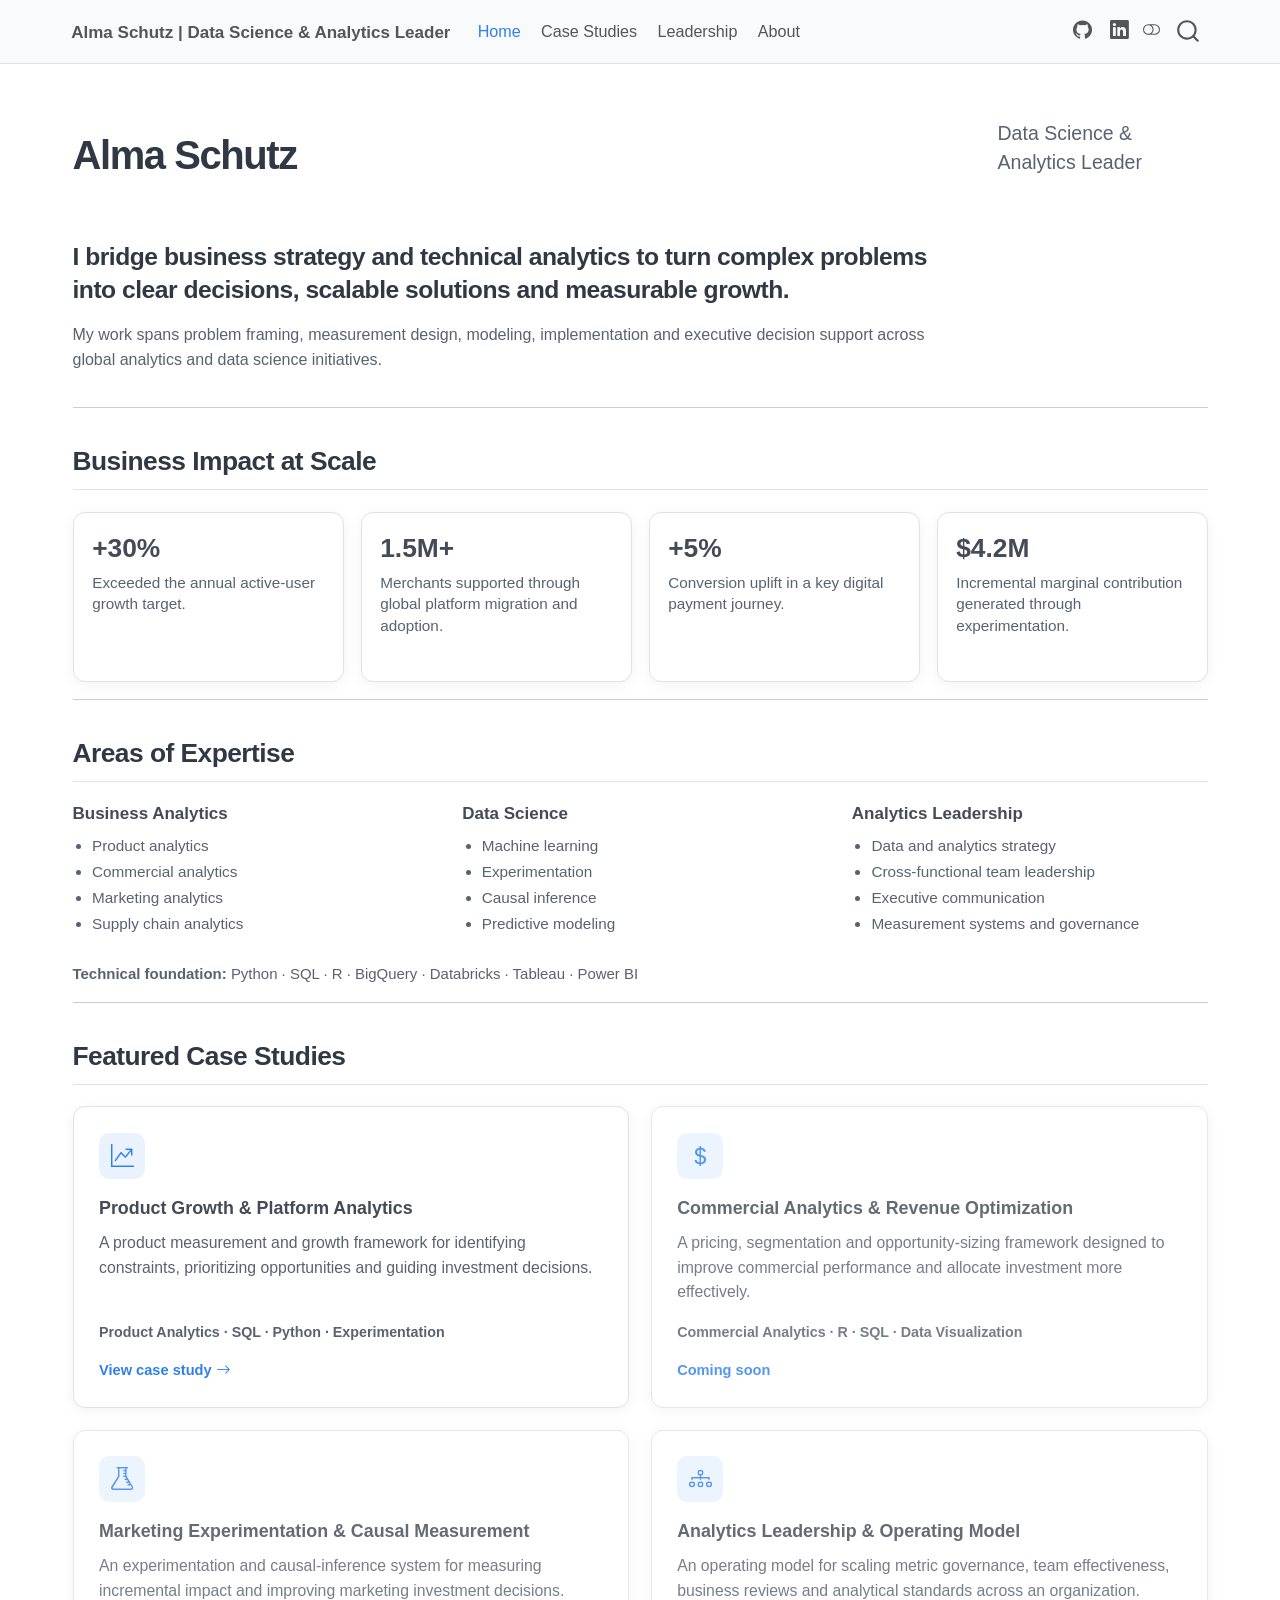
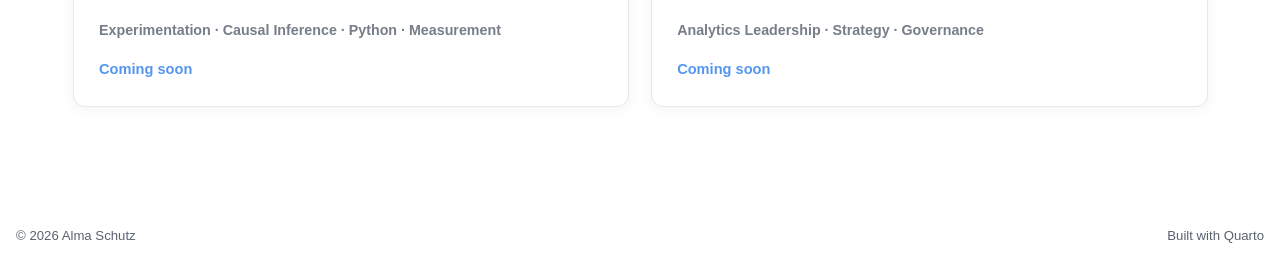
<file: index.html>
<!DOCTYPE html>
<html xmlns="http://www.w3.org/1999/xhtml" lang="en" xml:lang="en"><head>

<meta charset="utf-8">
<meta name="generator" content="quarto-1.10.18">

<meta name="viewport" content="width=device-width, initial-scale=1.0, user-scalable=yes">


<title>Alma Schutz | Data Science &amp; Analytics Leader</title>
<style>
/* Default styles provided by pandoc.
** See https://pandoc.org/MANUAL.html#variables-for-html for config info.
*/
span.smallcaps{font-variant: small-caps;}
div.columns{display: flex; gap: 1.5em;}
div.column{flex: auto;}
@media screen {
div.columns{gap: min(4vw, 1.5em);}
div.column{overflow-x: auto;}
}
div.hanging-indent{margin-left: 1.5em; text-indent: -1.5em;}
ul.task-list{list-style: none;}
ul.task-list li input[type="checkbox"] {
  width: 0.8em;
  margin: 0 0.8em 0.2em -1em; /* quarto-specific, see https://github.com/quarto-dev/quarto-cli/issues/4556 */ 
  vertical-align: middle;
}
</style>


<script src="site_libs/quarto-nav/quarto-nav.js"></script>
<script src="site_libs/quarto-nav/headroom.min.js"></script>
<script src="site_libs/clipboard/clipboard.min.js"></script>
<script src="site_libs/quarto-search/autocomplete.umd.js"></script>
<script src="site_libs/quarto-search/fuse.min.js"></script>
<script src="site_libs/quarto-search/quarto-search.js"></script>
<meta name="quarto:offset" content="./">
<script src="site_libs/quarto-html/quarto.js" type="module"></script>
<script src="site_libs/quarto-html/tabsets/tabsets.js" type="module"></script>
<script src="site_libs/quarto-html/popper.min.js"></script>
<script src="site_libs/quarto-html/tippy.umd.min.js"></script>
<link href="site_libs/quarto-html/tippy.css" rel="stylesheet">
<link href="site_libs/quarto-html/quarto-syntax-highlighting-64a204ab8560d761af7679ceaba22944.css" rel="stylesheet" class="quarto-color-scheme" id="quarto-text-highlighting-styles">
<link href="site_libs/quarto-html/quarto-syntax-highlighting-dark-b85bc7c33db8c58e0ec93c3465666fed.css" rel="stylesheet" class="quarto-color-scheme quarto-color-alternate" id="quarto-text-highlighting-styles">
<link href="site_libs/quarto-html/quarto-syntax-highlighting-64a204ab8560d761af7679ceaba22944.css" rel="stylesheet" class="quarto-color-scheme-extra" id="quarto-text-highlighting-styles">
<script src="site_libs/bootstrap/bootstrap.min.js"></script>
<link href="site_libs/bootstrap/bootstrap-icons.css" rel="stylesheet">
<link href="site_libs/bootstrap/bootstrap-445b8638c3d06994fee0907d791121c4.min.css" rel="stylesheet" append-hash="true" class="quarto-color-scheme" id="quarto-bootstrap" data-mode="light">
<link href="site_libs/bootstrap/bootstrap-dark-df07115ad9f15e2ef3479c789e6873c8.min.css" rel="stylesheet" append-hash="true" class="quarto-color-scheme quarto-color-alternate" id="quarto-bootstrap" data-mode="dark">
<link href="site_libs/bootstrap/bootstrap-445b8638c3d06994fee0907d791121c4.min.css" rel="stylesheet" append-hash="true" class="quarto-color-scheme-extra" id="quarto-bootstrap" data-mode="light">
<script id="quarto-search-options" type="application/json">{
  "location": "navbar",
  "copy-button": false,
  "collapse-after": 3,
  "panel-placement": "end",
  "type": "overlay",
  "limit": 50,
  "keyboard-shortcut": [
    "f",
    "/",
    "s"
  ],
  "show-item-context": false,
  "language": {
    "search-no-results-text": "No results",
    "search-matching-documents-text": "matching documents",
    "search-copy-link-title": "Copy link to search",
    "search-hide-matches-text": "Hide additional matches",
    "search-more-match-text": "more match in this document",
    "search-more-matches-text": "more matches in this document",
    "search-clear-button-title": "Clear",
    "search-text-placeholder": "",
    "search-detached-cancel-button-title": "Cancel",
    "search-submit-button-title": "Submit",
    "search-label": "Search"
  }
}</script>
<style>html{ scroll-behavior: smooth; }</style>
<link rel="stylesheet" href="https://cdn.jsdelivr.net/npm/bootstrap-icons@1.11.3/font/bootstrap-icons.min.css">


<link rel="stylesheet" href="styles/styles.css">
</head>

<body class="nav-fixed quarto-light"><script id="quarto-html-before-body" type="application/javascript">
    const toggleBodyColorMode = (bsSheetEl) => {
      const mode = bsSheetEl.getAttribute("data-mode");
      const bodyEl = window.document.querySelector("body");
      if (mode === "dark") {
        bodyEl.classList.add("quarto-dark");
        bodyEl.classList.remove("quarto-light");
      } else {
        bodyEl.classList.add("quarto-light");
        bodyEl.classList.remove("quarto-dark");
      }
    }
    const toggleBodyColorPrimary = () => {
      const bsSheetEl = window.document.querySelector("link#quarto-bootstrap:not([rel=disabled-stylesheet])");
      if (bsSheetEl) {
        toggleBodyColorMode(bsSheetEl);
      }
    }
    const setColorSchemeToggle = (alternate) => {
      const toggles = window.document.querySelectorAll('.quarto-color-scheme-toggle');
      for (let i=0; i < toggles.length; i++) {
        const toggle = toggles[i];
        if (toggle) {
          if (alternate) {
            toggle.classList.add("alternate");
          } else {
            toggle.classList.remove("alternate");
          }
        }
      }
    };
    const toggleColorMode = (alternate) => {
      // Switch the stylesheets
      const primaryStylesheets = window.document.querySelectorAll('link.quarto-color-scheme:not(.quarto-color-alternate)');
      const alternateStylesheets = window.document.querySelectorAll('link.quarto-color-scheme.quarto-color-alternate');
      manageTransitions('#quarto-margin-sidebar .nav-link', false);
      if (alternate) {
        // note: dark is layered on light, we don't disable primary!
        enableStylesheet(alternateStylesheets);
        for (const sheetNode of alternateStylesheets) {
          if (sheetNode.id === "quarto-bootstrap") {
            toggleBodyColorMode(sheetNode);
          }
        }
      } else {
        disableStylesheet(alternateStylesheets);
        enableStylesheet(primaryStylesheets)
        toggleBodyColorPrimary();
      }
      manageTransitions('#quarto-margin-sidebar .nav-link', true);
      // Switch the toggles
      setColorSchemeToggle(alternate)
      // Hack to workaround the fact that safari doesn't
      // properly recolor the scrollbar when toggling (#1455)
      if (navigator.userAgent.indexOf('Safari') > 0 && navigator.userAgent.indexOf('Chrome') == -1) {
        manageTransitions("body", false);
        window.scrollTo(0, 1);
        setTimeout(() => {
          window.scrollTo(0, 0);
          manageTransitions("body", true);
        }, 40);
      }
    }
    const disableStylesheet = (stylesheets) => {
      for (let i=0; i < stylesheets.length; i++) {
        const stylesheet = stylesheets[i];
        stylesheet.rel = 'disabled-stylesheet';
      }
    }
    const enableStylesheet = (stylesheets) => {
      for (let i=0; i < stylesheets.length; i++) {
        const stylesheet = stylesheets[i];
        if(stylesheet.rel !== 'stylesheet') { // for Chrome, which will still FOUC without this check
          stylesheet.rel = 'stylesheet';
        }
      }
    }
    const manageTransitions = (selector, allowTransitions) => {
      const els = window.document.querySelectorAll(selector);
      for (let i=0; i < els.length; i++) {
        const el = els[i];
        if (allowTransitions) {
          el.classList.remove('notransition');
        } else {
          el.classList.add('notransition');
        }
      }
    }
    const isFileUrl = () => {
      return window.location.protocol === 'file:';
    }
    const hasAlternateSentinel = () => {
      let styleSentinel = getColorSchemeSentinel();
      if (styleSentinel !== null) {
        return styleSentinel === "alternate";
      } else {
        return false;
      }
    }
    const setStyleSentinel = (alternate) => {
      const value = alternate ? "alternate" : "default";
      if (!isFileUrl()) {
        window.localStorage.setItem("quarto-color-scheme", value);
      } else {
        localAlternateSentinel = value;
      }
    }
    const getColorSchemeSentinel = () => {
      if (!isFileUrl()) {
        const storageValue = window.localStorage.getItem("quarto-color-scheme");
        return storageValue != null ? storageValue : localAlternateSentinel;
      } else {
        return localAlternateSentinel;
      }
    }
    const toggleGiscusIfUsed = (isAlternate, darkModeDefault) => {
      const baseTheme = document.querySelector('#giscus-base-theme')?.value ?? 'light';
      const alternateTheme = document.querySelector('#giscus-alt-theme')?.value ?? 'dark';
      let newTheme = '';
      if(authorPrefersDark) {
        newTheme = isAlternate ? baseTheme : alternateTheme;
      } else {
        newTheme = isAlternate ? alternateTheme : baseTheme;
      }
      const changeGiscusTheme = () => {
        // From: https://github.com/giscus/giscus/issues/336
        const sendMessage = (message) => {
          const iframe = document.querySelector('iframe.giscus-frame');
          if (!iframe) return;
          iframe.contentWindow.postMessage({ giscus: message }, 'https://giscus.app');
        }
        sendMessage({
          setConfig: {
            theme: newTheme
          }
        });
      }
      const isGiscussLoaded = window.document.querySelector('iframe.giscus-frame') !== null;
      if (isGiscussLoaded) {
        changeGiscusTheme();
      }
    };
    const authorPrefersDark = false;
    const darkModeDefault = authorPrefersDark;
      document.querySelector('link#quarto-text-highlighting-styles.quarto-color-scheme-extra').rel = 'disabled-stylesheet';
      document.querySelector('link#quarto-bootstrap.quarto-color-scheme-extra').rel = 'disabled-stylesheet';
    let localAlternateSentinel = darkModeDefault ? 'alternate' : 'default';
    // Dark / light mode switch
    window.quartoToggleColorScheme = () => {
      // Read the current dark / light value
      let toAlternate = !hasAlternateSentinel();
      toggleColorMode(toAlternate);
      setStyleSentinel(toAlternate);
      toggleGiscusIfUsed(toAlternate, darkModeDefault);
      window.dispatchEvent(new Event('resize'));
    };
    // Switch to dark mode if need be
    if (hasAlternateSentinel()) {
      toggleColorMode(true);
    } else {
      toggleColorMode(false);
    }
  </script>

<div id="quarto-search-results"></div>
  <header id="quarto-header" class="headroom fixed-top">
    <nav class="navbar navbar-expand-lg " data-bs-theme="dark">
      <div class="navbar-container container-fluid">
      <div class="navbar-brand-container mx-auto">
    <a class="navbar-brand" href="./index.html">
    <span class="navbar-title">Alma Schutz | Data Science &amp; Analytics Leader</span>
    </a>
  </div>
            <div id="quarto-search" class="" title="Search"></div>
          <button class="navbar-toggler" type="button" data-bs-toggle="collapse" data-bs-target="#navbarCollapse" aria-controls="navbarCollapse" role="menu" aria-expanded="false" aria-label="Toggle navigation" onclick="if (window.quartoToggleHeadroom) { window.quartoToggleHeadroom(); }">
  <span class="navbar-toggler-icon"></span>
</button>
          <div class="collapse navbar-collapse" id="navbarCollapse">
            <ul class="navbar-nav navbar-nav-scroll me-auto">
  <li class="nav-item">
    <a class="nav-link active" href="./index.html" aria-current="page"> 
<span class="menu-text">Home</span></a>
  </li>  
  <li class="nav-item">
    <a class="nav-link" href="./projects.html"> 
<span class="menu-text">Case Studies</span></a>
  </li>  
  <li class="nav-item">
    <a class="nav-link" href="./leadership.html"> 
<span class="menu-text">Leadership</span></a>
  </li>  
  <li class="nav-item">
    <a class="nav-link" href="./about.html"> 
<span class="menu-text">About</span></a>
  </li>  
</ul>
            <ul class="navbar-nav navbar-nav-scroll ms-auto">
  <li class="nav-item compact">
    <a class="nav-link" href="https://github.com/Almaschutz"> <i class="bi bi-github" role="img" aria-label="GitHub">
</i> 
<span class="menu-text"></span></a>
  </li>  
  <li class="nav-item compact">
    <a class="nav-link" href="https://www.linkedin.com/in/almaschutz"> <i class="bi bi-linkedin" role="img" aria-label="LinkedIn">
</i> 
<span class="menu-text"></span></a>
  </li>  
</ul>
          </div> <!-- /navcollapse -->
            <div class="quarto-navbar-tools">
  <a href="" class="quarto-color-scheme-toggle quarto-navigation-tool  px-1" onclick="window.quartoToggleColorScheme(); return false;" title="Toggle dark mode"><i class="bi"></i></a>
</div>
      </div> <!-- /container-fluid -->
    </nav>
</header>
<!-- content -->
<div id="quarto-content" class="quarto-container page-columns page-rows-contents page-layout-full page-navbar">
<!-- sidebar -->
<!-- margin-sidebar -->
    
<!-- main -->
<main class="content column-page" id="quarto-document-content"><header id="title-block-header" class="quarto-title-block"></header>





<section id="alma-schutz" class="level1 home-hero">
<h1>Alma Schutz</h1>
<p class="home-role">
Data Science &amp; Analytics Leader
</p>
<section id="i-bridge-business-strategy-and-technical-analytics-to-turn-complex-problems-into-clear-decisions-scalable-solutions-and-measurable-growth." class="level2">
<h2 data-anchor-id="i-bridge-business-strategy-and-technical-analytics-to-turn-complex-problems-into-clear-decisions-scalable-solutions-and-measurable-growth.">I bridge business strategy and technical analytics to turn complex problems into clear decisions, scalable solutions and measurable growth.</h2>
<p>My work spans problem framing, measurement design, modeling, implementation and executive decision support across global analytics and data science initiatives.</p>
</section>
</section>
<hr>
<section id="business-impact-at-scale" class="level2">
<h2 data-anchor-id="business-impact-at-scale">Business Impact at Scale</h2>
<div class="impact-grid">
<section id="section" class="level3 impact-card">
<h3 data-anchor-id="section">+30%</h3>
<p>Exceeded the annual active-user growth target.</p>
</section>
<section id="m" class="level3 impact-card">
<h3 data-anchor-id="m">1.5M+</h3>
<p>Merchants supported through global platform migration and adoption.</p>
</section>
<section id="section-1" class="level3 impact-card">
<h3 data-anchor-id="section-1">+5%</h3>
<p>Conversion uplift in a key digital payment journey.</p>
</section>
<section id="m-1" class="level3 impact-card">
<h3 data-anchor-id="m-1">$4.2M</h3>
<p>Incremental marginal contribution generated through experimentation.</p>
</section>
</div>
<hr>
</section>
<section id="areas-of-expertise" class="level2">
<h2 data-anchor-id="areas-of-expertise">Areas of Expertise</h2>
<div class="expertise-grid">
<section id="business-analytics" class="level3 expertise-column">
<h3 data-anchor-id="business-analytics">Business Analytics</h3>
<ul>
<li>Product analytics</li>
<li>Commercial analytics</li>
<li>Marketing analytics</li>
<li>Supply chain analytics</li>
</ul>
</section>
<section id="data-science" class="level3 expertise-column">
<h3 data-anchor-id="data-science">Data Science</h3>
<ul>
<li>Machine learning</li>
<li>Experimentation</li>
<li>Causal inference</li>
<li>Predictive modeling</li>
</ul>
</section>
<section id="analytics-leadership" class="level3 expertise-column">
<h3 data-anchor-id="analytics-leadership">Analytics Leadership</h3>
<ul>
<li>Data and analytics strategy</li>
<li>Cross-functional team leadership</li>
<li>Executive communication</li>
<li>Measurement systems and governance</li>
</ul>
</section>
</div>
<p class="technical-line">
<strong>Technical foundation:</strong> Python · SQL · R · BigQuery · Databricks · Tableau · Power BI
</p>
<hr>
</section>
<section id="featured-case-studies" class="level2">
<h2 data-anchor-id="featured-case-studies">Featured Case Studies</h2>
<div class="case-grid">

  <a href="projects/01-product-growth/" class="home-case-card">
    <div class="case-icon">
      <i class="bi bi-graph-up-arrow"></i>
    </div>

    <h3>Product Growth &amp; Platform Analytics</h3>

    <p>
      A product measurement and growth framework for identifying constraints,
      prioritizing opportunities and guiding investment decisions.
    </p>

    <div class="case-tags">
      Product Analytics · SQL · Python · Experimentation
    </div>

    <div class="case-link">
      View case study <i class="bi bi-arrow-right"></i>
    </div>
  </a>

  <div class="home-case-card home-case-card-disabled">
    <div class="case-icon">
      <i class="bi bi-currency-dollar"></i>
    </div>

    <h3>Commercial Analytics &amp; Revenue Optimization</h3>

    <p>
      A pricing, segmentation and opportunity-sizing framework designed to
      improve commercial performance and allocate investment more effectively.
    </p>

    <div class="case-tags">
      Commercial Analytics · R · SQL · Data Visualization
    </div>

    <div class="case-link case-link-muted">
      Coming soon
    </div>
  </div>

  <div class="home-case-card home-case-card-disabled">
    <div class="case-icon">
      <i class="bi bi-flask"></i>
    </div>

    <h3>Marketing Experimentation &amp; Causal Measurement</h3>

    <p>
      An experimentation and causal-inference system for measuring incremental
      impact and improving marketing investment decisions.
    </p>

    <div class="case-tags">
      Experimentation · Causal Inference · Python · Measurement
    </div>

    <div class="case-link case-link-muted">
      Coming soon
    </div>
  </div>

  <div class="home-case-card home-case-card-disabled">
    <div class="case-icon">
      <i class="bi bi-diagram-3"></i>
    </div>

    <h3>Analytics Leadership &amp; Operating Model</h3>

    <p>
      An operating model for scaling metric governance, team effectiveness,
      business reviews and analytical standards across an organization.
    </p>

    <div class="case-tags">
      Analytics Leadership · Strategy · Governance
    </div>

    <div class="case-link case-link-muted">
      Coming soon
    </div>
  </div>

</div>


</section>

</main> <!-- /main -->
<script id="quarto-html-after-body" type="application/javascript">
  window.document.addEventListener("DOMContentLoaded", function (event) {
    // Ensure there is a toggle, if there isn't float one in the top right
    if (window.document.querySelector('.quarto-color-scheme-toggle') === null) {
      const a = window.document.createElement('a');
      a.classList.add('top-right');
      a.classList.add('quarto-color-scheme-toggle');
      a.href = "";
      a.onclick = function() { try { window.quartoToggleColorScheme(); } catch {} return false; };
      const i = window.document.createElement("i");
      i.classList.add('bi');
      a.appendChild(i);
      window.document.body.appendChild(a);
    }
    setColorSchemeToggle(hasAlternateSentinel())
    const isCodeAnnotation = (el) => {
      for (const clz of el.classList) {
        if (clz.startsWith('code-annotation-')) {                     
          return true;
        }
      }
      return false;
    }
    const onCopySuccess = function(e) {
      // button target
      const button = e.trigger;
      // don't keep focus
      button.blur();
      // flash "checked"
      button.classList.add('code-copy-button-checked');
      var currentTitle = button.getAttribute("title");
      button.setAttribute("title", "Copied!");
      let tooltip;
      if (window.bootstrap) {
        button.setAttribute("data-bs-toggle", "tooltip");
        button.setAttribute("data-bs-placement", "left");
        button.setAttribute("data-bs-title", "Copied!");
        tooltip = new bootstrap.Tooltip(button, 
          { trigger: "manual", 
            customClass: "code-copy-button-tooltip",
            offset: [0, -8]});
        tooltip.show();    
      }
      setTimeout(function() {
        if (tooltip) {
          tooltip.hide();
          button.removeAttribute("data-bs-title");
          button.removeAttribute("data-bs-toggle");
          button.removeAttribute("data-bs-placement");
        }
        button.setAttribute("title", currentTitle);
        button.classList.remove('code-copy-button-checked');
      }, 1000);
      // clear code selection
      e.clearSelection();
    }
    const getTextToCopy = function(trigger) {
      const outerScaffold = trigger.parentElement.cloneNode(true);
      const codeEl = outerScaffold.querySelector('code');
      for (const childEl of codeEl.children) {
        if (isCodeAnnotation(childEl)) {
          childEl.remove();
        }
      }
      return codeEl.innerText;
    }
    const clipboard = new window.ClipboardJS('.code-copy-button:not([data-in-quarto-modal])', {
      text: getTextToCopy
    });
    clipboard.on('success', onCopySuccess);
    if (window.document.getElementById('quarto-embedded-source-code-modal')) {
      const clipboardModal = new window.ClipboardJS('.code-copy-button[data-in-quarto-modal]', {
        text: getTextToCopy,
        container: window.document.getElementById('quarto-embedded-source-code-modal')
      });
      clipboardModal.on('success', onCopySuccess);
    }
      var localhostRegex = new RegExp(/^(?:http|https):\/\/localhost\:?[0-9]*\//);
      var mailtoRegex = new RegExp(/^mailto:/);
        var filterRegex = new RegExp('/' + window.location.host + '/');
      var isInternal = (href) => {
          return filterRegex.test(href) || localhostRegex.test(href) || mailtoRegex.test(href);
      }
      // Inspect non-navigation links and adorn them if external
     var links = window.document.querySelectorAll('a[href]:not(.nav-link):not(.navbar-brand):not(.toc-action):not(.sidebar-link):not(.sidebar-item-toggle):not(.pagination-link):not(.no-external):not([aria-hidden]):not(.dropdown-item):not(.quarto-navigation-tool):not(.about-link)');
      for (var i=0; i<links.length; i++) {
        const link = links[i];
        if (!isInternal(link.href)) {
          // undo the damage that might have been done by quarto-nav.js in the case of
          // links that we want to consider external
          if (link.dataset.originalHref !== undefined) {
            link.href = link.dataset.originalHref;
          }
        }
      }
    function tippyHover(el, contentFn, onTriggerFn, onUntriggerFn) {
      const config = {
        allowHTML: true,
        maxWidth: 500,
        delay: 100,
        arrow: false,
        appendTo: function(el) {
            return el.parentElement;
        },
        interactive: true,
        interactiveBorder: 10,
        theme: 'quarto',
        placement: 'bottom-start',
      };
      if (contentFn) {
        config.content = contentFn;
      }
      if (onTriggerFn) {
        config.onTrigger = onTriggerFn;
      }
      if (onUntriggerFn) {
        config.onUntrigger = onUntriggerFn;
      }
      window.tippy(el, config); 
    }
    const noterefs = window.document.querySelectorAll('a[role="doc-noteref"]');
    for (var i=0; i<noterefs.length; i++) {
      const ref = noterefs[i];
      tippyHover(ref, function() {
        // use id or data attribute instead here
        let href = ref.getAttribute('data-footnote-href') || ref.getAttribute('href');
        try { href = new URL(href).hash; } catch {}
        const id = href.replace(/^#\/?/, "");
        const note = window.document.getElementById(id);
        if (note) {
          return note.innerHTML;
        } else {
          return "";
        }
      });
    }
    const xrefs = window.document.querySelectorAll('a.quarto-xref');
    const processXRef = (id, note) => {
      // Strip column container classes
      const stripColumnClz = (el) => {
        el.classList.remove("page-full", "page-columns");
        if (el.children) {
          for (const child of el.children) {
            stripColumnClz(child);
          }
        }
      }
      stripColumnClz(note)
      if (id === null || id.startsWith('sec-')) {
        // Special case sections, only their first couple elements
        const container = document.createElement("div");
        if (note.children && note.children.length > 2) {
          container.appendChild(note.children[0].cloneNode(true));
          for (let i = 1; i < note.children.length; i++) {
            const child = note.children[i];
            if (child.tagName === "P" && child.innerText === "") {
              continue;
            } else {
              container.appendChild(child.cloneNode(true));
              break;
            }
          }
          if (window.Quarto?.typesetMath) {
            window.Quarto.typesetMath(container);
          }
          return container.innerHTML
        } else {
          if (window.Quarto?.typesetMath) {
            window.Quarto.typesetMath(note);
          }
          return note.innerHTML;
        }
      } else {
        // Remove any anchor links if they are present
        const anchorLink = note.querySelector('a.anchorjs-link');
        if (anchorLink) {
          anchorLink.remove();
        }
        if (window.Quarto?.typesetMath) {
          window.Quarto.typesetMath(note);
        }
        if (note.classList.contains("callout")) {
          return note.outerHTML;
        } else {
          return note.innerHTML;
        }
      }
    }
    for (var i=0; i<xrefs.length; i++) {
      const xref = xrefs[i];
      tippyHover(xref, undefined, function(instance) {
        instance.disable();
        let url = xref.getAttribute('href');
        let hash = undefined; 
        if (url.startsWith('#')) {
          hash = url;
        } else {
          try { hash = new URL(url).hash; } catch {}
        }
        if (hash) {
          const id = hash.replace(/^#\/?/, "");
          const note = window.document.getElementById(id);
          if (note !== null) {
            try {
              const html = processXRef(id, note.cloneNode(true));
              instance.setContent(html);
            } finally {
              instance.enable();
              instance.show();
            }
          } else {
            // See if we can fetch this
            fetch(url.split('#')[0])
            .then(res => res.text())
            .then(html => {
              const parser = new DOMParser();
              const htmlDoc = parser.parseFromString(html, "text/html");
              const note = htmlDoc.getElementById(id);
              if (note !== null) {
                const html = processXRef(id, note);
                instance.setContent(html);
              } 
            }).finally(() => {
              instance.enable();
              instance.show();
            });
          }
        } else {
          // See if we can fetch a full url (with no hash to target)
          // This is a special case and we should probably do some content thinning / targeting
          fetch(url)
          .then(res => res.text())
          .then(html => {
            const parser = new DOMParser();
            const htmlDoc = parser.parseFromString(html, "text/html");
            const note = htmlDoc.querySelector('main.content');
            if (note !== null) {
              // This should only happen for chapter cross references
              // (since there is no id in the URL)
              // remove the first header
              if (note.children.length > 0 && note.children[0].tagName === "HEADER") {
                note.children[0].remove();
              }
              const html = processXRef(null, note);
              instance.setContent(html);
            } 
          }).finally(() => {
            instance.enable();
            instance.show();
          });
        }
      }, function(instance) {
      });
    }
        let selectedAnnoteEl;
        const selectorForAnnotation = ( cell, annotation) => {
          let cellAttr = 'data-code-cell="' + cell + '"';
          let lineAttr = 'data-code-annotation="' +  annotation + '"';
          const selector = 'span[' + cellAttr + '][' + lineAttr + ']';
          return selector;
        }
        const selectCodeLines = (annoteEl) => {
          const doc = window.document;
          const targetCell = annoteEl.getAttribute("data-target-cell");
          const targetAnnotation = annoteEl.getAttribute("data-target-annotation");
          const annoteSpan = window.document.querySelector(selectorForAnnotation(targetCell, targetAnnotation));
          const lines = annoteSpan.getAttribute("data-code-lines").split(",");
          const lineIds = lines.map((line) => {
            return targetCell + "-" + line;
          })
          let top = null;
          let height = null;
          let parent = null;
          if (lineIds.length > 0) {
              //compute the position of the single el (top and bottom and make a div)
              const el = window.document.getElementById(lineIds[0]);
              top = el.offsetTop;
              height = el.offsetHeight;
              parent = el.parentElement.parentElement;
            if (lineIds.length > 1) {
              const lastEl = window.document.getElementById(lineIds[lineIds.length - 1]);
              const bottom = lastEl.offsetTop + lastEl.offsetHeight;
              height = bottom - top;
            }
            if (top !== null && height !== null && parent !== null) {
              // cook up a div (if necessary) and position it 
              let div = window.document.getElementById("code-annotation-line-highlight");
              if (div === null) {
                div = window.document.createElement("div");
                div.setAttribute("id", "code-annotation-line-highlight");
                div.style.position = 'absolute';
                parent.appendChild(div);
              }
              div.style.top = top - 2 + "px";
              div.style.height = height + 4 + "px";
              div.style.left = 0;
              let gutterDiv = window.document.getElementById("code-annotation-line-highlight-gutter");
              if (gutterDiv === null) {
                gutterDiv = window.document.createElement("div");
                gutterDiv.setAttribute("id", "code-annotation-line-highlight-gutter");
                gutterDiv.style.position = 'absolute';
                const codeCell = window.document.getElementById(targetCell);
                const gutter = codeCell.querySelector('.code-annotation-gutter');
                gutter.appendChild(gutterDiv);
              }
              gutterDiv.style.top = top - 2 + "px";
              gutterDiv.style.height = height + 4 + "px";
            }
            selectedAnnoteEl = annoteEl;
          }
        };
        const unselectCodeLines = () => {
          const elementsIds = ["code-annotation-line-highlight", "code-annotation-line-highlight-gutter"];
          elementsIds.forEach((elId) => {
            const div = window.document.getElementById(elId);
            if (div) {
              div.remove();
            }
          });
          selectedAnnoteEl = undefined;
        };
          // Handle positioning of the toggle
      window.addEventListener(
        "resize",
        throttle(() => {
          elRect = undefined;
          if (selectedAnnoteEl) {
            selectCodeLines(selectedAnnoteEl);
          }
        }, 10)
      );
      function throttle(fn, ms) {
      let throttle = false;
      let timer;
        return (...args) => {
          if(!throttle) { // first call gets through
              fn.apply(this, args);
              throttle = true;
          } else { // all the others get throttled
              if(timer) clearTimeout(timer); // cancel #2
              timer = setTimeout(() => {
                fn.apply(this, args);
                timer = throttle = false;
              }, ms);
          }
        };
      }
        // Attach click handler to the DT
        const annoteDls = window.document.querySelectorAll('dt[data-target-cell]');
        for (const annoteDlNode of annoteDls) {
          annoteDlNode.addEventListener('click', (event) => {
            const clickedEl = event.target;
            if (clickedEl !== selectedAnnoteEl) {
              unselectCodeLines();
              const activeEl = window.document.querySelector('dt[data-target-cell].code-annotation-active');
              if (activeEl) {
                activeEl.classList.remove('code-annotation-active');
              }
              selectCodeLines(clickedEl);
              clickedEl.classList.add('code-annotation-active');
            } else {
              // Unselect the line
              unselectCodeLines();
              clickedEl.classList.remove('code-annotation-active');
            }
          });
        }
    const findCites = (el) => {
      const parentEl = el.parentElement;
      if (parentEl) {
        const cites = parentEl.dataset.cites;
        if (cites) {
          return {
            el,
            cites: cites.split(' ')
          };
        } else {
          return findCites(el.parentElement)
        }
      } else {
        return undefined;
      }
    };
    var bibliorefs = window.document.querySelectorAll('a[role="doc-biblioref"]');
    for (var i=0; i<bibliorefs.length; i++) {
      const ref = bibliorefs[i];
      const citeInfo = findCites(ref);
      if (citeInfo) {
        tippyHover(citeInfo.el, function() {
          var popup = window.document.createElement('div');
          citeInfo.cites.forEach(function(cite) {
            var citeDiv = window.document.createElement('div');
            citeDiv.classList.add('hanging-indent');
            citeDiv.classList.add('csl-entry');
            var biblioDiv = window.document.getElementById('ref-' + cite);
            if (biblioDiv) {
              citeDiv.innerHTML = biblioDiv.innerHTML;
            }
            popup.appendChild(citeDiv);
          });
          return popup.innerHTML;
        });
      }
    }
  });
  </script>
</div> <!-- /content -->
<footer class="footer">
  <div class="nav-footer">
    <div class="nav-footer-left">
<p>© 2026 Alma Schutz</p>
</div>   
    <div class="nav-footer-center">
      &nbsp;
    </div>
    <div class="nav-footer-right">
<p>Built with Quarto</p>
</div>
  </div>
</footer>




<script src="site_libs/quarto-html/zenscroll-min.js"></script>
</body></html>
</file>
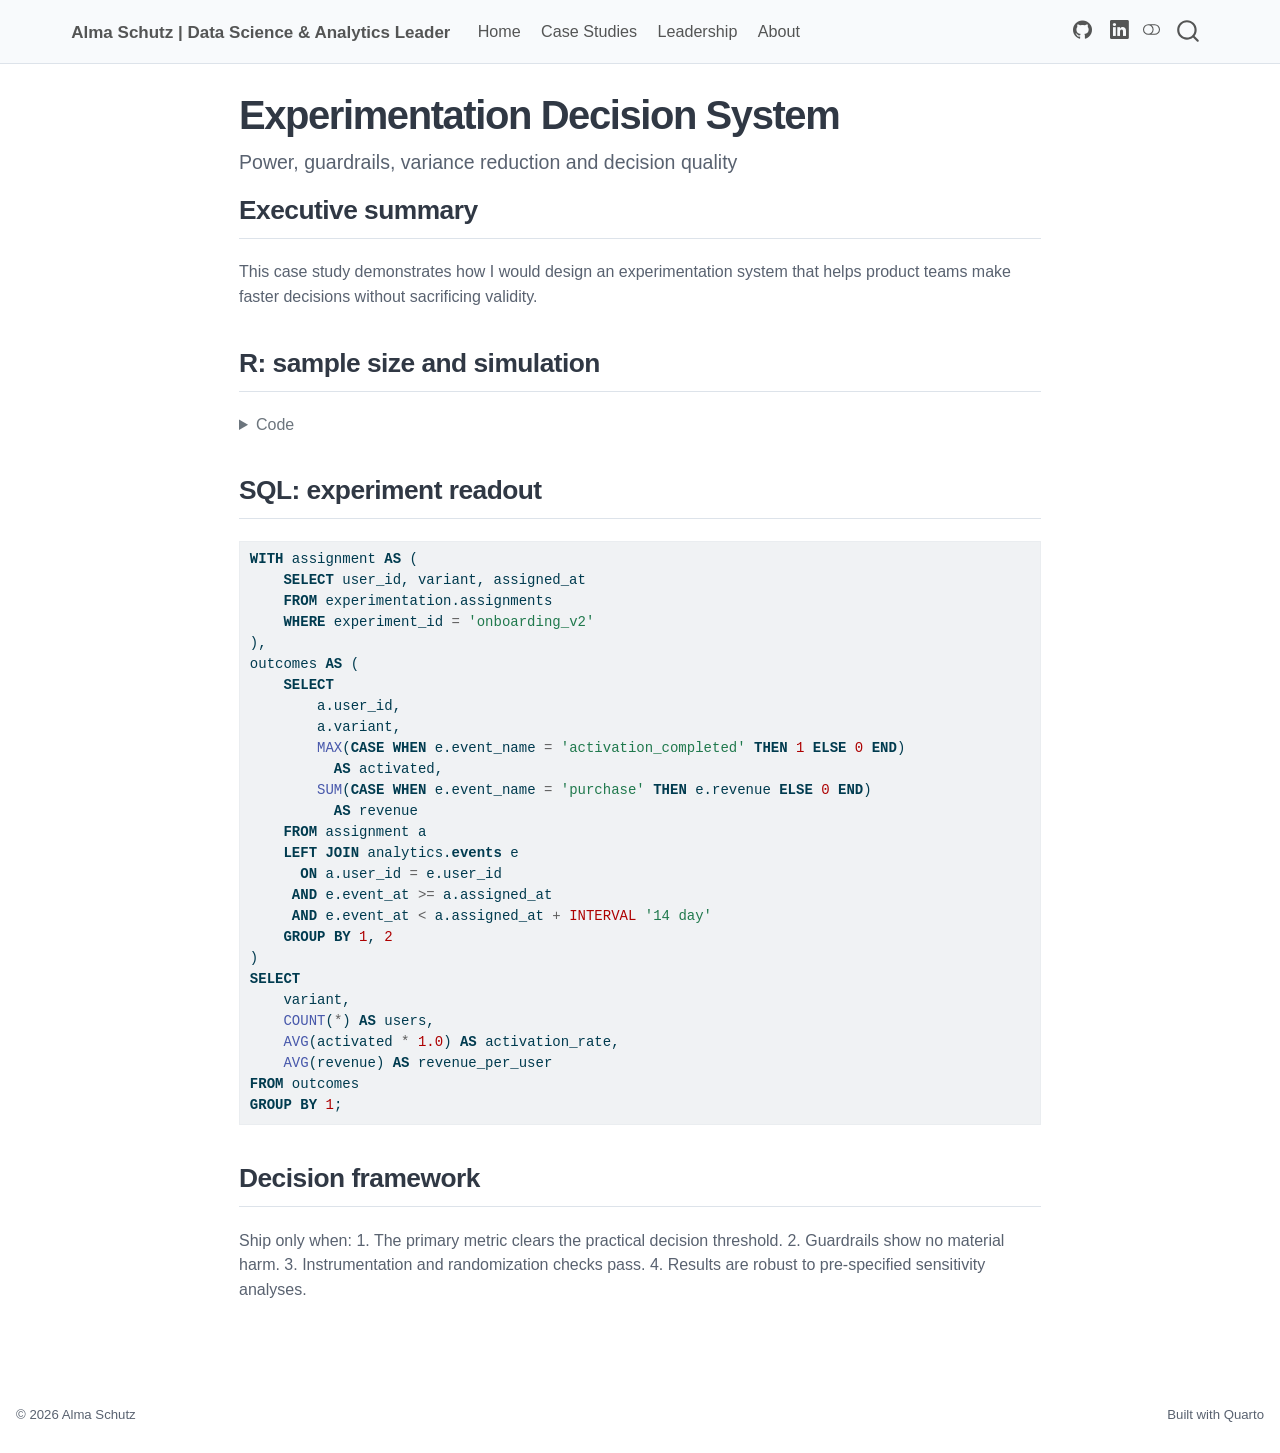
<file: projects/02-experimentation/index.html>
<!DOCTYPE html>
<html xmlns="http://www.w3.org/1999/xhtml" lang="en" xml:lang="en"><head>

<meta charset="utf-8">
<meta name="generator" content="quarto-1.10.18">

<meta name="viewport" content="width=device-width, initial-scale=1.0, user-scalable=yes">


<title>Experimentation Decision System – Alma Schutz | Data Science &amp; Analytics Leader</title>
<style>
/* Default styles provided by pandoc.
** See https://pandoc.org/MANUAL.html#variables-for-html for config info.
*/
span.smallcaps{font-variant: small-caps;}
div.columns{display: flex; gap: 1.5em;}
div.column{flex: auto;}
@media screen {
div.columns{gap: min(4vw, 1.5em);}
div.column{overflow-x: auto;}
}
div.hanging-indent{margin-left: 1.5em; text-indent: -1.5em;}
ul.task-list{list-style: none;}
ul.task-list li input[type="checkbox"] {
  width: 0.8em;
  margin: 0 0.8em 0.2em -1em; /* quarto-specific, see https://github.com/quarto-dev/quarto-cli/issues/4556 */ 
  vertical-align: middle;
}
/* CSS for syntax highlighting */
html { -webkit-text-size-adjust: 100%; }
pre > code.sourceCode { white-space: pre; position: relative; }
pre > code.sourceCode > span { display: inline-block; line-height: 1.25; }
pre > code.sourceCode > span:empty { height: 1.2em; }
.sourceCode { overflow: visible; }
code.sourceCode > span { color: inherit; text-decoration: inherit; }
div.sourceCode { margin: 1em 0; }
pre.sourceCode { margin: 0; }
@media screen {
div.sourceCode { overflow: auto; }
}
@media print {
pre > code.sourceCode { white-space: pre-wrap; }
pre > code.sourceCode > span { text-indent: -5em; padding-left: 5em; }
}
pre.numberSource code
  { counter-reset: source-line 0; }
pre.numberSource code > span
  { position: relative; left: -4em; counter-increment: source-line; }
pre.numberSource code > span > a:first-child::before
  { content: counter(source-line);
    position: relative; left: -1em; text-align: right; vertical-align: baseline;
    border: none; display: inline-block;
    -webkit-touch-callout: none; -webkit-user-select: none;
    -khtml-user-select: none; -moz-user-select: none;
    -ms-user-select: none; user-select: none;
    padding: 0 4px; width: 4em;
  }
pre.numberSource { margin-left: 3em;  padding-left: 4px; }
div.sourceCode
  {   }
@media screen {
pre > code.sourceCode > span > a:first-child::before { text-decoration: underline; }
}
</style>


<script src="../../site_libs/quarto-nav/quarto-nav.js"></script>
<script src="../../site_libs/quarto-nav/headroom.min.js"></script>
<script src="../../site_libs/clipboard/clipboard.min.js"></script>
<script src="../../site_libs/quarto-search/autocomplete.umd.js"></script>
<script src="../../site_libs/quarto-search/fuse.min.js"></script>
<script src="../../site_libs/quarto-search/quarto-search.js"></script>
<meta name="quarto:offset" content="../../">
<script src="../../site_libs/quarto-html/quarto.js" type="module"></script>
<script src="../../site_libs/quarto-html/tabsets/tabsets.js" type="module"></script>
<script src="../../site_libs/quarto-html/popper.min.js"></script>
<script src="../../site_libs/quarto-html/tippy.umd.min.js"></script>
<link href="../../site_libs/quarto-html/tippy.css" rel="stylesheet">
<link href="../../site_libs/quarto-html/quarto-syntax-highlighting-64a204ab8560d761af7679ceaba22944.css" rel="stylesheet" class="quarto-color-scheme" id="quarto-text-highlighting-styles">
<link href="../../site_libs/quarto-html/quarto-syntax-highlighting-dark-b85bc7c33db8c58e0ec93c3465666fed.css" rel="stylesheet" class="quarto-color-scheme quarto-color-alternate" id="quarto-text-highlighting-styles">
<link href="../../site_libs/quarto-html/quarto-syntax-highlighting-64a204ab8560d761af7679ceaba22944.css" rel="stylesheet" class="quarto-color-scheme-extra" id="quarto-text-highlighting-styles">
<script src="../../site_libs/bootstrap/bootstrap.min.js"></script>
<link href="../../site_libs/bootstrap/bootstrap-icons.css" rel="stylesheet">
<link href="../../site_libs/bootstrap/bootstrap-445b8638c3d06994fee0907d791121c4.min.css" rel="stylesheet" append-hash="true" class="quarto-color-scheme" id="quarto-bootstrap" data-mode="light">
<link href="../../site_libs/bootstrap/bootstrap-dark-df07115ad9f15e2ef3479c789e6873c8.min.css" rel="stylesheet" append-hash="true" class="quarto-color-scheme quarto-color-alternate" id="quarto-bootstrap" data-mode="dark">
<link href="../../site_libs/bootstrap/bootstrap-445b8638c3d06994fee0907d791121c4.min.css" rel="stylesheet" append-hash="true" class="quarto-color-scheme-extra" id="quarto-bootstrap" data-mode="light">
<script id="quarto-search-options" type="application/json">{
  "location": "navbar",
  "copy-button": false,
  "collapse-after": 3,
  "panel-placement": "end",
  "type": "overlay",
  "limit": 50,
  "keyboard-shortcut": [
    "f",
    "/",
    "s"
  ],
  "show-item-context": false,
  "language": {
    "search-no-results-text": "No results",
    "search-matching-documents-text": "matching documents",
    "search-copy-link-title": "Copy link to search",
    "search-hide-matches-text": "Hide additional matches",
    "search-more-match-text": "more match in this document",
    "search-more-matches-text": "more matches in this document",
    "search-clear-button-title": "Clear",
    "search-text-placeholder": "",
    "search-detached-cancel-button-title": "Cancel",
    "search-submit-button-title": "Submit",
    "search-label": "Search"
  }
}</script>
<style>html{ scroll-behavior: smooth; }</style>
<link rel="stylesheet" href="https://cdn.jsdelivr.net/npm/bootstrap-icons@1.11.3/font/bootstrap-icons.min.css">


<link rel="stylesheet" href="../../styles/styles.css">
</head>

<body class="nav-fixed fullcontent quarto-light"><script id="quarto-html-before-body" type="application/javascript">
    const toggleBodyColorMode = (bsSheetEl) => {
      const mode = bsSheetEl.getAttribute("data-mode");
      const bodyEl = window.document.querySelector("body");
      if (mode === "dark") {
        bodyEl.classList.add("quarto-dark");
        bodyEl.classList.remove("quarto-light");
      } else {
        bodyEl.classList.add("quarto-light");
        bodyEl.classList.remove("quarto-dark");
      }
    }
    const toggleBodyColorPrimary = () => {
      const bsSheetEl = window.document.querySelector("link#quarto-bootstrap:not([rel=disabled-stylesheet])");
      if (bsSheetEl) {
        toggleBodyColorMode(bsSheetEl);
      }
    }
    const setColorSchemeToggle = (alternate) => {
      const toggles = window.document.querySelectorAll('.quarto-color-scheme-toggle');
      for (let i=0; i < toggles.length; i++) {
        const toggle = toggles[i];
        if (toggle) {
          if (alternate) {
            toggle.classList.add("alternate");
          } else {
            toggle.classList.remove("alternate");
          }
        }
      }
    };
    const toggleColorMode = (alternate) => {
      // Switch the stylesheets
      const primaryStylesheets = window.document.querySelectorAll('link.quarto-color-scheme:not(.quarto-color-alternate)');
      const alternateStylesheets = window.document.querySelectorAll('link.quarto-color-scheme.quarto-color-alternate');
      manageTransitions('#quarto-margin-sidebar .nav-link', false);
      if (alternate) {
        // note: dark is layered on light, we don't disable primary!
        enableStylesheet(alternateStylesheets);
        for (const sheetNode of alternateStylesheets) {
          if (sheetNode.id === "quarto-bootstrap") {
            toggleBodyColorMode(sheetNode);
          }
        }
      } else {
        disableStylesheet(alternateStylesheets);
        enableStylesheet(primaryStylesheets)
        toggleBodyColorPrimary();
      }
      manageTransitions('#quarto-margin-sidebar .nav-link', true);
      // Switch the toggles
      setColorSchemeToggle(alternate)
      // Hack to workaround the fact that safari doesn't
      // properly recolor the scrollbar when toggling (#1455)
      if (navigator.userAgent.indexOf('Safari') > 0 && navigator.userAgent.indexOf('Chrome') == -1) {
        manageTransitions("body", false);
        window.scrollTo(0, 1);
        setTimeout(() => {
          window.scrollTo(0, 0);
          manageTransitions("body", true);
        }, 40);
      }
    }
    const disableStylesheet = (stylesheets) => {
      for (let i=0; i < stylesheets.length; i++) {
        const stylesheet = stylesheets[i];
        stylesheet.rel = 'disabled-stylesheet';
      }
    }
    const enableStylesheet = (stylesheets) => {
      for (let i=0; i < stylesheets.length; i++) {
        const stylesheet = stylesheets[i];
        if(stylesheet.rel !== 'stylesheet') { // for Chrome, which will still FOUC without this check
          stylesheet.rel = 'stylesheet';
        }
      }
    }
    const manageTransitions = (selector, allowTransitions) => {
      const els = window.document.querySelectorAll(selector);
      for (let i=0; i < els.length; i++) {
        const el = els[i];
        if (allowTransitions) {
          el.classList.remove('notransition');
        } else {
          el.classList.add('notransition');
        }
      }
    }
    const isFileUrl = () => {
      return window.location.protocol === 'file:';
    }
    const hasAlternateSentinel = () => {
      let styleSentinel = getColorSchemeSentinel();
      if (styleSentinel !== null) {
        return styleSentinel === "alternate";
      } else {
        return false;
      }
    }
    const setStyleSentinel = (alternate) => {
      const value = alternate ? "alternate" : "default";
      if (!isFileUrl()) {
        window.localStorage.setItem("quarto-color-scheme", value);
      } else {
        localAlternateSentinel = value;
      }
    }
    const getColorSchemeSentinel = () => {
      if (!isFileUrl()) {
        const storageValue = window.localStorage.getItem("quarto-color-scheme");
        return storageValue != null ? storageValue : localAlternateSentinel;
      } else {
        return localAlternateSentinel;
      }
    }
    const toggleGiscusIfUsed = (isAlternate, darkModeDefault) => {
      const baseTheme = document.querySelector('#giscus-base-theme')?.value ?? 'light';
      const alternateTheme = document.querySelector('#giscus-alt-theme')?.value ?? 'dark';
      let newTheme = '';
      if(authorPrefersDark) {
        newTheme = isAlternate ? baseTheme : alternateTheme;
      } else {
        newTheme = isAlternate ? alternateTheme : baseTheme;
      }
      const changeGiscusTheme = () => {
        // From: https://github.com/giscus/giscus/issues/336
        const sendMessage = (message) => {
          const iframe = document.querySelector('iframe.giscus-frame');
          if (!iframe) return;
          iframe.contentWindow.postMessage({ giscus: message }, 'https://giscus.app');
        }
        sendMessage({
          setConfig: {
            theme: newTheme
          }
        });
      }
      const isGiscussLoaded = window.document.querySelector('iframe.giscus-frame') !== null;
      if (isGiscussLoaded) {
        changeGiscusTheme();
      }
    };
    const authorPrefersDark = false;
    const darkModeDefault = authorPrefersDark;
      document.querySelector('link#quarto-text-highlighting-styles.quarto-color-scheme-extra').rel = 'disabled-stylesheet';
      document.querySelector('link#quarto-bootstrap.quarto-color-scheme-extra').rel = 'disabled-stylesheet';
    let localAlternateSentinel = darkModeDefault ? 'alternate' : 'default';
    // Dark / light mode switch
    window.quartoToggleColorScheme = () => {
      // Read the current dark / light value
      let toAlternate = !hasAlternateSentinel();
      toggleColorMode(toAlternate);
      setStyleSentinel(toAlternate);
      toggleGiscusIfUsed(toAlternate, darkModeDefault);
      window.dispatchEvent(new Event('resize'));
    };
    // Switch to dark mode if need be
    if (hasAlternateSentinel()) {
      toggleColorMode(true);
    } else {
      toggleColorMode(false);
    }
  </script>

<div id="quarto-search-results"></div>
  <header id="quarto-header" class="headroom fixed-top">
    <nav class="navbar navbar-expand-lg " data-bs-theme="dark">
      <div class="navbar-container container-fluid">
      <div class="navbar-brand-container mx-auto">
    <a class="navbar-brand" href="../../index.html">
    <span class="navbar-title">Alma Schutz | Data Science &amp; Analytics Leader</span>
    </a>
  </div>
            <div id="quarto-search" class="" title="Search"></div>
          <button class="navbar-toggler" type="button" data-bs-toggle="collapse" data-bs-target="#navbarCollapse" aria-controls="navbarCollapse" role="menu" aria-expanded="false" aria-label="Toggle navigation" onclick="if (window.quartoToggleHeadroom) { window.quartoToggleHeadroom(); }">
  <span class="navbar-toggler-icon"></span>
</button>
          <div class="collapse navbar-collapse" id="navbarCollapse">
            <ul class="navbar-nav navbar-nav-scroll me-auto">
  <li class="nav-item">
    <a class="nav-link" href="../../index.html"> 
<span class="menu-text">Home</span></a>
  </li>  
  <li class="nav-item">
    <a class="nav-link" href="../../projects.html"> 
<span class="menu-text">Case Studies</span></a>
  </li>  
  <li class="nav-item">
    <a class="nav-link" href="../../leadership.html"> 
<span class="menu-text">Leadership</span></a>
  </li>  
  <li class="nav-item">
    <a class="nav-link" href="../../about.html"> 
<span class="menu-text">About</span></a>
  </li>  
</ul>
            <ul class="navbar-nav navbar-nav-scroll ms-auto">
  <li class="nav-item compact">
    <a class="nav-link" href="https://github.com/Almaschutz"> <i class="bi bi-github" role="img" aria-label="GitHub">
</i> 
<span class="menu-text"></span></a>
  </li>  
  <li class="nav-item compact">
    <a class="nav-link" href="https://www.linkedin.com/in/almaschutz"> <i class="bi bi-linkedin" role="img" aria-label="LinkedIn">
</i> 
<span class="menu-text"></span></a>
  </li>  
</ul>
          </div> <!-- /navcollapse -->
            <div class="quarto-navbar-tools">
  <a href="" class="quarto-color-scheme-toggle quarto-navigation-tool  px-1" onclick="window.quartoToggleColorScheme(); return false;" title="Toggle dark mode"><i class="bi"></i></a>
</div>
      </div> <!-- /container-fluid -->
    </nav>
</header>
<!-- content -->
<div id="quarto-content" class="quarto-container page-columns page-rows-contents page-layout-article page-navbar">
<!-- sidebar -->
<!-- margin-sidebar -->
    
<!-- main -->
<main class="content" id="quarto-document-content">


<header id="title-block-header" class="quarto-title-block default">
<div class="quarto-title">
<h1 class="title">Experimentation Decision System</h1>
<p class="subtitle lead">Power, guardrails, variance reduction and decision quality</p>
</div>



<div class="quarto-title-meta">

    
  
    
  </div>
  


</header>


<section id="executive-summary" class="level2">
<h2 data-anchor-id="executive-summary">Executive summary</h2>
<p>This case study demonstrates how I would design an experimentation system that helps product teams make faster decisions without sacrificing validity.</p>
</section>
<section id="r-sample-size-and-simulation" class="level2">
<h2 data-anchor-id="r-sample-size-and-simulation">R: sample size and simulation</h2>
<div class="cell">
<details class="code-fold">
<summary>Code</summary>
<div class="code-copy-outer-scaffold"><div class="sourceCode cell-code" id="cb1"><pre class="sourceCode r code-with-copy"><code class="sourceCode r"><span id="cb1-1"><a href="#cb1-1" aria-hidden="true" tabindex="-1"></a><span class="fu">library</span>(tidyverse)</span>
<span id="cb1-2"><a href="#cb1-2" aria-hidden="true" tabindex="-1"></a><span class="fu">library</span>(pwr)</span>
<span id="cb1-3"><a href="#cb1-3" aria-hidden="true" tabindex="-1"></a></span>
<span id="cb1-4"><a href="#cb1-4" aria-hidden="true" tabindex="-1"></a>baseline <span class="ot">&lt;-</span> <span class="fl">0.20</span></span>
<span id="cb1-5"><a href="#cb1-5" aria-hidden="true" tabindex="-1"></a>relative_mde <span class="ot">&lt;-</span> <span class="fl">0.05</span></span>
<span id="cb1-6"><a href="#cb1-6" aria-hidden="true" tabindex="-1"></a>treatment <span class="ot">&lt;-</span> baseline <span class="sc">*</span> (<span class="dv">1</span> <span class="sc">+</span> relative_mde)</span>
<span id="cb1-7"><a href="#cb1-7" aria-hidden="true" tabindex="-1"></a></span>
<span id="cb1-8"><a href="#cb1-8" aria-hidden="true" tabindex="-1"></a>h <span class="ot">&lt;-</span> <span class="fu">ES.h</span>(treatment, baseline)</span>
<span id="cb1-9"><a href="#cb1-9" aria-hidden="true" tabindex="-1"></a></span>
<span id="cb1-10"><a href="#cb1-10" aria-hidden="true" tabindex="-1"></a>result <span class="ot">&lt;-</span> <span class="fu">tibble</span>(</span>
<span id="cb1-11"><a href="#cb1-11" aria-hidden="true" tabindex="-1"></a>  <span class="at">n_per_group =</span> <span class="fu">seq</span>(<span class="dv">1000</span>, <span class="dv">30000</span>, <span class="at">by =</span> <span class="dv">1000</span>),</span>
<span id="cb1-12"><a href="#cb1-12" aria-hidden="true" tabindex="-1"></a>  <span class="at">power =</span> <span class="fu">map_dbl</span>(</span>
<span id="cb1-13"><a href="#cb1-13" aria-hidden="true" tabindex="-1"></a>    n_per_group,</span>
<span id="cb1-14"><a href="#cb1-14" aria-hidden="true" tabindex="-1"></a>    <span class="sc">~</span> <span class="fu">pwr.2p.test</span>(</span>
<span id="cb1-15"><a href="#cb1-15" aria-hidden="true" tabindex="-1"></a>        <span class="at">h =</span> h,</span>
<span id="cb1-16"><a href="#cb1-16" aria-hidden="true" tabindex="-1"></a>        <span class="at">n =</span> .x,</span>
<span id="cb1-17"><a href="#cb1-17" aria-hidden="true" tabindex="-1"></a>        <span class="at">sig.level =</span> <span class="fl">0.05</span>,</span>
<span id="cb1-18"><a href="#cb1-18" aria-hidden="true" tabindex="-1"></a>        <span class="at">alternative =</span> <span class="st">"two.sided"</span></span>
<span id="cb1-19"><a href="#cb1-19" aria-hidden="true" tabindex="-1"></a>      )<span class="sc">$</span>power</span>
<span id="cb1-20"><a href="#cb1-20" aria-hidden="true" tabindex="-1"></a>  )</span>
<span id="cb1-21"><a href="#cb1-21" aria-hidden="true" tabindex="-1"></a>)</span>
<span id="cb1-22"><a href="#cb1-22" aria-hidden="true" tabindex="-1"></a></span>
<span id="cb1-23"><a href="#cb1-23" aria-hidden="true" tabindex="-1"></a><span class="fu">ggplot</span>(result, <span class="fu">aes</span>(n_per_group, power)) <span class="sc">+</span></span>
<span id="cb1-24"><a href="#cb1-24" aria-hidden="true" tabindex="-1"></a>  <span class="fu">geom_line</span>(<span class="at">linewidth =</span> <span class="dv">1</span>) <span class="sc">+</span></span>
<span id="cb1-25"><a href="#cb1-25" aria-hidden="true" tabindex="-1"></a>  <span class="fu">geom_hline</span>(<span class="at">yintercept =</span> <span class="fl">0.80</span>, <span class="at">linetype =</span> <span class="st">"dashed"</span>) <span class="sc">+</span></span>
<span id="cb1-26"><a href="#cb1-26" aria-hidden="true" tabindex="-1"></a>  <span class="fu">scale_y_continuous</span>(<span class="at">labels =</span> scales<span class="sc">::</span>percent) <span class="sc">+</span></span>
<span id="cb1-27"><a href="#cb1-27" aria-hidden="true" tabindex="-1"></a>  <span class="fu">labs</span>(</span>
<span id="cb1-28"><a href="#cb1-28" aria-hidden="true" tabindex="-1"></a>    <span class="at">title =</span> <span class="st">"Sample size required for reliable detection"</span>,</span>
<span id="cb1-29"><a href="#cb1-29" aria-hidden="true" tabindex="-1"></a>    <span class="at">x =</span> <span class="st">"Users per group"</span>,</span>
<span id="cb1-30"><a href="#cb1-30" aria-hidden="true" tabindex="-1"></a>    <span class="at">y =</span> <span class="st">"Statistical power"</span></span>
<span id="cb1-31"><a href="#cb1-31" aria-hidden="true" tabindex="-1"></a>  ) <span class="sc">+</span></span>
<span id="cb1-32"><a href="#cb1-32" aria-hidden="true" tabindex="-1"></a>  <span class="fu">theme_minimal</span>(<span class="at">base_size =</span> <span class="dv">12</span>)</span></code></pre></div><button title="Copy to Clipboard" class="code-copy-button"><i class="bi"></i></button></div>
</details>
</div>
</section>
<section id="sql-experiment-readout" class="level2">
<h2 data-anchor-id="sql-experiment-readout">SQL: experiment readout</h2>
<div class="code-copy-outer-scaffold"><div class="sourceCode" id="cb2"><pre class="sourceCode sql code-with-copy"><code class="sourceCode sql"><span id="cb2-1"><a href="#cb2-1" aria-hidden="true" tabindex="-1"></a><span class="kw">WITH</span> assignment <span class="kw">AS</span> (</span>
<span id="cb2-2"><a href="#cb2-2" aria-hidden="true" tabindex="-1"></a>    <span class="kw">SELECT</span> user_id, variant, assigned_at</span>
<span id="cb2-3"><a href="#cb2-3" aria-hidden="true" tabindex="-1"></a>    <span class="kw">FROM</span> experimentation.assignments</span>
<span id="cb2-4"><a href="#cb2-4" aria-hidden="true" tabindex="-1"></a>    <span class="kw">WHERE</span> experiment_id <span class="op">=</span> <span class="st">'onboarding_v2'</span></span>
<span id="cb2-5"><a href="#cb2-5" aria-hidden="true" tabindex="-1"></a>),</span>
<span id="cb2-6"><a href="#cb2-6" aria-hidden="true" tabindex="-1"></a>outcomes <span class="kw">AS</span> (</span>
<span id="cb2-7"><a href="#cb2-7" aria-hidden="true" tabindex="-1"></a>    <span class="kw">SELECT</span></span>
<span id="cb2-8"><a href="#cb2-8" aria-hidden="true" tabindex="-1"></a>        a.user_id,</span>
<span id="cb2-9"><a href="#cb2-9" aria-hidden="true" tabindex="-1"></a>        a.variant,</span>
<span id="cb2-10"><a href="#cb2-10" aria-hidden="true" tabindex="-1"></a>        <span class="fu">MAX</span>(<span class="cf">CASE</span> <span class="cf">WHEN</span> e.event_name <span class="op">=</span> <span class="st">'activation_completed'</span> <span class="cf">THEN</span> <span class="dv">1</span> <span class="cf">ELSE</span> <span class="dv">0</span> <span class="cf">END</span>)</span>
<span id="cb2-11"><a href="#cb2-11" aria-hidden="true" tabindex="-1"></a>          <span class="kw">AS</span> activated,</span>
<span id="cb2-12"><a href="#cb2-12" aria-hidden="true" tabindex="-1"></a>        <span class="fu">SUM</span>(<span class="cf">CASE</span> <span class="cf">WHEN</span> e.event_name <span class="op">=</span> <span class="st">'purchase'</span> <span class="cf">THEN</span> e.revenue <span class="cf">ELSE</span> <span class="dv">0</span> <span class="cf">END</span>)</span>
<span id="cb2-13"><a href="#cb2-13" aria-hidden="true" tabindex="-1"></a>          <span class="kw">AS</span> revenue</span>
<span id="cb2-14"><a href="#cb2-14" aria-hidden="true" tabindex="-1"></a>    <span class="kw">FROM</span> assignment a</span>
<span id="cb2-15"><a href="#cb2-15" aria-hidden="true" tabindex="-1"></a>    <span class="kw">LEFT</span> <span class="kw">JOIN</span> analytics.<span class="kw">events</span> e</span>
<span id="cb2-16"><a href="#cb2-16" aria-hidden="true" tabindex="-1"></a>      <span class="kw">ON</span> a.user_id <span class="op">=</span> e.user_id</span>
<span id="cb2-17"><a href="#cb2-17" aria-hidden="true" tabindex="-1"></a>     <span class="kw">AND</span> e.event_at <span class="op">&gt;=</span> a.assigned_at</span>
<span id="cb2-18"><a href="#cb2-18" aria-hidden="true" tabindex="-1"></a>     <span class="kw">AND</span> e.event_at <span class="op">&lt;</span> a.assigned_at <span class="op">+</span> <span class="dt">INTERVAL</span> <span class="st">'14 day'</span></span>
<span id="cb2-19"><a href="#cb2-19" aria-hidden="true" tabindex="-1"></a>    <span class="kw">GROUP</span> <span class="kw">BY</span> <span class="dv">1</span>, <span class="dv">2</span></span>
<span id="cb2-20"><a href="#cb2-20" aria-hidden="true" tabindex="-1"></a>)</span>
<span id="cb2-21"><a href="#cb2-21" aria-hidden="true" tabindex="-1"></a><span class="kw">SELECT</span></span>
<span id="cb2-22"><a href="#cb2-22" aria-hidden="true" tabindex="-1"></a>    variant,</span>
<span id="cb2-23"><a href="#cb2-23" aria-hidden="true" tabindex="-1"></a>    <span class="fu">COUNT</span>(<span class="op">*</span>) <span class="kw">AS</span> users,</span>
<span id="cb2-24"><a href="#cb2-24" aria-hidden="true" tabindex="-1"></a>    <span class="fu">AVG</span>(activated <span class="op">*</span> <span class="fl">1.0</span>) <span class="kw">AS</span> activation_rate,</span>
<span id="cb2-25"><a href="#cb2-25" aria-hidden="true" tabindex="-1"></a>    <span class="fu">AVG</span>(revenue) <span class="kw">AS</span> revenue_per_user</span>
<span id="cb2-26"><a href="#cb2-26" aria-hidden="true" tabindex="-1"></a><span class="kw">FROM</span> outcomes</span>
<span id="cb2-27"><a href="#cb2-27" aria-hidden="true" tabindex="-1"></a><span class="kw">GROUP</span> <span class="kw">BY</span> <span class="dv">1</span>;</span></code></pre></div><button title="Copy to Clipboard" class="code-copy-button"><i class="bi"></i></button></div>
</section>
<section id="decision-framework" class="level2">
<h2 data-anchor-id="decision-framework">Decision framework</h2>
<p>Ship only when: 1. The primary metric clears the practical decision threshold. 2. Guardrails show no material harm. 3. Instrumentation and randomization checks pass. 4. Results are robust to pre-specified sensitivity analyses.</p>


</section>

</main> <!-- /main -->
<script id="quarto-html-after-body" type="application/javascript">
  window.document.addEventListener("DOMContentLoaded", function (event) {
    // Ensure there is a toggle, if there isn't float one in the top right
    if (window.document.querySelector('.quarto-color-scheme-toggle') === null) {
      const a = window.document.createElement('a');
      a.classList.add('top-right');
      a.classList.add('quarto-color-scheme-toggle');
      a.href = "";
      a.onclick = function() { try { window.quartoToggleColorScheme(); } catch {} return false; };
      const i = window.document.createElement("i");
      i.classList.add('bi');
      a.appendChild(i);
      window.document.body.appendChild(a);
    }
    setColorSchemeToggle(hasAlternateSentinel())
    const isCodeAnnotation = (el) => {
      for (const clz of el.classList) {
        if (clz.startsWith('code-annotation-')) {                     
          return true;
        }
      }
      return false;
    }
    const onCopySuccess = function(e) {
      // button target
      const button = e.trigger;
      // don't keep focus
      button.blur();
      // flash "checked"
      button.classList.add('code-copy-button-checked');
      var currentTitle = button.getAttribute("title");
      button.setAttribute("title", "Copied!");
      let tooltip;
      if (window.bootstrap) {
        button.setAttribute("data-bs-toggle", "tooltip");
        button.setAttribute("data-bs-placement", "left");
        button.setAttribute("data-bs-title", "Copied!");
        tooltip = new bootstrap.Tooltip(button, 
          { trigger: "manual", 
            customClass: "code-copy-button-tooltip",
            offset: [0, -8]});
        tooltip.show();    
      }
      setTimeout(function() {
        if (tooltip) {
          tooltip.hide();
          button.removeAttribute("data-bs-title");
          button.removeAttribute("data-bs-toggle");
          button.removeAttribute("data-bs-placement");
        }
        button.setAttribute("title", currentTitle);
        button.classList.remove('code-copy-button-checked');
      }, 1000);
      // clear code selection
      e.clearSelection();
    }
    const getTextToCopy = function(trigger) {
      const outerScaffold = trigger.parentElement.cloneNode(true);
      const codeEl = outerScaffold.querySelector('code');
      for (const childEl of codeEl.children) {
        if (isCodeAnnotation(childEl)) {
          childEl.remove();
        }
      }
      return codeEl.innerText;
    }
    const clipboard = new window.ClipboardJS('.code-copy-button:not([data-in-quarto-modal])', {
      text: getTextToCopy
    });
    clipboard.on('success', onCopySuccess);
    if (window.document.getElementById('quarto-embedded-source-code-modal')) {
      const clipboardModal = new window.ClipboardJS('.code-copy-button[data-in-quarto-modal]', {
        text: getTextToCopy,
        container: window.document.getElementById('quarto-embedded-source-code-modal')
      });
      clipboardModal.on('success', onCopySuccess);
    }
      var localhostRegex = new RegExp(/^(?:http|https):\/\/localhost\:?[0-9]*\//);
      var mailtoRegex = new RegExp(/^mailto:/);
        var filterRegex = new RegExp('/' + window.location.host + '/');
      var isInternal = (href) => {
          return filterRegex.test(href) || localhostRegex.test(href) || mailtoRegex.test(href);
      }
      // Inspect non-navigation links and adorn them if external
     var links = window.document.querySelectorAll('a[href]:not(.nav-link):not(.navbar-brand):not(.toc-action):not(.sidebar-link):not(.sidebar-item-toggle):not(.pagination-link):not(.no-external):not([aria-hidden]):not(.dropdown-item):not(.quarto-navigation-tool):not(.about-link)');
      for (var i=0; i<links.length; i++) {
        const link = links[i];
        if (!isInternal(link.href)) {
          // undo the damage that might have been done by quarto-nav.js in the case of
          // links that we want to consider external
          if (link.dataset.originalHref !== undefined) {
            link.href = link.dataset.originalHref;
          }
        }
      }
    function tippyHover(el, contentFn, onTriggerFn, onUntriggerFn) {
      const config = {
        allowHTML: true,
        maxWidth: 500,
        delay: 100,
        arrow: false,
        appendTo: function(el) {
            return el.parentElement;
        },
        interactive: true,
        interactiveBorder: 10,
        theme: 'quarto',
        placement: 'bottom-start',
      };
      if (contentFn) {
        config.content = contentFn;
      }
      if (onTriggerFn) {
        config.onTrigger = onTriggerFn;
      }
      if (onUntriggerFn) {
        config.onUntrigger = onUntriggerFn;
      }
      window.tippy(el, config); 
    }
    const noterefs = window.document.querySelectorAll('a[role="doc-noteref"]');
    for (var i=0; i<noterefs.length; i++) {
      const ref = noterefs[i];
      tippyHover(ref, function() {
        // use id or data attribute instead here
        let href = ref.getAttribute('data-footnote-href') || ref.getAttribute('href');
        try { href = new URL(href).hash; } catch {}
        const id = href.replace(/^#\/?/, "");
        const note = window.document.getElementById(id);
        if (note) {
          return note.innerHTML;
        } else {
          return "";
        }
      });
    }
    const xrefs = window.document.querySelectorAll('a.quarto-xref');
    const processXRef = (id, note) => {
      // Strip column container classes
      const stripColumnClz = (el) => {
        el.classList.remove("page-full", "page-columns");
        if (el.children) {
          for (const child of el.children) {
            stripColumnClz(child);
          }
        }
      }
      stripColumnClz(note)
      if (id === null || id.startsWith('sec-')) {
        // Special case sections, only their first couple elements
        const container = document.createElement("div");
        if (note.children && note.children.length > 2) {
          container.appendChild(note.children[0].cloneNode(true));
          for (let i = 1; i < note.children.length; i++) {
            const child = note.children[i];
            if (child.tagName === "P" && child.innerText === "") {
              continue;
            } else {
              container.appendChild(child.cloneNode(true));
              break;
            }
          }
          if (window.Quarto?.typesetMath) {
            window.Quarto.typesetMath(container);
          }
          return container.innerHTML
        } else {
          if (window.Quarto?.typesetMath) {
            window.Quarto.typesetMath(note);
          }
          return note.innerHTML;
        }
      } else {
        // Remove any anchor links if they are present
        const anchorLink = note.querySelector('a.anchorjs-link');
        if (anchorLink) {
          anchorLink.remove();
        }
        if (window.Quarto?.typesetMath) {
          window.Quarto.typesetMath(note);
        }
        if (note.classList.contains("callout")) {
          return note.outerHTML;
        } else {
          return note.innerHTML;
        }
      }
    }
    for (var i=0; i<xrefs.length; i++) {
      const xref = xrefs[i];
      tippyHover(xref, undefined, function(instance) {
        instance.disable();
        let url = xref.getAttribute('href');
        let hash = undefined; 
        if (url.startsWith('#')) {
          hash = url;
        } else {
          try { hash = new URL(url).hash; } catch {}
        }
        if (hash) {
          const id = hash.replace(/^#\/?/, "");
          const note = window.document.getElementById(id);
          if (note !== null) {
            try {
              const html = processXRef(id, note.cloneNode(true));
              instance.setContent(html);
            } finally {
              instance.enable();
              instance.show();
            }
          } else {
            // See if we can fetch this
            fetch(url.split('#')[0])
            .then(res => res.text())
            .then(html => {
              const parser = new DOMParser();
              const htmlDoc = parser.parseFromString(html, "text/html");
              const note = htmlDoc.getElementById(id);
              if (note !== null) {
                const html = processXRef(id, note);
                instance.setContent(html);
              } 
            }).finally(() => {
              instance.enable();
              instance.show();
            });
          }
        } else {
          // See if we can fetch a full url (with no hash to target)
          // This is a special case and we should probably do some content thinning / targeting
          fetch(url)
          .then(res => res.text())
          .then(html => {
            const parser = new DOMParser();
            const htmlDoc = parser.parseFromString(html, "text/html");
            const note = htmlDoc.querySelector('main.content');
            if (note !== null) {
              // This should only happen for chapter cross references
              // (since there is no id in the URL)
              // remove the first header
              if (note.children.length > 0 && note.children[0].tagName === "HEADER") {
                note.children[0].remove();
              }
              const html = processXRef(null, note);
              instance.setContent(html);
            } 
          }).finally(() => {
            instance.enable();
            instance.show();
          });
        }
      }, function(instance) {
      });
    }
        let selectedAnnoteEl;
        const selectorForAnnotation = ( cell, annotation) => {
          let cellAttr = 'data-code-cell="' + cell + '"';
          let lineAttr = 'data-code-annotation="' +  annotation + '"';
          const selector = 'span[' + cellAttr + '][' + lineAttr + ']';
          return selector;
        }
        const selectCodeLines = (annoteEl) => {
          const doc = window.document;
          const targetCell = annoteEl.getAttribute("data-target-cell");
          const targetAnnotation = annoteEl.getAttribute("data-target-annotation");
          const annoteSpan = window.document.querySelector(selectorForAnnotation(targetCell, targetAnnotation));
          const lines = annoteSpan.getAttribute("data-code-lines").split(",");
          const lineIds = lines.map((line) => {
            return targetCell + "-" + line;
          })
          let top = null;
          let height = null;
          let parent = null;
          if (lineIds.length > 0) {
              //compute the position of the single el (top and bottom and make a div)
              const el = window.document.getElementById(lineIds[0]);
              top = el.offsetTop;
              height = el.offsetHeight;
              parent = el.parentElement.parentElement;
            if (lineIds.length > 1) {
              const lastEl = window.document.getElementById(lineIds[lineIds.length - 1]);
              const bottom = lastEl.offsetTop + lastEl.offsetHeight;
              height = bottom - top;
            }
            if (top !== null && height !== null && parent !== null) {
              // cook up a div (if necessary) and position it 
              let div = window.document.getElementById("code-annotation-line-highlight");
              if (div === null) {
                div = window.document.createElement("div");
                div.setAttribute("id", "code-annotation-line-highlight");
                div.style.position = 'absolute';
                parent.appendChild(div);
              }
              div.style.top = top - 2 + "px";
              div.style.height = height + 4 + "px";
              div.style.left = 0;
              let gutterDiv = window.document.getElementById("code-annotation-line-highlight-gutter");
              if (gutterDiv === null) {
                gutterDiv = window.document.createElement("div");
                gutterDiv.setAttribute("id", "code-annotation-line-highlight-gutter");
                gutterDiv.style.position = 'absolute';
                const codeCell = window.document.getElementById(targetCell);
                const gutter = codeCell.querySelector('.code-annotation-gutter');
                gutter.appendChild(gutterDiv);
              }
              gutterDiv.style.top = top - 2 + "px";
              gutterDiv.style.height = height + 4 + "px";
            }
            selectedAnnoteEl = annoteEl;
          }
        };
        const unselectCodeLines = () => {
          const elementsIds = ["code-annotation-line-highlight", "code-annotation-line-highlight-gutter"];
          elementsIds.forEach((elId) => {
            const div = window.document.getElementById(elId);
            if (div) {
              div.remove();
            }
          });
          selectedAnnoteEl = undefined;
        };
          // Handle positioning of the toggle
      window.addEventListener(
        "resize",
        throttle(() => {
          elRect = undefined;
          if (selectedAnnoteEl) {
            selectCodeLines(selectedAnnoteEl);
          }
        }, 10)
      );
      function throttle(fn, ms) {
      let throttle = false;
      let timer;
        return (...args) => {
          if(!throttle) { // first call gets through
              fn.apply(this, args);
              throttle = true;
          } else { // all the others get throttled
              if(timer) clearTimeout(timer); // cancel #2
              timer = setTimeout(() => {
                fn.apply(this, args);
                timer = throttle = false;
              }, ms);
          }
        };
      }
        // Attach click handler to the DT
        const annoteDls = window.document.querySelectorAll('dt[data-target-cell]');
        for (const annoteDlNode of annoteDls) {
          annoteDlNode.addEventListener('click', (event) => {
            const clickedEl = event.target;
            if (clickedEl !== selectedAnnoteEl) {
              unselectCodeLines();
              const activeEl = window.document.querySelector('dt[data-target-cell].code-annotation-active');
              if (activeEl) {
                activeEl.classList.remove('code-annotation-active');
              }
              selectCodeLines(clickedEl);
              clickedEl.classList.add('code-annotation-active');
            } else {
              // Unselect the line
              unselectCodeLines();
              clickedEl.classList.remove('code-annotation-active');
            }
          });
        }
    const findCites = (el) => {
      const parentEl = el.parentElement;
      if (parentEl) {
        const cites = parentEl.dataset.cites;
        if (cites) {
          return {
            el,
            cites: cites.split(' ')
          };
        } else {
          return findCites(el.parentElement)
        }
      } else {
        return undefined;
      }
    };
    var bibliorefs = window.document.querySelectorAll('a[role="doc-biblioref"]');
    for (var i=0; i<bibliorefs.length; i++) {
      const ref = bibliorefs[i];
      const citeInfo = findCites(ref);
      if (citeInfo) {
        tippyHover(citeInfo.el, function() {
          var popup = window.document.createElement('div');
          citeInfo.cites.forEach(function(cite) {
            var citeDiv = window.document.createElement('div');
            citeDiv.classList.add('hanging-indent');
            citeDiv.classList.add('csl-entry');
            var biblioDiv = window.document.getElementById('ref-' + cite);
            if (biblioDiv) {
              citeDiv.innerHTML = biblioDiv.innerHTML;
            }
            popup.appendChild(citeDiv);
          });
          return popup.innerHTML;
        });
      }
    }
  });
  </script>
</div> <!-- /content -->
<footer class="footer">
  <div class="nav-footer">
    <div class="nav-footer-left">
<p>© 2026 Alma Schutz</p>
</div>   
    <div class="nav-footer-center">
      &nbsp;
    </div>
    <div class="nav-footer-right">
<p>Built with Quarto</p>
</div>
  </div>
</footer>




<script src="../../site_libs/quarto-html/zenscroll-min.js"></script>
</body></html>
</file>
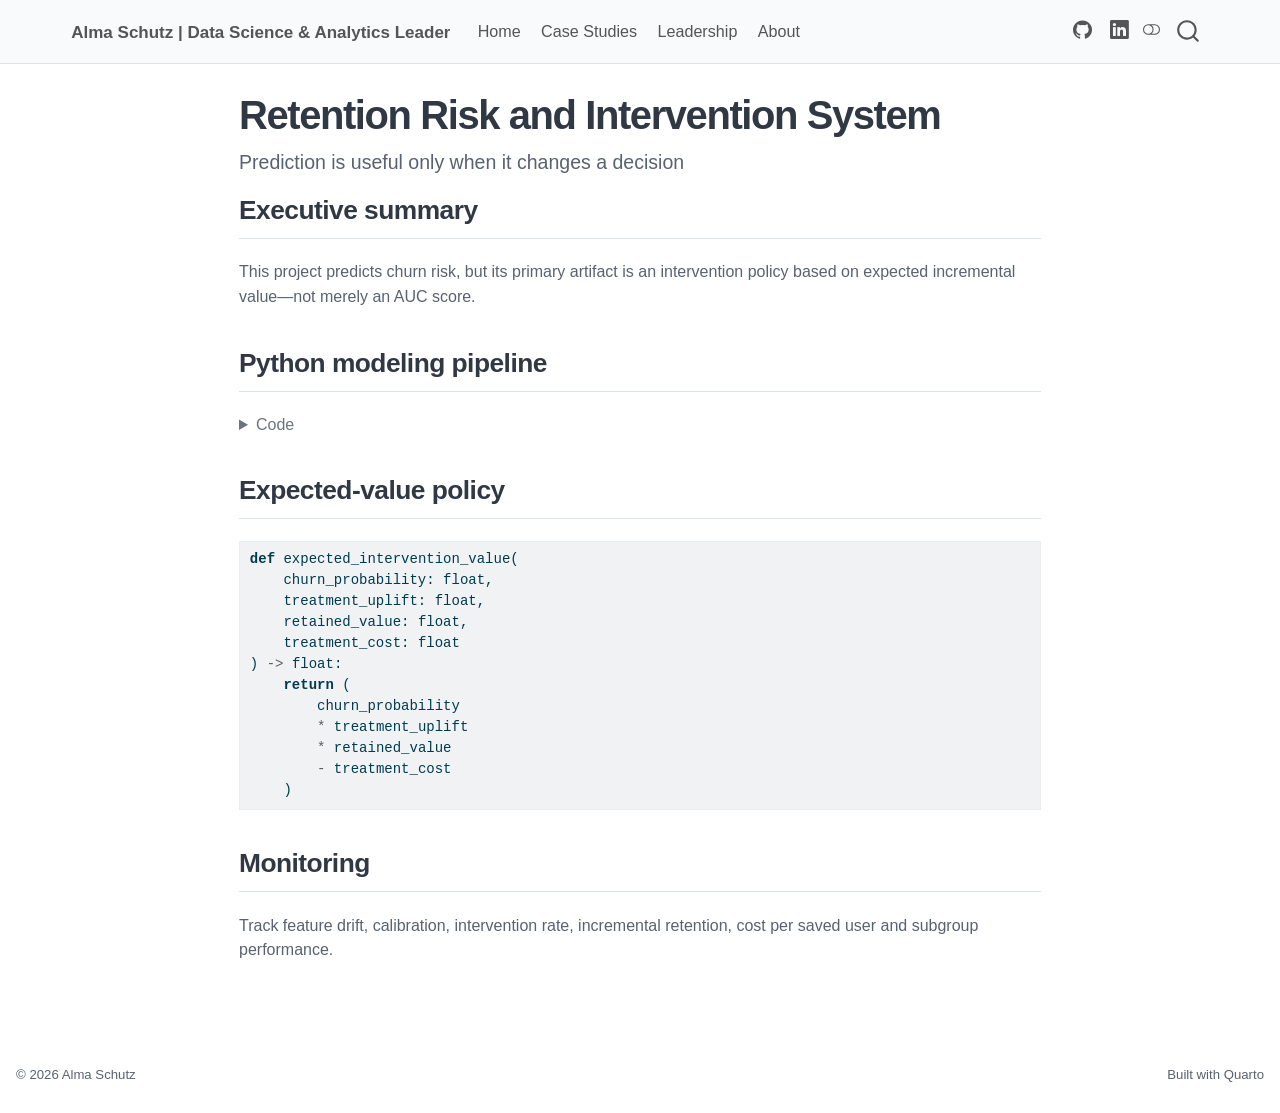
<file: projects/03-retention-ml/index.html>
<!DOCTYPE html>
<html xmlns="http://www.w3.org/1999/xhtml" lang="en" xml:lang="en"><head>

<meta charset="utf-8">
<meta name="generator" content="quarto-1.10.18">

<meta name="viewport" content="width=device-width, initial-scale=1.0, user-scalable=yes">


<title>Retention Risk and Intervention System – Alma Schutz | Data Science &amp; Analytics Leader</title>
<style>
/* Default styles provided by pandoc.
** See https://pandoc.org/MANUAL.html#variables-for-html for config info.
*/
span.smallcaps{font-variant: small-caps;}
div.columns{display: flex; gap: 1.5em;}
div.column{flex: auto;}
@media screen {
div.columns{gap: min(4vw, 1.5em);}
div.column{overflow-x: auto;}
}
div.hanging-indent{margin-left: 1.5em; text-indent: -1.5em;}
ul.task-list{list-style: none;}
ul.task-list li input[type="checkbox"] {
  width: 0.8em;
  margin: 0 0.8em 0.2em -1em; /* quarto-specific, see https://github.com/quarto-dev/quarto-cli/issues/4556 */ 
  vertical-align: middle;
}
/* CSS for syntax highlighting */
html { -webkit-text-size-adjust: 100%; }
pre > code.sourceCode { white-space: pre; position: relative; }
pre > code.sourceCode > span { display: inline-block; line-height: 1.25; }
pre > code.sourceCode > span:empty { height: 1.2em; }
.sourceCode { overflow: visible; }
code.sourceCode > span { color: inherit; text-decoration: inherit; }
div.sourceCode { margin: 1em 0; }
pre.sourceCode { margin: 0; }
@media screen {
div.sourceCode { overflow: auto; }
}
@media print {
pre > code.sourceCode { white-space: pre-wrap; }
pre > code.sourceCode > span { text-indent: -5em; padding-left: 5em; }
}
pre.numberSource code
  { counter-reset: source-line 0; }
pre.numberSource code > span
  { position: relative; left: -4em; counter-increment: source-line; }
pre.numberSource code > span > a:first-child::before
  { content: counter(source-line);
    position: relative; left: -1em; text-align: right; vertical-align: baseline;
    border: none; display: inline-block;
    -webkit-touch-callout: none; -webkit-user-select: none;
    -khtml-user-select: none; -moz-user-select: none;
    -ms-user-select: none; user-select: none;
    padding: 0 4px; width: 4em;
  }
pre.numberSource { margin-left: 3em;  padding-left: 4px; }
div.sourceCode
  {   }
@media screen {
pre > code.sourceCode > span > a:first-child::before { text-decoration: underline; }
}
</style>


<script src="../../site_libs/quarto-nav/quarto-nav.js"></script>
<script src="../../site_libs/quarto-nav/headroom.min.js"></script>
<script src="../../site_libs/clipboard/clipboard.min.js"></script>
<script src="../../site_libs/quarto-search/autocomplete.umd.js"></script>
<script src="../../site_libs/quarto-search/fuse.min.js"></script>
<script src="../../site_libs/quarto-search/quarto-search.js"></script>
<meta name="quarto:offset" content="../../">
<script src="../../site_libs/quarto-html/quarto.js" type="module"></script>
<script src="../../site_libs/quarto-html/tabsets/tabsets.js" type="module"></script>
<script src="../../site_libs/quarto-html/popper.min.js"></script>
<script src="../../site_libs/quarto-html/tippy.umd.min.js"></script>
<link href="../../site_libs/quarto-html/tippy.css" rel="stylesheet">
<link href="../../site_libs/quarto-html/quarto-syntax-highlighting-64a204ab8560d761af7679ceaba22944.css" rel="stylesheet" class="quarto-color-scheme" id="quarto-text-highlighting-styles">
<link href="../../site_libs/quarto-html/quarto-syntax-highlighting-dark-b85bc7c33db8c58e0ec93c3465666fed.css" rel="stylesheet" class="quarto-color-scheme quarto-color-alternate" id="quarto-text-highlighting-styles">
<link href="../../site_libs/quarto-html/quarto-syntax-highlighting-64a204ab8560d761af7679ceaba22944.css" rel="stylesheet" class="quarto-color-scheme-extra" id="quarto-text-highlighting-styles">
<script src="../../site_libs/bootstrap/bootstrap.min.js"></script>
<link href="../../site_libs/bootstrap/bootstrap-icons.css" rel="stylesheet">
<link href="../../site_libs/bootstrap/bootstrap-445b8638c3d06994fee0907d791121c4.min.css" rel="stylesheet" append-hash="true" class="quarto-color-scheme" id="quarto-bootstrap" data-mode="light">
<link href="../../site_libs/bootstrap/bootstrap-dark-df07115ad9f15e2ef3479c789e6873c8.min.css" rel="stylesheet" append-hash="true" class="quarto-color-scheme quarto-color-alternate" id="quarto-bootstrap" data-mode="dark">
<link href="../../site_libs/bootstrap/bootstrap-445b8638c3d06994fee0907d791121c4.min.css" rel="stylesheet" append-hash="true" class="quarto-color-scheme-extra" id="quarto-bootstrap" data-mode="light">
<script id="quarto-search-options" type="application/json">{
  "location": "navbar",
  "copy-button": false,
  "collapse-after": 3,
  "panel-placement": "end",
  "type": "overlay",
  "limit": 50,
  "keyboard-shortcut": [
    "f",
    "/",
    "s"
  ],
  "show-item-context": false,
  "language": {
    "search-no-results-text": "No results",
    "search-matching-documents-text": "matching documents",
    "search-copy-link-title": "Copy link to search",
    "search-hide-matches-text": "Hide additional matches",
    "search-more-match-text": "more match in this document",
    "search-more-matches-text": "more matches in this document",
    "search-clear-button-title": "Clear",
    "search-text-placeholder": "",
    "search-detached-cancel-button-title": "Cancel",
    "search-submit-button-title": "Submit",
    "search-label": "Search"
  }
}</script>
<style>html{ scroll-behavior: smooth; }</style>
<link rel="stylesheet" href="https://cdn.jsdelivr.net/npm/bootstrap-icons@1.11.3/font/bootstrap-icons.min.css">


<link rel="stylesheet" href="../../styles/styles.css">
</head>

<body class="nav-fixed fullcontent quarto-light"><script id="quarto-html-before-body" type="application/javascript">
    const toggleBodyColorMode = (bsSheetEl) => {
      const mode = bsSheetEl.getAttribute("data-mode");
      const bodyEl = window.document.querySelector("body");
      if (mode === "dark") {
        bodyEl.classList.add("quarto-dark");
        bodyEl.classList.remove("quarto-light");
      } else {
        bodyEl.classList.add("quarto-light");
        bodyEl.classList.remove("quarto-dark");
      }
    }
    const toggleBodyColorPrimary = () => {
      const bsSheetEl = window.document.querySelector("link#quarto-bootstrap:not([rel=disabled-stylesheet])");
      if (bsSheetEl) {
        toggleBodyColorMode(bsSheetEl);
      }
    }
    const setColorSchemeToggle = (alternate) => {
      const toggles = window.document.querySelectorAll('.quarto-color-scheme-toggle');
      for (let i=0; i < toggles.length; i++) {
        const toggle = toggles[i];
        if (toggle) {
          if (alternate) {
            toggle.classList.add("alternate");
          } else {
            toggle.classList.remove("alternate");
          }
        }
      }
    };
    const toggleColorMode = (alternate) => {
      // Switch the stylesheets
      const primaryStylesheets = window.document.querySelectorAll('link.quarto-color-scheme:not(.quarto-color-alternate)');
      const alternateStylesheets = window.document.querySelectorAll('link.quarto-color-scheme.quarto-color-alternate');
      manageTransitions('#quarto-margin-sidebar .nav-link', false);
      if (alternate) {
        // note: dark is layered on light, we don't disable primary!
        enableStylesheet(alternateStylesheets);
        for (const sheetNode of alternateStylesheets) {
          if (sheetNode.id === "quarto-bootstrap") {
            toggleBodyColorMode(sheetNode);
          }
        }
      } else {
        disableStylesheet(alternateStylesheets);
        enableStylesheet(primaryStylesheets)
        toggleBodyColorPrimary();
      }
      manageTransitions('#quarto-margin-sidebar .nav-link', true);
      // Switch the toggles
      setColorSchemeToggle(alternate)
      // Hack to workaround the fact that safari doesn't
      // properly recolor the scrollbar when toggling (#1455)
      if (navigator.userAgent.indexOf('Safari') > 0 && navigator.userAgent.indexOf('Chrome') == -1) {
        manageTransitions("body", false);
        window.scrollTo(0, 1);
        setTimeout(() => {
          window.scrollTo(0, 0);
          manageTransitions("body", true);
        }, 40);
      }
    }
    const disableStylesheet = (stylesheets) => {
      for (let i=0; i < stylesheets.length; i++) {
        const stylesheet = stylesheets[i];
        stylesheet.rel = 'disabled-stylesheet';
      }
    }
    const enableStylesheet = (stylesheets) => {
      for (let i=0; i < stylesheets.length; i++) {
        const stylesheet = stylesheets[i];
        if(stylesheet.rel !== 'stylesheet') { // for Chrome, which will still FOUC without this check
          stylesheet.rel = 'stylesheet';
        }
      }
    }
    const manageTransitions = (selector, allowTransitions) => {
      const els = window.document.querySelectorAll(selector);
      for (let i=0; i < els.length; i++) {
        const el = els[i];
        if (allowTransitions) {
          el.classList.remove('notransition');
        } else {
          el.classList.add('notransition');
        }
      }
    }
    const isFileUrl = () => {
      return window.location.protocol === 'file:';
    }
    const hasAlternateSentinel = () => {
      let styleSentinel = getColorSchemeSentinel();
      if (styleSentinel !== null) {
        return styleSentinel === "alternate";
      } else {
        return false;
      }
    }
    const setStyleSentinel = (alternate) => {
      const value = alternate ? "alternate" : "default";
      if (!isFileUrl()) {
        window.localStorage.setItem("quarto-color-scheme", value);
      } else {
        localAlternateSentinel = value;
      }
    }
    const getColorSchemeSentinel = () => {
      if (!isFileUrl()) {
        const storageValue = window.localStorage.getItem("quarto-color-scheme");
        return storageValue != null ? storageValue : localAlternateSentinel;
      } else {
        return localAlternateSentinel;
      }
    }
    const toggleGiscusIfUsed = (isAlternate, darkModeDefault) => {
      const baseTheme = document.querySelector('#giscus-base-theme')?.value ?? 'light';
      const alternateTheme = document.querySelector('#giscus-alt-theme')?.value ?? 'dark';
      let newTheme = '';
      if(authorPrefersDark) {
        newTheme = isAlternate ? baseTheme : alternateTheme;
      } else {
        newTheme = isAlternate ? alternateTheme : baseTheme;
      }
      const changeGiscusTheme = () => {
        // From: https://github.com/giscus/giscus/issues/336
        const sendMessage = (message) => {
          const iframe = document.querySelector('iframe.giscus-frame');
          if (!iframe) return;
          iframe.contentWindow.postMessage({ giscus: message }, 'https://giscus.app');
        }
        sendMessage({
          setConfig: {
            theme: newTheme
          }
        });
      }
      const isGiscussLoaded = window.document.querySelector('iframe.giscus-frame') !== null;
      if (isGiscussLoaded) {
        changeGiscusTheme();
      }
    };
    const authorPrefersDark = false;
    const darkModeDefault = authorPrefersDark;
      document.querySelector('link#quarto-text-highlighting-styles.quarto-color-scheme-extra').rel = 'disabled-stylesheet';
      document.querySelector('link#quarto-bootstrap.quarto-color-scheme-extra').rel = 'disabled-stylesheet';
    let localAlternateSentinel = darkModeDefault ? 'alternate' : 'default';
    // Dark / light mode switch
    window.quartoToggleColorScheme = () => {
      // Read the current dark / light value
      let toAlternate = !hasAlternateSentinel();
      toggleColorMode(toAlternate);
      setStyleSentinel(toAlternate);
      toggleGiscusIfUsed(toAlternate, darkModeDefault);
      window.dispatchEvent(new Event('resize'));
    };
    // Switch to dark mode if need be
    if (hasAlternateSentinel()) {
      toggleColorMode(true);
    } else {
      toggleColorMode(false);
    }
  </script>

<div id="quarto-search-results"></div>
  <header id="quarto-header" class="headroom fixed-top">
    <nav class="navbar navbar-expand-lg " data-bs-theme="dark">
      <div class="navbar-container container-fluid">
      <div class="navbar-brand-container mx-auto">
    <a class="navbar-brand" href="../../index.html">
    <span class="navbar-title">Alma Schutz | Data Science &amp; Analytics Leader</span>
    </a>
  </div>
            <div id="quarto-search" class="" title="Search"></div>
          <button class="navbar-toggler" type="button" data-bs-toggle="collapse" data-bs-target="#navbarCollapse" aria-controls="navbarCollapse" role="menu" aria-expanded="false" aria-label="Toggle navigation" onclick="if (window.quartoToggleHeadroom) { window.quartoToggleHeadroom(); }">
  <span class="navbar-toggler-icon"></span>
</button>
          <div class="collapse navbar-collapse" id="navbarCollapse">
            <ul class="navbar-nav navbar-nav-scroll me-auto">
  <li class="nav-item">
    <a class="nav-link" href="../../index.html"> 
<span class="menu-text">Home</span></a>
  </li>  
  <li class="nav-item">
    <a class="nav-link" href="../../projects.html"> 
<span class="menu-text">Case Studies</span></a>
  </li>  
  <li class="nav-item">
    <a class="nav-link" href="../../leadership.html"> 
<span class="menu-text">Leadership</span></a>
  </li>  
  <li class="nav-item">
    <a class="nav-link" href="../../about.html"> 
<span class="menu-text">About</span></a>
  </li>  
</ul>
            <ul class="navbar-nav navbar-nav-scroll ms-auto">
  <li class="nav-item compact">
    <a class="nav-link" href="https://github.com/Almaschutz"> <i class="bi bi-github" role="img" aria-label="GitHub">
</i> 
<span class="menu-text"></span></a>
  </li>  
  <li class="nav-item compact">
    <a class="nav-link" href="https://www.linkedin.com/in/almaschutz"> <i class="bi bi-linkedin" role="img" aria-label="LinkedIn">
</i> 
<span class="menu-text"></span></a>
  </li>  
</ul>
          </div> <!-- /navcollapse -->
            <div class="quarto-navbar-tools">
  <a href="" class="quarto-color-scheme-toggle quarto-navigation-tool  px-1" onclick="window.quartoToggleColorScheme(); return false;" title="Toggle dark mode"><i class="bi"></i></a>
</div>
      </div> <!-- /container-fluid -->
    </nav>
</header>
<!-- content -->
<div id="quarto-content" class="quarto-container page-columns page-rows-contents page-layout-article page-navbar">
<!-- sidebar -->
<!-- margin-sidebar -->
    
<!-- main -->
<main class="content" id="quarto-document-content">


<header id="title-block-header" class="quarto-title-block default">
<div class="quarto-title">
<h1 class="title">Retention Risk and Intervention System</h1>
<p class="subtitle lead">Prediction is useful only when it changes a decision</p>
</div>



<div class="quarto-title-meta">

    
  
    
  </div>
  


</header>


<section id="executive-summary" class="level2">
<h2 data-anchor-id="executive-summary">Executive summary</h2>
<p>This project predicts churn risk, but its primary artifact is an intervention policy based on expected incremental value—not merely an AUC score.</p>
</section>
<section id="python-modeling-pipeline" class="level2">
<h2 data-anchor-id="python-modeling-pipeline">Python modeling pipeline</h2>
<div id="retention-model" class="cell">
<details class="code-fold">
<summary>Code</summary>
<div class="code-copy-outer-scaffold"><div class="sourceCode cell-code" id="cb1"><pre class="sourceCode python code-with-copy"><code class="sourceCode python"><span id="cb1-1"><a href="#cb1-1" aria-hidden="true" tabindex="-1"></a><span class="im">from</span> sklearn.compose <span class="im">import</span> ColumnTransformer</span>
<span id="cb1-2"><a href="#cb1-2" aria-hidden="true" tabindex="-1"></a><span class="im">from</span> sklearn.pipeline <span class="im">import</span> Pipeline</span>
<span id="cb1-3"><a href="#cb1-3" aria-hidden="true" tabindex="-1"></a><span class="im">from</span> sklearn.preprocessing <span class="im">import</span> OneHotEncoder, StandardScaler</span>
<span id="cb1-4"><a href="#cb1-4" aria-hidden="true" tabindex="-1"></a><span class="im">from</span> sklearn.impute <span class="im">import</span> SimpleImputer</span>
<span id="cb1-5"><a href="#cb1-5" aria-hidden="true" tabindex="-1"></a><span class="im">from</span> sklearn.linear_model <span class="im">import</span> LogisticRegression</span>
<span id="cb1-6"><a href="#cb1-6" aria-hidden="true" tabindex="-1"></a><span class="im">from</span> sklearn.metrics <span class="im">import</span> roc_auc_score, average_precision_score</span>
<span id="cb1-7"><a href="#cb1-7" aria-hidden="true" tabindex="-1"></a><span class="im">import</span> pandas <span class="im">as</span> pd</span>
<span id="cb1-8"><a href="#cb1-8" aria-hidden="true" tabindex="-1"></a></span>
<span id="cb1-9"><a href="#cb1-9" aria-hidden="true" tabindex="-1"></a>numeric_features <span class="op">=</span> [</span>
<span id="cb1-10"><a href="#cb1-10" aria-hidden="true" tabindex="-1"></a>    <span class="st">"sessions_28d"</span>, <span class="st">"value_actions_28d"</span>, <span class="st">"days_since_last_active"</span>,</span>
<span id="cb1-11"><a href="#cb1-11" aria-hidden="true" tabindex="-1"></a>    <span class="st">"support_contacts_90d"</span></span>
<span id="cb1-12"><a href="#cb1-12" aria-hidden="true" tabindex="-1"></a>]</span>
<span id="cb1-13"><a href="#cb1-13" aria-hidden="true" tabindex="-1"></a>categorical_features <span class="op">=</span> [<span class="st">"plan"</span>, <span class="st">"country"</span>, <span class="st">"acquisition_channel"</span>]</span>
<span id="cb1-14"><a href="#cb1-14" aria-hidden="true" tabindex="-1"></a></span>
<span id="cb1-15"><a href="#cb1-15" aria-hidden="true" tabindex="-1"></a>numeric_pipeline <span class="op">=</span> Pipeline([</span>
<span id="cb1-16"><a href="#cb1-16" aria-hidden="true" tabindex="-1"></a>    (<span class="st">"impute"</span>, SimpleImputer(strategy<span class="op">=</span><span class="st">"median"</span>)),</span>
<span id="cb1-17"><a href="#cb1-17" aria-hidden="true" tabindex="-1"></a>    (<span class="st">"scale"</span>, StandardScaler())</span>
<span id="cb1-18"><a href="#cb1-18" aria-hidden="true" tabindex="-1"></a>])</span>
<span id="cb1-19"><a href="#cb1-19" aria-hidden="true" tabindex="-1"></a></span>
<span id="cb1-20"><a href="#cb1-20" aria-hidden="true" tabindex="-1"></a>categorical_pipeline <span class="op">=</span> Pipeline([</span>
<span id="cb1-21"><a href="#cb1-21" aria-hidden="true" tabindex="-1"></a>    (<span class="st">"impute"</span>, SimpleImputer(strategy<span class="op">=</span><span class="st">"most_frequent"</span>)),</span>
<span id="cb1-22"><a href="#cb1-22" aria-hidden="true" tabindex="-1"></a>    (<span class="st">"encode"</span>, OneHotEncoder(handle_unknown<span class="op">=</span><span class="st">"ignore"</span>))</span>
<span id="cb1-23"><a href="#cb1-23" aria-hidden="true" tabindex="-1"></a>])</span>
<span id="cb1-24"><a href="#cb1-24" aria-hidden="true" tabindex="-1"></a></span>
<span id="cb1-25"><a href="#cb1-25" aria-hidden="true" tabindex="-1"></a>preprocess <span class="op">=</span> ColumnTransformer([</span>
<span id="cb1-26"><a href="#cb1-26" aria-hidden="true" tabindex="-1"></a>    (<span class="st">"numeric"</span>, numeric_pipeline, numeric_features),</span>
<span id="cb1-27"><a href="#cb1-27" aria-hidden="true" tabindex="-1"></a>    (<span class="st">"categorical"</span>, categorical_pipeline, categorical_features)</span>
<span id="cb1-28"><a href="#cb1-28" aria-hidden="true" tabindex="-1"></a>])</span>
<span id="cb1-29"><a href="#cb1-29" aria-hidden="true" tabindex="-1"></a></span>
<span id="cb1-30"><a href="#cb1-30" aria-hidden="true" tabindex="-1"></a>model <span class="op">=</span> Pipeline([</span>
<span id="cb1-31"><a href="#cb1-31" aria-hidden="true" tabindex="-1"></a>    (<span class="st">"preprocess"</span>, preprocess),</span>
<span id="cb1-32"><a href="#cb1-32" aria-hidden="true" tabindex="-1"></a>    (<span class="st">"model"</span>, LogisticRegression(max_iter<span class="op">=</span><span class="dv">2000</span>, class_weight<span class="op">=</span><span class="st">"balanced"</span>))</span>
<span id="cb1-33"><a href="#cb1-33" aria-hidden="true" tabindex="-1"></a>])</span>
<span id="cb1-34"><a href="#cb1-34" aria-hidden="true" tabindex="-1"></a></span>
<span id="cb1-35"><a href="#cb1-35" aria-hidden="true" tabindex="-1"></a><span class="co"># X_train, X_test, y_train and y_test should use a temporal split.</span></span>
<span id="cb1-36"><a href="#cb1-36" aria-hidden="true" tabindex="-1"></a>model.fit(X_train, y_train)</span>
<span id="cb1-37"><a href="#cb1-37" aria-hidden="true" tabindex="-1"></a>pred <span class="op">=</span> model.predict_proba(X_test)[:, <span class="dv">1</span>]</span>
<span id="cb1-38"><a href="#cb1-38" aria-hidden="true" tabindex="-1"></a></span>
<span id="cb1-39"><a href="#cb1-39" aria-hidden="true" tabindex="-1"></a><span class="bu">print</span>({</span>
<span id="cb1-40"><a href="#cb1-40" aria-hidden="true" tabindex="-1"></a>    <span class="st">"roc_auc"</span>: roc_auc_score(y_test, pred),</span>
<span id="cb1-41"><a href="#cb1-41" aria-hidden="true" tabindex="-1"></a>    <span class="st">"average_precision"</span>: average_precision_score(y_test, pred)</span>
<span id="cb1-42"><a href="#cb1-42" aria-hidden="true" tabindex="-1"></a>})</span></code></pre></div><button title="Copy to Clipboard" class="code-copy-button"><i class="bi"></i></button></div>
</details>
</div>
</section>
<section id="expected-value-policy" class="level2">
<h2 data-anchor-id="expected-value-policy">Expected-value policy</h2>
<div class="code-copy-outer-scaffold"><div class="sourceCode" id="cb2"><pre class="sourceCode python code-with-copy"><code class="sourceCode python"><span id="cb2-1"><a href="#cb2-1" aria-hidden="true" tabindex="-1"></a><span class="kw">def</span> expected_intervention_value(</span>
<span id="cb2-2"><a href="#cb2-2" aria-hidden="true" tabindex="-1"></a>    churn_probability: <span class="bu">float</span>,</span>
<span id="cb2-3"><a href="#cb2-3" aria-hidden="true" tabindex="-1"></a>    treatment_uplift: <span class="bu">float</span>,</span>
<span id="cb2-4"><a href="#cb2-4" aria-hidden="true" tabindex="-1"></a>    retained_value: <span class="bu">float</span>,</span>
<span id="cb2-5"><a href="#cb2-5" aria-hidden="true" tabindex="-1"></a>    treatment_cost: <span class="bu">float</span></span>
<span id="cb2-6"><a href="#cb2-6" aria-hidden="true" tabindex="-1"></a>) <span class="op">-&gt;</span> <span class="bu">float</span>:</span>
<span id="cb2-7"><a href="#cb2-7" aria-hidden="true" tabindex="-1"></a>    <span class="cf">return</span> (</span>
<span id="cb2-8"><a href="#cb2-8" aria-hidden="true" tabindex="-1"></a>        churn_probability</span>
<span id="cb2-9"><a href="#cb2-9" aria-hidden="true" tabindex="-1"></a>        <span class="op">*</span> treatment_uplift</span>
<span id="cb2-10"><a href="#cb2-10" aria-hidden="true" tabindex="-1"></a>        <span class="op">*</span> retained_value</span>
<span id="cb2-11"><a href="#cb2-11" aria-hidden="true" tabindex="-1"></a>        <span class="op">-</span> treatment_cost</span>
<span id="cb2-12"><a href="#cb2-12" aria-hidden="true" tabindex="-1"></a>    )</span></code></pre></div><button title="Copy to Clipboard" class="code-copy-button"><i class="bi"></i></button></div>
</section>
<section id="monitoring" class="level2">
<h2 data-anchor-id="monitoring">Monitoring</h2>
<p>Track feature drift, calibration, intervention rate, incremental retention, cost per saved user and subgroup performance.</p>


</section>

</main> <!-- /main -->
<script id="quarto-html-after-body" type="application/javascript">
  window.document.addEventListener("DOMContentLoaded", function (event) {
    // Ensure there is a toggle, if there isn't float one in the top right
    if (window.document.querySelector('.quarto-color-scheme-toggle') === null) {
      const a = window.document.createElement('a');
      a.classList.add('top-right');
      a.classList.add('quarto-color-scheme-toggle');
      a.href = "";
      a.onclick = function() { try { window.quartoToggleColorScheme(); } catch {} return false; };
      const i = window.document.createElement("i");
      i.classList.add('bi');
      a.appendChild(i);
      window.document.body.appendChild(a);
    }
    setColorSchemeToggle(hasAlternateSentinel())
    const isCodeAnnotation = (el) => {
      for (const clz of el.classList) {
        if (clz.startsWith('code-annotation-')) {                     
          return true;
        }
      }
      return false;
    }
    const onCopySuccess = function(e) {
      // button target
      const button = e.trigger;
      // don't keep focus
      button.blur();
      // flash "checked"
      button.classList.add('code-copy-button-checked');
      var currentTitle = button.getAttribute("title");
      button.setAttribute("title", "Copied!");
      let tooltip;
      if (window.bootstrap) {
        button.setAttribute("data-bs-toggle", "tooltip");
        button.setAttribute("data-bs-placement", "left");
        button.setAttribute("data-bs-title", "Copied!");
        tooltip = new bootstrap.Tooltip(button, 
          { trigger: "manual", 
            customClass: "code-copy-button-tooltip",
            offset: [0, -8]});
        tooltip.show();    
      }
      setTimeout(function() {
        if (tooltip) {
          tooltip.hide();
          button.removeAttribute("data-bs-title");
          button.removeAttribute("data-bs-toggle");
          button.removeAttribute("data-bs-placement");
        }
        button.setAttribute("title", currentTitle);
        button.classList.remove('code-copy-button-checked');
      }, 1000);
      // clear code selection
      e.clearSelection();
    }
    const getTextToCopy = function(trigger) {
      const outerScaffold = trigger.parentElement.cloneNode(true);
      const codeEl = outerScaffold.querySelector('code');
      for (const childEl of codeEl.children) {
        if (isCodeAnnotation(childEl)) {
          childEl.remove();
        }
      }
      return codeEl.innerText;
    }
    const clipboard = new window.ClipboardJS('.code-copy-button:not([data-in-quarto-modal])', {
      text: getTextToCopy
    });
    clipboard.on('success', onCopySuccess);
    if (window.document.getElementById('quarto-embedded-source-code-modal')) {
      const clipboardModal = new window.ClipboardJS('.code-copy-button[data-in-quarto-modal]', {
        text: getTextToCopy,
        container: window.document.getElementById('quarto-embedded-source-code-modal')
      });
      clipboardModal.on('success', onCopySuccess);
    }
      var localhostRegex = new RegExp(/^(?:http|https):\/\/localhost\:?[0-9]*\//);
      var mailtoRegex = new RegExp(/^mailto:/);
        var filterRegex = new RegExp('/' + window.location.host + '/');
      var isInternal = (href) => {
          return filterRegex.test(href) || localhostRegex.test(href) || mailtoRegex.test(href);
      }
      // Inspect non-navigation links and adorn them if external
     var links = window.document.querySelectorAll('a[href]:not(.nav-link):not(.navbar-brand):not(.toc-action):not(.sidebar-link):not(.sidebar-item-toggle):not(.pagination-link):not(.no-external):not([aria-hidden]):not(.dropdown-item):not(.quarto-navigation-tool):not(.about-link)');
      for (var i=0; i<links.length; i++) {
        const link = links[i];
        if (!isInternal(link.href)) {
          // undo the damage that might have been done by quarto-nav.js in the case of
          // links that we want to consider external
          if (link.dataset.originalHref !== undefined) {
            link.href = link.dataset.originalHref;
          }
        }
      }
    function tippyHover(el, contentFn, onTriggerFn, onUntriggerFn) {
      const config = {
        allowHTML: true,
        maxWidth: 500,
        delay: 100,
        arrow: false,
        appendTo: function(el) {
            return el.parentElement;
        },
        interactive: true,
        interactiveBorder: 10,
        theme: 'quarto',
        placement: 'bottom-start',
      };
      if (contentFn) {
        config.content = contentFn;
      }
      if (onTriggerFn) {
        config.onTrigger = onTriggerFn;
      }
      if (onUntriggerFn) {
        config.onUntrigger = onUntriggerFn;
      }
      window.tippy(el, config); 
    }
    const noterefs = window.document.querySelectorAll('a[role="doc-noteref"]');
    for (var i=0; i<noterefs.length; i++) {
      const ref = noterefs[i];
      tippyHover(ref, function() {
        // use id or data attribute instead here
        let href = ref.getAttribute('data-footnote-href') || ref.getAttribute('href');
        try { href = new URL(href).hash; } catch {}
        const id = href.replace(/^#\/?/, "");
        const note = window.document.getElementById(id);
        if (note) {
          return note.innerHTML;
        } else {
          return "";
        }
      });
    }
    const xrefs = window.document.querySelectorAll('a.quarto-xref');
    const processXRef = (id, note) => {
      // Strip column container classes
      const stripColumnClz = (el) => {
        el.classList.remove("page-full", "page-columns");
        if (el.children) {
          for (const child of el.children) {
            stripColumnClz(child);
          }
        }
      }
      stripColumnClz(note)
      if (id === null || id.startsWith('sec-')) {
        // Special case sections, only their first couple elements
        const container = document.createElement("div");
        if (note.children && note.children.length > 2) {
          container.appendChild(note.children[0].cloneNode(true));
          for (let i = 1; i < note.children.length; i++) {
            const child = note.children[i];
            if (child.tagName === "P" && child.innerText === "") {
              continue;
            } else {
              container.appendChild(child.cloneNode(true));
              break;
            }
          }
          if (window.Quarto?.typesetMath) {
            window.Quarto.typesetMath(container);
          }
          return container.innerHTML
        } else {
          if (window.Quarto?.typesetMath) {
            window.Quarto.typesetMath(note);
          }
          return note.innerHTML;
        }
      } else {
        // Remove any anchor links if they are present
        const anchorLink = note.querySelector('a.anchorjs-link');
        if (anchorLink) {
          anchorLink.remove();
        }
        if (window.Quarto?.typesetMath) {
          window.Quarto.typesetMath(note);
        }
        if (note.classList.contains("callout")) {
          return note.outerHTML;
        } else {
          return note.innerHTML;
        }
      }
    }
    for (var i=0; i<xrefs.length; i++) {
      const xref = xrefs[i];
      tippyHover(xref, undefined, function(instance) {
        instance.disable();
        let url = xref.getAttribute('href');
        let hash = undefined; 
        if (url.startsWith('#')) {
          hash = url;
        } else {
          try { hash = new URL(url).hash; } catch {}
        }
        if (hash) {
          const id = hash.replace(/^#\/?/, "");
          const note = window.document.getElementById(id);
          if (note !== null) {
            try {
              const html = processXRef(id, note.cloneNode(true));
              instance.setContent(html);
            } finally {
              instance.enable();
              instance.show();
            }
          } else {
            // See if we can fetch this
            fetch(url.split('#')[0])
            .then(res => res.text())
            .then(html => {
              const parser = new DOMParser();
              const htmlDoc = parser.parseFromString(html, "text/html");
              const note = htmlDoc.getElementById(id);
              if (note !== null) {
                const html = processXRef(id, note);
                instance.setContent(html);
              } 
            }).finally(() => {
              instance.enable();
              instance.show();
            });
          }
        } else {
          // See if we can fetch a full url (with no hash to target)
          // This is a special case and we should probably do some content thinning / targeting
          fetch(url)
          .then(res => res.text())
          .then(html => {
            const parser = new DOMParser();
            const htmlDoc = parser.parseFromString(html, "text/html");
            const note = htmlDoc.querySelector('main.content');
            if (note !== null) {
              // This should only happen for chapter cross references
              // (since there is no id in the URL)
              // remove the first header
              if (note.children.length > 0 && note.children[0].tagName === "HEADER") {
                note.children[0].remove();
              }
              const html = processXRef(null, note);
              instance.setContent(html);
            } 
          }).finally(() => {
            instance.enable();
            instance.show();
          });
        }
      }, function(instance) {
      });
    }
        let selectedAnnoteEl;
        const selectorForAnnotation = ( cell, annotation) => {
          let cellAttr = 'data-code-cell="' + cell + '"';
          let lineAttr = 'data-code-annotation="' +  annotation + '"';
          const selector = 'span[' + cellAttr + '][' + lineAttr + ']';
          return selector;
        }
        const selectCodeLines = (annoteEl) => {
          const doc = window.document;
          const targetCell = annoteEl.getAttribute("data-target-cell");
          const targetAnnotation = annoteEl.getAttribute("data-target-annotation");
          const annoteSpan = window.document.querySelector(selectorForAnnotation(targetCell, targetAnnotation));
          const lines = annoteSpan.getAttribute("data-code-lines").split(",");
          const lineIds = lines.map((line) => {
            return targetCell + "-" + line;
          })
          let top = null;
          let height = null;
          let parent = null;
          if (lineIds.length > 0) {
              //compute the position of the single el (top and bottom and make a div)
              const el = window.document.getElementById(lineIds[0]);
              top = el.offsetTop;
              height = el.offsetHeight;
              parent = el.parentElement.parentElement;
            if (lineIds.length > 1) {
              const lastEl = window.document.getElementById(lineIds[lineIds.length - 1]);
              const bottom = lastEl.offsetTop + lastEl.offsetHeight;
              height = bottom - top;
            }
            if (top !== null && height !== null && parent !== null) {
              // cook up a div (if necessary) and position it 
              let div = window.document.getElementById("code-annotation-line-highlight");
              if (div === null) {
                div = window.document.createElement("div");
                div.setAttribute("id", "code-annotation-line-highlight");
                div.style.position = 'absolute';
                parent.appendChild(div);
              }
              div.style.top = top - 2 + "px";
              div.style.height = height + 4 + "px";
              div.style.left = 0;
              let gutterDiv = window.document.getElementById("code-annotation-line-highlight-gutter");
              if (gutterDiv === null) {
                gutterDiv = window.document.createElement("div");
                gutterDiv.setAttribute("id", "code-annotation-line-highlight-gutter");
                gutterDiv.style.position = 'absolute';
                const codeCell = window.document.getElementById(targetCell);
                const gutter = codeCell.querySelector('.code-annotation-gutter');
                gutter.appendChild(gutterDiv);
              }
              gutterDiv.style.top = top - 2 + "px";
              gutterDiv.style.height = height + 4 + "px";
            }
            selectedAnnoteEl = annoteEl;
          }
        };
        const unselectCodeLines = () => {
          const elementsIds = ["code-annotation-line-highlight", "code-annotation-line-highlight-gutter"];
          elementsIds.forEach((elId) => {
            const div = window.document.getElementById(elId);
            if (div) {
              div.remove();
            }
          });
          selectedAnnoteEl = undefined;
        };
          // Handle positioning of the toggle
      window.addEventListener(
        "resize",
        throttle(() => {
          elRect = undefined;
          if (selectedAnnoteEl) {
            selectCodeLines(selectedAnnoteEl);
          }
        }, 10)
      );
      function throttle(fn, ms) {
      let throttle = false;
      let timer;
        return (...args) => {
          if(!throttle) { // first call gets through
              fn.apply(this, args);
              throttle = true;
          } else { // all the others get throttled
              if(timer) clearTimeout(timer); // cancel #2
              timer = setTimeout(() => {
                fn.apply(this, args);
                timer = throttle = false;
              }, ms);
          }
        };
      }
        // Attach click handler to the DT
        const annoteDls = window.document.querySelectorAll('dt[data-target-cell]');
        for (const annoteDlNode of annoteDls) {
          annoteDlNode.addEventListener('click', (event) => {
            const clickedEl = event.target;
            if (clickedEl !== selectedAnnoteEl) {
              unselectCodeLines();
              const activeEl = window.document.querySelector('dt[data-target-cell].code-annotation-active');
              if (activeEl) {
                activeEl.classList.remove('code-annotation-active');
              }
              selectCodeLines(clickedEl);
              clickedEl.classList.add('code-annotation-active');
            } else {
              // Unselect the line
              unselectCodeLines();
              clickedEl.classList.remove('code-annotation-active');
            }
          });
        }
    const findCites = (el) => {
      const parentEl = el.parentElement;
      if (parentEl) {
        const cites = parentEl.dataset.cites;
        if (cites) {
          return {
            el,
            cites: cites.split(' ')
          };
        } else {
          return findCites(el.parentElement)
        }
      } else {
        return undefined;
      }
    };
    var bibliorefs = window.document.querySelectorAll('a[role="doc-biblioref"]');
    for (var i=0; i<bibliorefs.length; i++) {
      const ref = bibliorefs[i];
      const citeInfo = findCites(ref);
      if (citeInfo) {
        tippyHover(citeInfo.el, function() {
          var popup = window.document.createElement('div');
          citeInfo.cites.forEach(function(cite) {
            var citeDiv = window.document.createElement('div');
            citeDiv.classList.add('hanging-indent');
            citeDiv.classList.add('csl-entry');
            var biblioDiv = window.document.getElementById('ref-' + cite);
            if (biblioDiv) {
              citeDiv.innerHTML = biblioDiv.innerHTML;
            }
            popup.appendChild(citeDiv);
          });
          return popup.innerHTML;
        });
      }
    }
  });
  </script>
</div> <!-- /content -->
<footer class="footer">
  <div class="nav-footer">
    <div class="nav-footer-left">
<p>© 2026 Alma Schutz</p>
</div>   
    <div class="nav-footer-center">
      &nbsp;
    </div>
    <div class="nav-footer-right">
<p>Built with Quarto</p>
</div>
  </div>
</footer>




<script src="../../site_libs/quarto-html/zenscroll-min.js"></script>
</body></html>
</file>
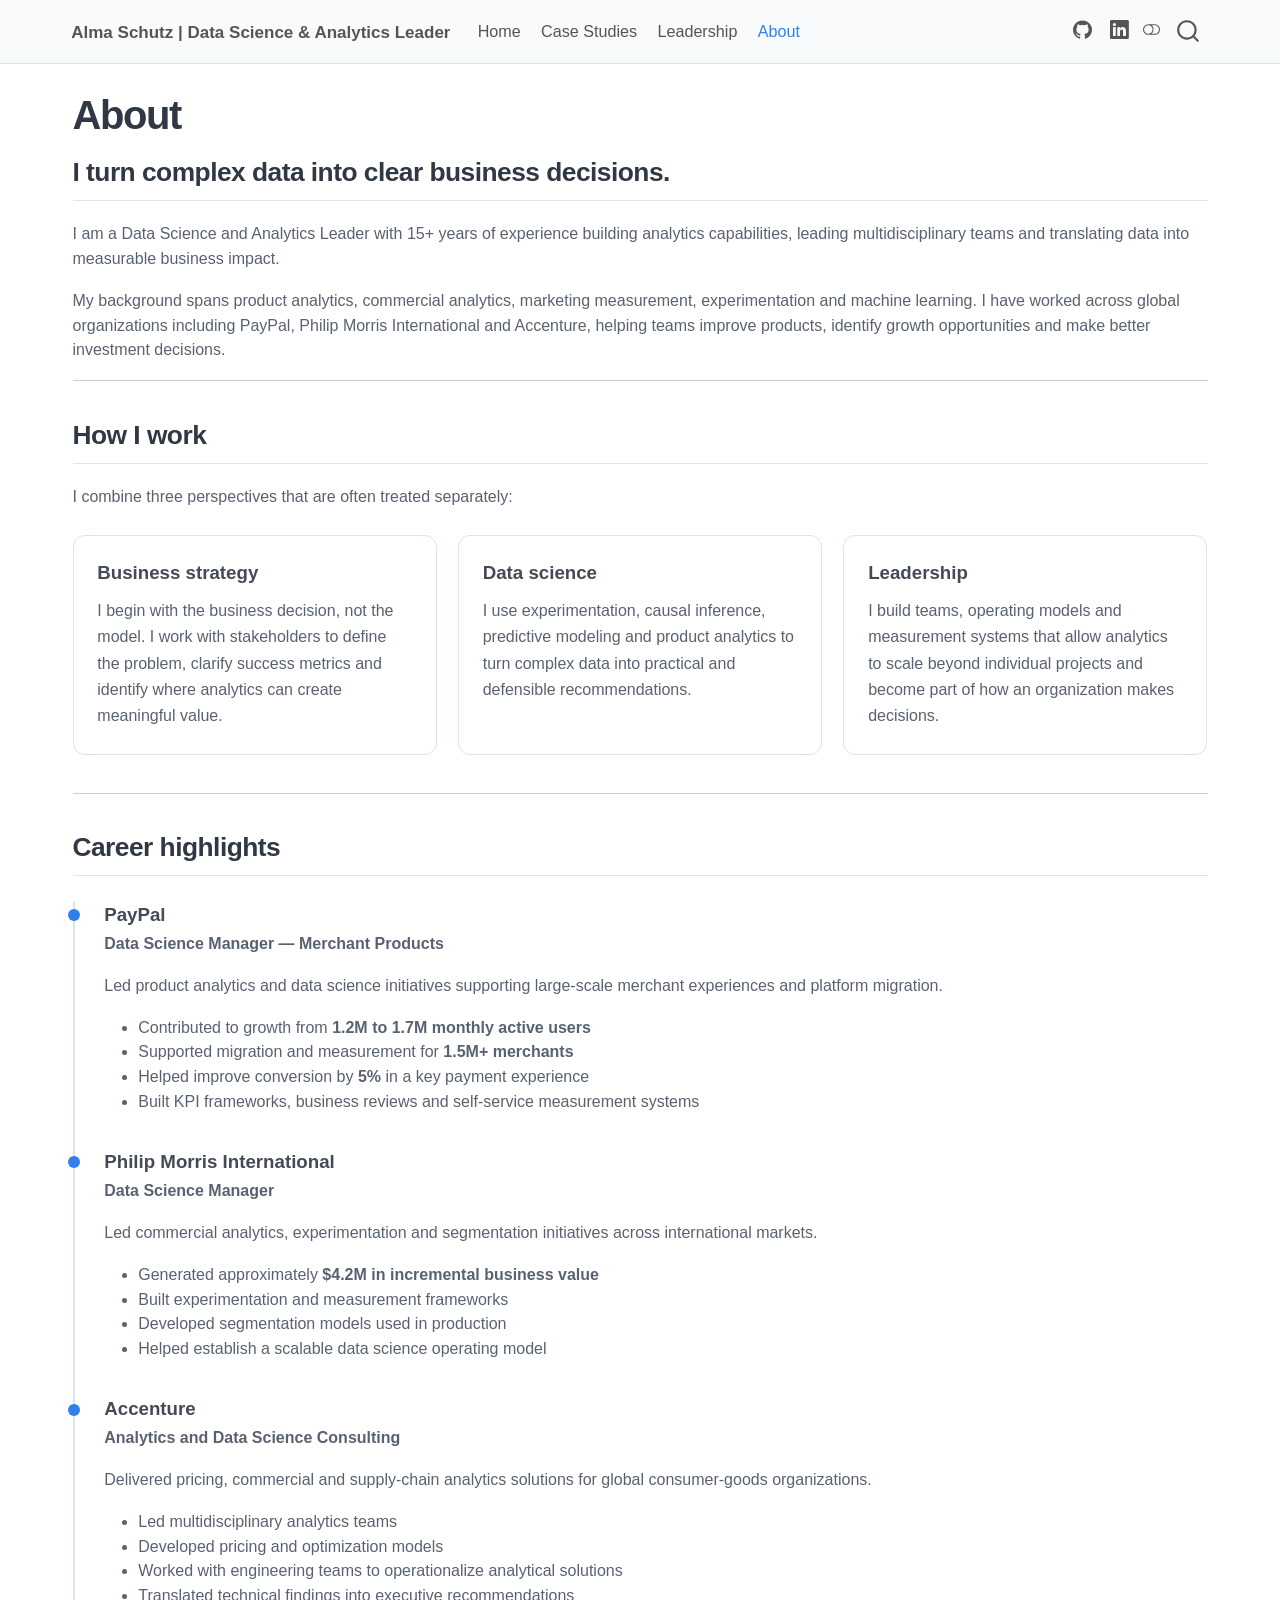
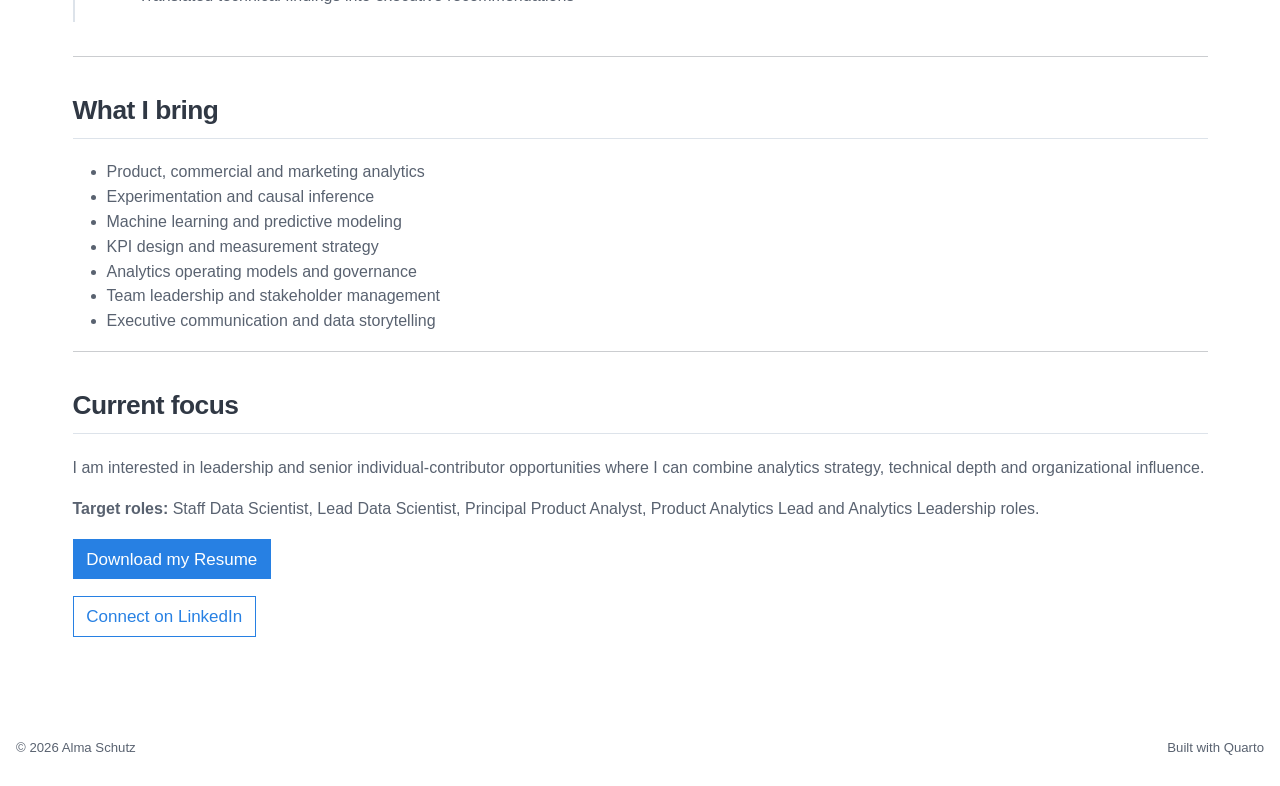
<file: about.html>
<!DOCTYPE html>
<html xmlns="http://www.w3.org/1999/xhtml" lang="en" xml:lang="en"><head>

<meta charset="utf-8">
<meta name="generator" content="quarto-1.10.18">

<meta name="viewport" content="width=device-width, initial-scale=1.0, user-scalable=yes">


<title>About – Alma Schutz | Data Science &amp; Analytics Leader</title>
<style>
/* Default styles provided by pandoc.
** See https://pandoc.org/MANUAL.html#variables-for-html for config info.
*/
span.smallcaps{font-variant: small-caps;}
div.columns{display: flex; gap: 1.5em;}
div.column{flex: auto;}
@media screen {
div.columns{gap: min(4vw, 1.5em);}
div.column{overflow-x: auto;}
}
div.hanging-indent{margin-left: 1.5em; text-indent: -1.5em;}
ul.task-list{list-style: none;}
ul.task-list li input[type="checkbox"] {
  width: 0.8em;
  margin: 0 0.8em 0.2em -1em; /* quarto-specific, see https://github.com/quarto-dev/quarto-cli/issues/4556 */ 
  vertical-align: middle;
}
</style>


<script src="site_libs/quarto-nav/quarto-nav.js"></script>
<script src="site_libs/quarto-nav/headroom.min.js"></script>
<script src="site_libs/clipboard/clipboard.min.js"></script>
<script src="site_libs/quarto-search/autocomplete.umd.js"></script>
<script src="site_libs/quarto-search/fuse.min.js"></script>
<script src="site_libs/quarto-search/quarto-search.js"></script>
<meta name="quarto:offset" content="./">
<script src="site_libs/quarto-html/quarto.js" type="module"></script>
<script src="site_libs/quarto-html/tabsets/tabsets.js" type="module"></script>
<script src="site_libs/quarto-html/popper.min.js"></script>
<script src="site_libs/quarto-html/tippy.umd.min.js"></script>
<link href="site_libs/quarto-html/tippy.css" rel="stylesheet">
<link href="site_libs/quarto-html/quarto-syntax-highlighting-64a204ab8560d761af7679ceaba22944.css" rel="stylesheet" class="quarto-color-scheme" id="quarto-text-highlighting-styles">
<link href="site_libs/quarto-html/quarto-syntax-highlighting-dark-b85bc7c33db8c58e0ec93c3465666fed.css" rel="stylesheet" class="quarto-color-scheme quarto-color-alternate" id="quarto-text-highlighting-styles">
<link href="site_libs/quarto-html/quarto-syntax-highlighting-64a204ab8560d761af7679ceaba22944.css" rel="stylesheet" class="quarto-color-scheme-extra" id="quarto-text-highlighting-styles">
<script src="site_libs/bootstrap/bootstrap.min.js"></script>
<link href="site_libs/bootstrap/bootstrap-icons.css" rel="stylesheet">
<link href="site_libs/bootstrap/bootstrap-445b8638c3d06994fee0907d791121c4.min.css" rel="stylesheet" append-hash="true" class="quarto-color-scheme" id="quarto-bootstrap" data-mode="light">
<link href="site_libs/bootstrap/bootstrap-dark-df07115ad9f15e2ef3479c789e6873c8.min.css" rel="stylesheet" append-hash="true" class="quarto-color-scheme quarto-color-alternate" id="quarto-bootstrap" data-mode="dark">
<link href="site_libs/bootstrap/bootstrap-445b8638c3d06994fee0907d791121c4.min.css" rel="stylesheet" append-hash="true" class="quarto-color-scheme-extra" id="quarto-bootstrap" data-mode="light">
<script id="quarto-search-options" type="application/json">{
  "location": "navbar",
  "copy-button": false,
  "collapse-after": 3,
  "panel-placement": "end",
  "type": "overlay",
  "limit": 50,
  "keyboard-shortcut": [
    "f",
    "/",
    "s"
  ],
  "show-item-context": false,
  "language": {
    "search-no-results-text": "No results",
    "search-matching-documents-text": "matching documents",
    "search-copy-link-title": "Copy link to search",
    "search-hide-matches-text": "Hide additional matches",
    "search-more-match-text": "more match in this document",
    "search-more-matches-text": "more matches in this document",
    "search-clear-button-title": "Clear",
    "search-text-placeholder": "",
    "search-detached-cancel-button-title": "Cancel",
    "search-submit-button-title": "Submit",
    "search-label": "Search"
  }
}</script>
<style>html{ scroll-behavior: smooth; }</style>
<link rel="stylesheet" href="https://cdn.jsdelivr.net/npm/bootstrap-icons@1.11.3/font/bootstrap-icons.min.css">


<link rel="stylesheet" href="styles/styles.css">
</head>

<body class="nav-fixed quarto-light"><script id="quarto-html-before-body" type="application/javascript">
    const toggleBodyColorMode = (bsSheetEl) => {
      const mode = bsSheetEl.getAttribute("data-mode");
      const bodyEl = window.document.querySelector("body");
      if (mode === "dark") {
        bodyEl.classList.add("quarto-dark");
        bodyEl.classList.remove("quarto-light");
      } else {
        bodyEl.classList.add("quarto-light");
        bodyEl.classList.remove("quarto-dark");
      }
    }
    const toggleBodyColorPrimary = () => {
      const bsSheetEl = window.document.querySelector("link#quarto-bootstrap:not([rel=disabled-stylesheet])");
      if (bsSheetEl) {
        toggleBodyColorMode(bsSheetEl);
      }
    }
    const setColorSchemeToggle = (alternate) => {
      const toggles = window.document.querySelectorAll('.quarto-color-scheme-toggle');
      for (let i=0; i < toggles.length; i++) {
        const toggle = toggles[i];
        if (toggle) {
          if (alternate) {
            toggle.classList.add("alternate");
          } else {
            toggle.classList.remove("alternate");
          }
        }
      }
    };
    const toggleColorMode = (alternate) => {
      // Switch the stylesheets
      const primaryStylesheets = window.document.querySelectorAll('link.quarto-color-scheme:not(.quarto-color-alternate)');
      const alternateStylesheets = window.document.querySelectorAll('link.quarto-color-scheme.quarto-color-alternate');
      manageTransitions('#quarto-margin-sidebar .nav-link', false);
      if (alternate) {
        // note: dark is layered on light, we don't disable primary!
        enableStylesheet(alternateStylesheets);
        for (const sheetNode of alternateStylesheets) {
          if (sheetNode.id === "quarto-bootstrap") {
            toggleBodyColorMode(sheetNode);
          }
        }
      } else {
        disableStylesheet(alternateStylesheets);
        enableStylesheet(primaryStylesheets)
        toggleBodyColorPrimary();
      }
      manageTransitions('#quarto-margin-sidebar .nav-link', true);
      // Switch the toggles
      setColorSchemeToggle(alternate)
      // Hack to workaround the fact that safari doesn't
      // properly recolor the scrollbar when toggling (#1455)
      if (navigator.userAgent.indexOf('Safari') > 0 && navigator.userAgent.indexOf('Chrome') == -1) {
        manageTransitions("body", false);
        window.scrollTo(0, 1);
        setTimeout(() => {
          window.scrollTo(0, 0);
          manageTransitions("body", true);
        }, 40);
      }
    }
    const disableStylesheet = (stylesheets) => {
      for (let i=0; i < stylesheets.length; i++) {
        const stylesheet = stylesheets[i];
        stylesheet.rel = 'disabled-stylesheet';
      }
    }
    const enableStylesheet = (stylesheets) => {
      for (let i=0; i < stylesheets.length; i++) {
        const stylesheet = stylesheets[i];
        if(stylesheet.rel !== 'stylesheet') { // for Chrome, which will still FOUC without this check
          stylesheet.rel = 'stylesheet';
        }
      }
    }
    const manageTransitions = (selector, allowTransitions) => {
      const els = window.document.querySelectorAll(selector);
      for (let i=0; i < els.length; i++) {
        const el = els[i];
        if (allowTransitions) {
          el.classList.remove('notransition');
        } else {
          el.classList.add('notransition');
        }
      }
    }
    const isFileUrl = () => {
      return window.location.protocol === 'file:';
    }
    const hasAlternateSentinel = () => {
      let styleSentinel = getColorSchemeSentinel();
      if (styleSentinel !== null) {
        return styleSentinel === "alternate";
      } else {
        return false;
      }
    }
    const setStyleSentinel = (alternate) => {
      const value = alternate ? "alternate" : "default";
      if (!isFileUrl()) {
        window.localStorage.setItem("quarto-color-scheme", value);
      } else {
        localAlternateSentinel = value;
      }
    }
    const getColorSchemeSentinel = () => {
      if (!isFileUrl()) {
        const storageValue = window.localStorage.getItem("quarto-color-scheme");
        return storageValue != null ? storageValue : localAlternateSentinel;
      } else {
        return localAlternateSentinel;
      }
    }
    const toggleGiscusIfUsed = (isAlternate, darkModeDefault) => {
      const baseTheme = document.querySelector('#giscus-base-theme')?.value ?? 'light';
      const alternateTheme = document.querySelector('#giscus-alt-theme')?.value ?? 'dark';
      let newTheme = '';
      if(authorPrefersDark) {
        newTheme = isAlternate ? baseTheme : alternateTheme;
      } else {
        newTheme = isAlternate ? alternateTheme : baseTheme;
      }
      const changeGiscusTheme = () => {
        // From: https://github.com/giscus/giscus/issues/336
        const sendMessage = (message) => {
          const iframe = document.querySelector('iframe.giscus-frame');
          if (!iframe) return;
          iframe.contentWindow.postMessage({ giscus: message }, 'https://giscus.app');
        }
        sendMessage({
          setConfig: {
            theme: newTheme
          }
        });
      }
      const isGiscussLoaded = window.document.querySelector('iframe.giscus-frame') !== null;
      if (isGiscussLoaded) {
        changeGiscusTheme();
      }
    };
    const authorPrefersDark = false;
    const darkModeDefault = authorPrefersDark;
      document.querySelector('link#quarto-text-highlighting-styles.quarto-color-scheme-extra').rel = 'disabled-stylesheet';
      document.querySelector('link#quarto-bootstrap.quarto-color-scheme-extra').rel = 'disabled-stylesheet';
    let localAlternateSentinel = darkModeDefault ? 'alternate' : 'default';
    // Dark / light mode switch
    window.quartoToggleColorScheme = () => {
      // Read the current dark / light value
      let toAlternate = !hasAlternateSentinel();
      toggleColorMode(toAlternate);
      setStyleSentinel(toAlternate);
      toggleGiscusIfUsed(toAlternate, darkModeDefault);
      window.dispatchEvent(new Event('resize'));
    };
    // Switch to dark mode if need be
    if (hasAlternateSentinel()) {
      toggleColorMode(true);
    } else {
      toggleColorMode(false);
    }
  </script>

<div id="quarto-search-results"></div>
  <header id="quarto-header" class="headroom fixed-top">
    <nav class="navbar navbar-expand-lg " data-bs-theme="dark">
      <div class="navbar-container container-fluid">
      <div class="navbar-brand-container mx-auto">
    <a class="navbar-brand" href="./index.html">
    <span class="navbar-title">Alma Schutz | Data Science &amp; Analytics Leader</span>
    </a>
  </div>
            <div id="quarto-search" class="" title="Search"></div>
          <button class="navbar-toggler" type="button" data-bs-toggle="collapse" data-bs-target="#navbarCollapse" aria-controls="navbarCollapse" role="menu" aria-expanded="false" aria-label="Toggle navigation" onclick="if (window.quartoToggleHeadroom) { window.quartoToggleHeadroom(); }">
  <span class="navbar-toggler-icon"></span>
</button>
          <div class="collapse navbar-collapse" id="navbarCollapse">
            <ul class="navbar-nav navbar-nav-scroll me-auto">
  <li class="nav-item">
    <a class="nav-link" href="./index.html"> 
<span class="menu-text">Home</span></a>
  </li>  
  <li class="nav-item">
    <a class="nav-link" href="./projects.html"> 
<span class="menu-text">Case Studies</span></a>
  </li>  
  <li class="nav-item">
    <a class="nav-link" href="./leadership.html"> 
<span class="menu-text">Leadership</span></a>
  </li>  
  <li class="nav-item">
    <a class="nav-link active" href="./about.html" aria-current="page"> 
<span class="menu-text">About</span></a>
  </li>  
</ul>
            <ul class="navbar-nav navbar-nav-scroll ms-auto">
  <li class="nav-item compact">
    <a class="nav-link" href="https://github.com/Almaschutz"> <i class="bi bi-github" role="img" aria-label="GitHub">
</i> 
<span class="menu-text"></span></a>
  </li>  
  <li class="nav-item compact">
    <a class="nav-link" href="https://www.linkedin.com/in/almaschutz"> <i class="bi bi-linkedin" role="img" aria-label="LinkedIn">
</i> 
<span class="menu-text"></span></a>
  </li>  
</ul>
          </div> <!-- /navcollapse -->
            <div class="quarto-navbar-tools">
  <a href="" class="quarto-color-scheme-toggle quarto-navigation-tool  px-1" onclick="window.quartoToggleColorScheme(); return false;" title="Toggle dark mode"><i class="bi"></i></a>
</div>
      </div> <!-- /container-fluid -->
    </nav>
</header>
<!-- content -->
<div id="quarto-content" class="quarto-container page-columns page-rows-contents page-layout-full page-navbar">
<!-- sidebar -->
<!-- margin-sidebar -->
    
<!-- main -->
<main class="content column-page" id="quarto-document-content">


<header id="title-block-header" class="quarto-title-block default">
<div class="quarto-title">
<h1 class="title">About</h1>
</div>



<div class="quarto-title-meta column-page">

    
  
    
  </div>
  


</header>


<section id="i-turn-complex-data-into-clear-business-decisions." class="level2 about-intro">
<h2 data-anchor-id="i-turn-complex-data-into-clear-business-decisions.">I turn complex data into clear business decisions.</h2>
<p>I am a Data Science and Analytics Leader with 15+ years of experience building analytics capabilities, leading multidisciplinary teams and translating data into measurable business impact.</p>
<p>My background spans product analytics, commercial analytics, marketing measurement, experimentation and machine learning. I have worked across global organizations including PayPal, Philip Morris International and Accenture, helping teams improve products, identify growth opportunities and make better investment decisions.</p>
</section>
<hr>
<section id="how-i-work" class="level2">
<h2 data-anchor-id="how-i-work">How I work</h2>
<p>I combine three perspectives that are often treated separately:</p>
<div class="about-grid">
<section id="business-strategy" class="level3 about-card">
<h3 data-anchor-id="business-strategy">Business strategy</h3>
<p>I begin with the business decision, not the model. I work with stakeholders to define the problem, clarify success metrics and identify where analytics can create meaningful value.</p>
</section>
<section id="data-science" class="level3 about-card">
<h3 data-anchor-id="data-science">Data science</h3>
<p>I use experimentation, causal inference, predictive modeling and product analytics to turn complex data into practical and defensible recommendations.</p>
</section>
<section id="leadership" class="level3 about-card">
<h3 data-anchor-id="leadership">Leadership</h3>
<p>I build teams, operating models and measurement systems that allow analytics to scale beyond individual projects and become part of how an organization makes decisions.</p>
</section>
</div>
<hr>
</section>
<section id="career-highlights" class="level2">
<h2 data-anchor-id="career-highlights">Career highlights</h2>
<div class="timeline">
<section id="paypal" class="level3 timeline-item">
<h3 data-anchor-id="paypal">PayPal</h3>
<p><strong>Data Science Manager — Merchant Products</strong></p>
<p>Led product analytics and data science initiatives supporting large-scale merchant experiences and platform migration.</p>
<ul>
<li>Contributed to growth from <strong>1.2M to 1.7M monthly active users</strong></li>
<li>Supported migration and measurement for <strong>1.5M+ merchants</strong></li>
<li>Helped improve conversion by <strong>5%</strong> in a key payment experience</li>
<li>Built KPI frameworks, business reviews and self-service measurement systems</li>
</ul>
</section>
<section id="philip-morris-international" class="level3 timeline-item">
<h3 data-anchor-id="philip-morris-international">Philip Morris International</h3>
<p><strong>Data Science Manager</strong></p>
<p>Led commercial analytics, experimentation and segmentation initiatives across international markets.</p>
<ul>
<li>Generated approximately <strong>$4.2M in incremental business value</strong></li>
<li>Built experimentation and measurement frameworks</li>
<li>Developed segmentation models used in production</li>
<li>Helped establish a scalable data science operating model</li>
</ul>
</section>
<section id="accenture" class="level3 timeline-item">
<h3 data-anchor-id="accenture">Accenture</h3>
<p><strong>Analytics and Data Science Consulting</strong></p>
<p>Delivered pricing, commercial and supply-chain analytics solutions for global consumer-goods organizations.</p>
<ul>
<li>Led multidisciplinary analytics teams</li>
<li>Developed pricing and optimization models</li>
<li>Worked with engineering teams to operationalize analytical solutions</li>
<li>Translated technical findings into executive recommendations</li>
</ul>
</section>
</div>
<hr>
</section>
<section id="what-i-bring" class="level2">
<h2 data-anchor-id="what-i-bring">What I bring</h2>
<ul>
<li>Product, commercial and marketing analytics</li>
<li>Experimentation and causal inference</li>
<li>Machine learning and predictive modeling</li>
<li>KPI design and measurement strategy</li>
<li>Analytics operating models and governance</li>
<li>Team leadership and stakeholder management</li>
<li>Executive communication and data storytelling</li>
</ul>
<hr>
</section>
<section id="current-focus" class="level2">
<h2 data-anchor-id="current-focus">Current focus</h2>
<p>I am interested in leadership and senior individual-contributor opportunities where I can combine analytics strategy, technical depth and organizational influence.</p>
<p><strong>Target roles:</strong> Staff Data Scientist, Lead Data Scientist, Principal Product Analyst, Product Analytics Lead and Analytics Leadership roles.</p>
<p><a href="Resume-Alma-Schutz.pdf" class="btn btn-primary">Download my Resume</a></p>
<p><a href="https://www.linkedin.com/" class="btn btn-outline-primary">Connect on LinkedIn</a></p>


</section>

</main> <!-- /main -->
<script id="quarto-html-after-body" type="application/javascript">
  window.document.addEventListener("DOMContentLoaded", function (event) {
    // Ensure there is a toggle, if there isn't float one in the top right
    if (window.document.querySelector('.quarto-color-scheme-toggle') === null) {
      const a = window.document.createElement('a');
      a.classList.add('top-right');
      a.classList.add('quarto-color-scheme-toggle');
      a.href = "";
      a.onclick = function() { try { window.quartoToggleColorScheme(); } catch {} return false; };
      const i = window.document.createElement("i");
      i.classList.add('bi');
      a.appendChild(i);
      window.document.body.appendChild(a);
    }
    setColorSchemeToggle(hasAlternateSentinel())
    const isCodeAnnotation = (el) => {
      for (const clz of el.classList) {
        if (clz.startsWith('code-annotation-')) {                     
          return true;
        }
      }
      return false;
    }
    const onCopySuccess = function(e) {
      // button target
      const button = e.trigger;
      // don't keep focus
      button.blur();
      // flash "checked"
      button.classList.add('code-copy-button-checked');
      var currentTitle = button.getAttribute("title");
      button.setAttribute("title", "Copied!");
      let tooltip;
      if (window.bootstrap) {
        button.setAttribute("data-bs-toggle", "tooltip");
        button.setAttribute("data-bs-placement", "left");
        button.setAttribute("data-bs-title", "Copied!");
        tooltip = new bootstrap.Tooltip(button, 
          { trigger: "manual", 
            customClass: "code-copy-button-tooltip",
            offset: [0, -8]});
        tooltip.show();    
      }
      setTimeout(function() {
        if (tooltip) {
          tooltip.hide();
          button.removeAttribute("data-bs-title");
          button.removeAttribute("data-bs-toggle");
          button.removeAttribute("data-bs-placement");
        }
        button.setAttribute("title", currentTitle);
        button.classList.remove('code-copy-button-checked');
      }, 1000);
      // clear code selection
      e.clearSelection();
    }
    const getTextToCopy = function(trigger) {
      const outerScaffold = trigger.parentElement.cloneNode(true);
      const codeEl = outerScaffold.querySelector('code');
      for (const childEl of codeEl.children) {
        if (isCodeAnnotation(childEl)) {
          childEl.remove();
        }
      }
      return codeEl.innerText;
    }
    const clipboard = new window.ClipboardJS('.code-copy-button:not([data-in-quarto-modal])', {
      text: getTextToCopy
    });
    clipboard.on('success', onCopySuccess);
    if (window.document.getElementById('quarto-embedded-source-code-modal')) {
      const clipboardModal = new window.ClipboardJS('.code-copy-button[data-in-quarto-modal]', {
        text: getTextToCopy,
        container: window.document.getElementById('quarto-embedded-source-code-modal')
      });
      clipboardModal.on('success', onCopySuccess);
    }
      var localhostRegex = new RegExp(/^(?:http|https):\/\/localhost\:?[0-9]*\//);
      var mailtoRegex = new RegExp(/^mailto:/);
        var filterRegex = new RegExp('/' + window.location.host + '/');
      var isInternal = (href) => {
          return filterRegex.test(href) || localhostRegex.test(href) || mailtoRegex.test(href);
      }
      // Inspect non-navigation links and adorn them if external
     var links = window.document.querySelectorAll('a[href]:not(.nav-link):not(.navbar-brand):not(.toc-action):not(.sidebar-link):not(.sidebar-item-toggle):not(.pagination-link):not(.no-external):not([aria-hidden]):not(.dropdown-item):not(.quarto-navigation-tool):not(.about-link)');
      for (var i=0; i<links.length; i++) {
        const link = links[i];
        if (!isInternal(link.href)) {
          // undo the damage that might have been done by quarto-nav.js in the case of
          // links that we want to consider external
          if (link.dataset.originalHref !== undefined) {
            link.href = link.dataset.originalHref;
          }
        }
      }
    function tippyHover(el, contentFn, onTriggerFn, onUntriggerFn) {
      const config = {
        allowHTML: true,
        maxWidth: 500,
        delay: 100,
        arrow: false,
        appendTo: function(el) {
            return el.parentElement;
        },
        interactive: true,
        interactiveBorder: 10,
        theme: 'quarto',
        placement: 'bottom-start',
      };
      if (contentFn) {
        config.content = contentFn;
      }
      if (onTriggerFn) {
        config.onTrigger = onTriggerFn;
      }
      if (onUntriggerFn) {
        config.onUntrigger = onUntriggerFn;
      }
      window.tippy(el, config); 
    }
    const noterefs = window.document.querySelectorAll('a[role="doc-noteref"]');
    for (var i=0; i<noterefs.length; i++) {
      const ref = noterefs[i];
      tippyHover(ref, function() {
        // use id or data attribute instead here
        let href = ref.getAttribute('data-footnote-href') || ref.getAttribute('href');
        try { href = new URL(href).hash; } catch {}
        const id = href.replace(/^#\/?/, "");
        const note = window.document.getElementById(id);
        if (note) {
          return note.innerHTML;
        } else {
          return "";
        }
      });
    }
    const xrefs = window.document.querySelectorAll('a.quarto-xref');
    const processXRef = (id, note) => {
      // Strip column container classes
      const stripColumnClz = (el) => {
        el.classList.remove("page-full", "page-columns");
        if (el.children) {
          for (const child of el.children) {
            stripColumnClz(child);
          }
        }
      }
      stripColumnClz(note)
      if (id === null || id.startsWith('sec-')) {
        // Special case sections, only their first couple elements
        const container = document.createElement("div");
        if (note.children && note.children.length > 2) {
          container.appendChild(note.children[0].cloneNode(true));
          for (let i = 1; i < note.children.length; i++) {
            const child = note.children[i];
            if (child.tagName === "P" && child.innerText === "") {
              continue;
            } else {
              container.appendChild(child.cloneNode(true));
              break;
            }
          }
          if (window.Quarto?.typesetMath) {
            window.Quarto.typesetMath(container);
          }
          return container.innerHTML
        } else {
          if (window.Quarto?.typesetMath) {
            window.Quarto.typesetMath(note);
          }
          return note.innerHTML;
        }
      } else {
        // Remove any anchor links if they are present
        const anchorLink = note.querySelector('a.anchorjs-link');
        if (anchorLink) {
          anchorLink.remove();
        }
        if (window.Quarto?.typesetMath) {
          window.Quarto.typesetMath(note);
        }
        if (note.classList.contains("callout")) {
          return note.outerHTML;
        } else {
          return note.innerHTML;
        }
      }
    }
    for (var i=0; i<xrefs.length; i++) {
      const xref = xrefs[i];
      tippyHover(xref, undefined, function(instance) {
        instance.disable();
        let url = xref.getAttribute('href');
        let hash = undefined; 
        if (url.startsWith('#')) {
          hash = url;
        } else {
          try { hash = new URL(url).hash; } catch {}
        }
        if (hash) {
          const id = hash.replace(/^#\/?/, "");
          const note = window.document.getElementById(id);
          if (note !== null) {
            try {
              const html = processXRef(id, note.cloneNode(true));
              instance.setContent(html);
            } finally {
              instance.enable();
              instance.show();
            }
          } else {
            // See if we can fetch this
            fetch(url.split('#')[0])
            .then(res => res.text())
            .then(html => {
              const parser = new DOMParser();
              const htmlDoc = parser.parseFromString(html, "text/html");
              const note = htmlDoc.getElementById(id);
              if (note !== null) {
                const html = processXRef(id, note);
                instance.setContent(html);
              } 
            }).finally(() => {
              instance.enable();
              instance.show();
            });
          }
        } else {
          // See if we can fetch a full url (with no hash to target)
          // This is a special case and we should probably do some content thinning / targeting
          fetch(url)
          .then(res => res.text())
          .then(html => {
            const parser = new DOMParser();
            const htmlDoc = parser.parseFromString(html, "text/html");
            const note = htmlDoc.querySelector('main.content');
            if (note !== null) {
              // This should only happen for chapter cross references
              // (since there is no id in the URL)
              // remove the first header
              if (note.children.length > 0 && note.children[0].tagName === "HEADER") {
                note.children[0].remove();
              }
              const html = processXRef(null, note);
              instance.setContent(html);
            } 
          }).finally(() => {
            instance.enable();
            instance.show();
          });
        }
      }, function(instance) {
      });
    }
        let selectedAnnoteEl;
        const selectorForAnnotation = ( cell, annotation) => {
          let cellAttr = 'data-code-cell="' + cell + '"';
          let lineAttr = 'data-code-annotation="' +  annotation + '"';
          const selector = 'span[' + cellAttr + '][' + lineAttr + ']';
          return selector;
        }
        const selectCodeLines = (annoteEl) => {
          const doc = window.document;
          const targetCell = annoteEl.getAttribute("data-target-cell");
          const targetAnnotation = annoteEl.getAttribute("data-target-annotation");
          const annoteSpan = window.document.querySelector(selectorForAnnotation(targetCell, targetAnnotation));
          const lines = annoteSpan.getAttribute("data-code-lines").split(",");
          const lineIds = lines.map((line) => {
            return targetCell + "-" + line;
          })
          let top = null;
          let height = null;
          let parent = null;
          if (lineIds.length > 0) {
              //compute the position of the single el (top and bottom and make a div)
              const el = window.document.getElementById(lineIds[0]);
              top = el.offsetTop;
              height = el.offsetHeight;
              parent = el.parentElement.parentElement;
            if (lineIds.length > 1) {
              const lastEl = window.document.getElementById(lineIds[lineIds.length - 1]);
              const bottom = lastEl.offsetTop + lastEl.offsetHeight;
              height = bottom - top;
            }
            if (top !== null && height !== null && parent !== null) {
              // cook up a div (if necessary) and position it 
              let div = window.document.getElementById("code-annotation-line-highlight");
              if (div === null) {
                div = window.document.createElement("div");
                div.setAttribute("id", "code-annotation-line-highlight");
                div.style.position = 'absolute';
                parent.appendChild(div);
              }
              div.style.top = top - 2 + "px";
              div.style.height = height + 4 + "px";
              div.style.left = 0;
              let gutterDiv = window.document.getElementById("code-annotation-line-highlight-gutter");
              if (gutterDiv === null) {
                gutterDiv = window.document.createElement("div");
                gutterDiv.setAttribute("id", "code-annotation-line-highlight-gutter");
                gutterDiv.style.position = 'absolute';
                const codeCell = window.document.getElementById(targetCell);
                const gutter = codeCell.querySelector('.code-annotation-gutter');
                gutter.appendChild(gutterDiv);
              }
              gutterDiv.style.top = top - 2 + "px";
              gutterDiv.style.height = height + 4 + "px";
            }
            selectedAnnoteEl = annoteEl;
          }
        };
        const unselectCodeLines = () => {
          const elementsIds = ["code-annotation-line-highlight", "code-annotation-line-highlight-gutter"];
          elementsIds.forEach((elId) => {
            const div = window.document.getElementById(elId);
            if (div) {
              div.remove();
            }
          });
          selectedAnnoteEl = undefined;
        };
          // Handle positioning of the toggle
      window.addEventListener(
        "resize",
        throttle(() => {
          elRect = undefined;
          if (selectedAnnoteEl) {
            selectCodeLines(selectedAnnoteEl);
          }
        }, 10)
      );
      function throttle(fn, ms) {
      let throttle = false;
      let timer;
        return (...args) => {
          if(!throttle) { // first call gets through
              fn.apply(this, args);
              throttle = true;
          } else { // all the others get throttled
              if(timer) clearTimeout(timer); // cancel #2
              timer = setTimeout(() => {
                fn.apply(this, args);
                timer = throttle = false;
              }, ms);
          }
        };
      }
        // Attach click handler to the DT
        const annoteDls = window.document.querySelectorAll('dt[data-target-cell]');
        for (const annoteDlNode of annoteDls) {
          annoteDlNode.addEventListener('click', (event) => {
            const clickedEl = event.target;
            if (clickedEl !== selectedAnnoteEl) {
              unselectCodeLines();
              const activeEl = window.document.querySelector('dt[data-target-cell].code-annotation-active');
              if (activeEl) {
                activeEl.classList.remove('code-annotation-active');
              }
              selectCodeLines(clickedEl);
              clickedEl.classList.add('code-annotation-active');
            } else {
              // Unselect the line
              unselectCodeLines();
              clickedEl.classList.remove('code-annotation-active');
            }
          });
        }
    const findCites = (el) => {
      const parentEl = el.parentElement;
      if (parentEl) {
        const cites = parentEl.dataset.cites;
        if (cites) {
          return {
            el,
            cites: cites.split(' ')
          };
        } else {
          return findCites(el.parentElement)
        }
      } else {
        return undefined;
      }
    };
    var bibliorefs = window.document.querySelectorAll('a[role="doc-biblioref"]');
    for (var i=0; i<bibliorefs.length; i++) {
      const ref = bibliorefs[i];
      const citeInfo = findCites(ref);
      if (citeInfo) {
        tippyHover(citeInfo.el, function() {
          var popup = window.document.createElement('div');
          citeInfo.cites.forEach(function(cite) {
            var citeDiv = window.document.createElement('div');
            citeDiv.classList.add('hanging-indent');
            citeDiv.classList.add('csl-entry');
            var biblioDiv = window.document.getElementById('ref-' + cite);
            if (biblioDiv) {
              citeDiv.innerHTML = biblioDiv.innerHTML;
            }
            popup.appendChild(citeDiv);
          });
          return popup.innerHTML;
        });
      }
    }
  });
  </script>
</div> <!-- /content -->
<footer class="footer">
  <div class="nav-footer">
    <div class="nav-footer-left">
<p>© 2026 Alma Schutz</p>
</div>   
    <div class="nav-footer-center">
      &nbsp;
    </div>
    <div class="nav-footer-right">
<p>Built with Quarto</p>
</div>
  </div>
</footer>




<script src="site_libs/quarto-html/zenscroll-min.js"></script>
</body></html>
</file>
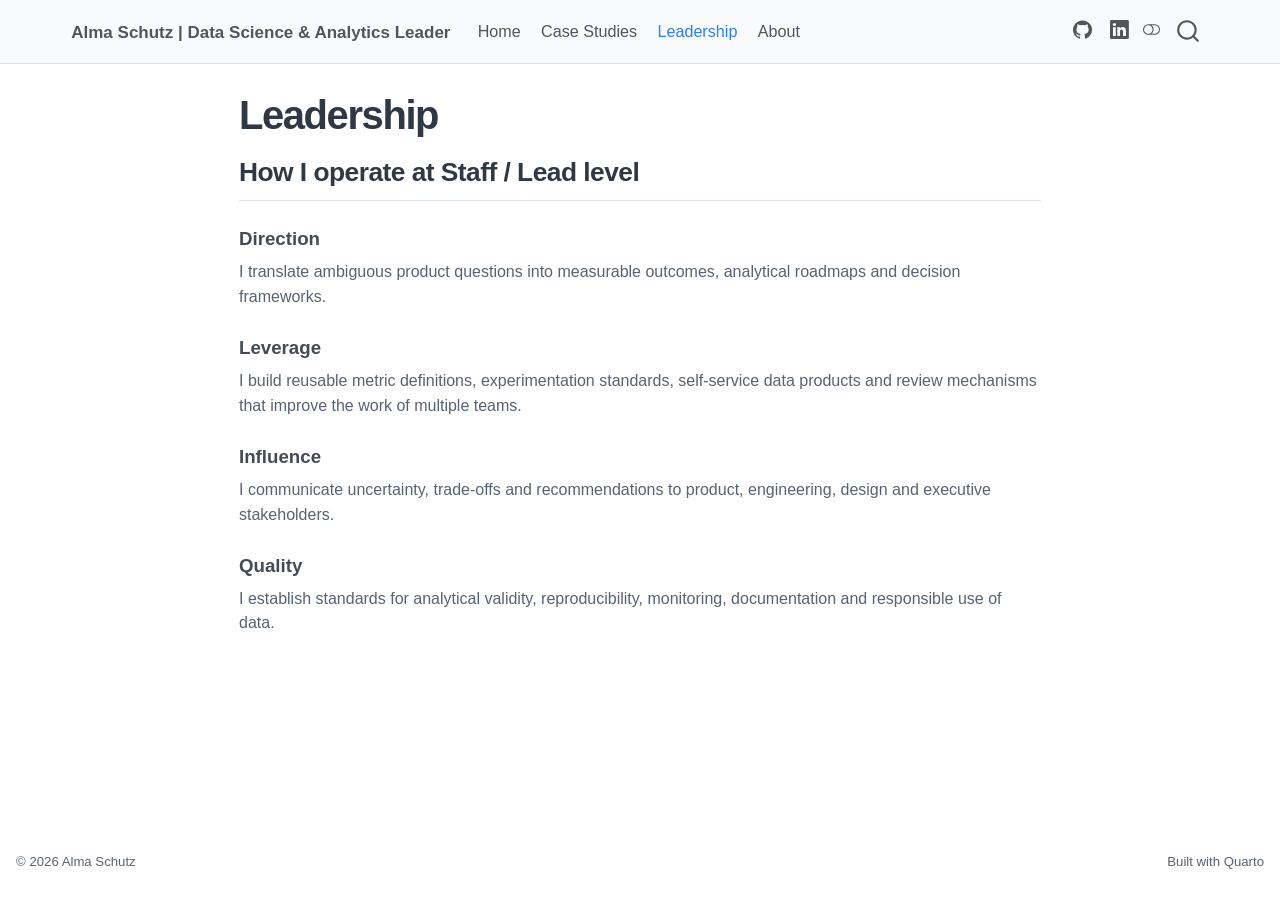
<file: leadership.html>
<!DOCTYPE html>
<html xmlns="http://www.w3.org/1999/xhtml" lang="en" xml:lang="en"><head>

<meta charset="utf-8">
<meta name="generator" content="quarto-1.10.18">

<meta name="viewport" content="width=device-width, initial-scale=1.0, user-scalable=yes">


<title>Leadership – Alma Schutz | Data Science &amp; Analytics Leader</title>
<style>
/* Default styles provided by pandoc.
** See https://pandoc.org/MANUAL.html#variables-for-html for config info.
*/
span.smallcaps{font-variant: small-caps;}
div.columns{display: flex; gap: 1.5em;}
div.column{flex: auto;}
@media screen {
div.columns{gap: min(4vw, 1.5em);}
div.column{overflow-x: auto;}
}
div.hanging-indent{margin-left: 1.5em; text-indent: -1.5em;}
ul.task-list{list-style: none;}
ul.task-list li input[type="checkbox"] {
  width: 0.8em;
  margin: 0 0.8em 0.2em -1em; /* quarto-specific, see https://github.com/quarto-dev/quarto-cli/issues/4556 */ 
  vertical-align: middle;
}
</style>


<script src="site_libs/quarto-nav/quarto-nav.js"></script>
<script src="site_libs/quarto-nav/headroom.min.js"></script>
<script src="site_libs/clipboard/clipboard.min.js"></script>
<script src="site_libs/quarto-search/autocomplete.umd.js"></script>
<script src="site_libs/quarto-search/fuse.min.js"></script>
<script src="site_libs/quarto-search/quarto-search.js"></script>
<meta name="quarto:offset" content="./">
<script src="site_libs/quarto-html/quarto.js" type="module"></script>
<script src="site_libs/quarto-html/tabsets/tabsets.js" type="module"></script>
<script src="site_libs/quarto-html/popper.min.js"></script>
<script src="site_libs/quarto-html/tippy.umd.min.js"></script>
<link href="site_libs/quarto-html/tippy.css" rel="stylesheet">
<link href="site_libs/quarto-html/quarto-syntax-highlighting-64a204ab8560d761af7679ceaba22944.css" rel="stylesheet" class="quarto-color-scheme" id="quarto-text-highlighting-styles">
<link href="site_libs/quarto-html/quarto-syntax-highlighting-dark-b85bc7c33db8c58e0ec93c3465666fed.css" rel="stylesheet" class="quarto-color-scheme quarto-color-alternate" id="quarto-text-highlighting-styles">
<link href="site_libs/quarto-html/quarto-syntax-highlighting-64a204ab8560d761af7679ceaba22944.css" rel="stylesheet" class="quarto-color-scheme-extra" id="quarto-text-highlighting-styles">
<script src="site_libs/bootstrap/bootstrap.min.js"></script>
<link href="site_libs/bootstrap/bootstrap-icons.css" rel="stylesheet">
<link href="site_libs/bootstrap/bootstrap-445b8638c3d06994fee0907d791121c4.min.css" rel="stylesheet" append-hash="true" class="quarto-color-scheme" id="quarto-bootstrap" data-mode="light">
<link href="site_libs/bootstrap/bootstrap-dark-df07115ad9f15e2ef3479c789e6873c8.min.css" rel="stylesheet" append-hash="true" class="quarto-color-scheme quarto-color-alternate" id="quarto-bootstrap" data-mode="dark">
<link href="site_libs/bootstrap/bootstrap-445b8638c3d06994fee0907d791121c4.min.css" rel="stylesheet" append-hash="true" class="quarto-color-scheme-extra" id="quarto-bootstrap" data-mode="light">
<script id="quarto-search-options" type="application/json">{
  "location": "navbar",
  "copy-button": false,
  "collapse-after": 3,
  "panel-placement": "end",
  "type": "overlay",
  "limit": 50,
  "keyboard-shortcut": [
    "f",
    "/",
    "s"
  ],
  "show-item-context": false,
  "language": {
    "search-no-results-text": "No results",
    "search-matching-documents-text": "matching documents",
    "search-copy-link-title": "Copy link to search",
    "search-hide-matches-text": "Hide additional matches",
    "search-more-match-text": "more match in this document",
    "search-more-matches-text": "more matches in this document",
    "search-clear-button-title": "Clear",
    "search-text-placeholder": "",
    "search-detached-cancel-button-title": "Cancel",
    "search-submit-button-title": "Submit",
    "search-label": "Search"
  }
}</script>
<style>html{ scroll-behavior: smooth; }</style>
<link rel="stylesheet" href="https://cdn.jsdelivr.net/npm/bootstrap-icons@1.11.3/font/bootstrap-icons.min.css">


<link rel="stylesheet" href="styles/styles.css">
</head>

<body class="nav-fixed fullcontent quarto-light"><script id="quarto-html-before-body" type="application/javascript">
    const toggleBodyColorMode = (bsSheetEl) => {
      const mode = bsSheetEl.getAttribute("data-mode");
      const bodyEl = window.document.querySelector("body");
      if (mode === "dark") {
        bodyEl.classList.add("quarto-dark");
        bodyEl.classList.remove("quarto-light");
      } else {
        bodyEl.classList.add("quarto-light");
        bodyEl.classList.remove("quarto-dark");
      }
    }
    const toggleBodyColorPrimary = () => {
      const bsSheetEl = window.document.querySelector("link#quarto-bootstrap:not([rel=disabled-stylesheet])");
      if (bsSheetEl) {
        toggleBodyColorMode(bsSheetEl);
      }
    }
    const setColorSchemeToggle = (alternate) => {
      const toggles = window.document.querySelectorAll('.quarto-color-scheme-toggle');
      for (let i=0; i < toggles.length; i++) {
        const toggle = toggles[i];
        if (toggle) {
          if (alternate) {
            toggle.classList.add("alternate");
          } else {
            toggle.classList.remove("alternate");
          }
        }
      }
    };
    const toggleColorMode = (alternate) => {
      // Switch the stylesheets
      const primaryStylesheets = window.document.querySelectorAll('link.quarto-color-scheme:not(.quarto-color-alternate)');
      const alternateStylesheets = window.document.querySelectorAll('link.quarto-color-scheme.quarto-color-alternate');
      manageTransitions('#quarto-margin-sidebar .nav-link', false);
      if (alternate) {
        // note: dark is layered on light, we don't disable primary!
        enableStylesheet(alternateStylesheets);
        for (const sheetNode of alternateStylesheets) {
          if (sheetNode.id === "quarto-bootstrap") {
            toggleBodyColorMode(sheetNode);
          }
        }
      } else {
        disableStylesheet(alternateStylesheets);
        enableStylesheet(primaryStylesheets)
        toggleBodyColorPrimary();
      }
      manageTransitions('#quarto-margin-sidebar .nav-link', true);
      // Switch the toggles
      setColorSchemeToggle(alternate)
      // Hack to workaround the fact that safari doesn't
      // properly recolor the scrollbar when toggling (#1455)
      if (navigator.userAgent.indexOf('Safari') > 0 && navigator.userAgent.indexOf('Chrome') == -1) {
        manageTransitions("body", false);
        window.scrollTo(0, 1);
        setTimeout(() => {
          window.scrollTo(0, 0);
          manageTransitions("body", true);
        }, 40);
      }
    }
    const disableStylesheet = (stylesheets) => {
      for (let i=0; i < stylesheets.length; i++) {
        const stylesheet = stylesheets[i];
        stylesheet.rel = 'disabled-stylesheet';
      }
    }
    const enableStylesheet = (stylesheets) => {
      for (let i=0; i < stylesheets.length; i++) {
        const stylesheet = stylesheets[i];
        if(stylesheet.rel !== 'stylesheet') { // for Chrome, which will still FOUC without this check
          stylesheet.rel = 'stylesheet';
        }
      }
    }
    const manageTransitions = (selector, allowTransitions) => {
      const els = window.document.querySelectorAll(selector);
      for (let i=0; i < els.length; i++) {
        const el = els[i];
        if (allowTransitions) {
          el.classList.remove('notransition');
        } else {
          el.classList.add('notransition');
        }
      }
    }
    const isFileUrl = () => {
      return window.location.protocol === 'file:';
    }
    const hasAlternateSentinel = () => {
      let styleSentinel = getColorSchemeSentinel();
      if (styleSentinel !== null) {
        return styleSentinel === "alternate";
      } else {
        return false;
      }
    }
    const setStyleSentinel = (alternate) => {
      const value = alternate ? "alternate" : "default";
      if (!isFileUrl()) {
        window.localStorage.setItem("quarto-color-scheme", value);
      } else {
        localAlternateSentinel = value;
      }
    }
    const getColorSchemeSentinel = () => {
      if (!isFileUrl()) {
        const storageValue = window.localStorage.getItem("quarto-color-scheme");
        return storageValue != null ? storageValue : localAlternateSentinel;
      } else {
        return localAlternateSentinel;
      }
    }
    const toggleGiscusIfUsed = (isAlternate, darkModeDefault) => {
      const baseTheme = document.querySelector('#giscus-base-theme')?.value ?? 'light';
      const alternateTheme = document.querySelector('#giscus-alt-theme')?.value ?? 'dark';
      let newTheme = '';
      if(authorPrefersDark) {
        newTheme = isAlternate ? baseTheme : alternateTheme;
      } else {
        newTheme = isAlternate ? alternateTheme : baseTheme;
      }
      const changeGiscusTheme = () => {
        // From: https://github.com/giscus/giscus/issues/336
        const sendMessage = (message) => {
          const iframe = document.querySelector('iframe.giscus-frame');
          if (!iframe) return;
          iframe.contentWindow.postMessage({ giscus: message }, 'https://giscus.app');
        }
        sendMessage({
          setConfig: {
            theme: newTheme
          }
        });
      }
      const isGiscussLoaded = window.document.querySelector('iframe.giscus-frame') !== null;
      if (isGiscussLoaded) {
        changeGiscusTheme();
      }
    };
    const authorPrefersDark = false;
    const darkModeDefault = authorPrefersDark;
      document.querySelector('link#quarto-text-highlighting-styles.quarto-color-scheme-extra').rel = 'disabled-stylesheet';
      document.querySelector('link#quarto-bootstrap.quarto-color-scheme-extra').rel = 'disabled-stylesheet';
    let localAlternateSentinel = darkModeDefault ? 'alternate' : 'default';
    // Dark / light mode switch
    window.quartoToggleColorScheme = () => {
      // Read the current dark / light value
      let toAlternate = !hasAlternateSentinel();
      toggleColorMode(toAlternate);
      setStyleSentinel(toAlternate);
      toggleGiscusIfUsed(toAlternate, darkModeDefault);
      window.dispatchEvent(new Event('resize'));
    };
    // Switch to dark mode if need be
    if (hasAlternateSentinel()) {
      toggleColorMode(true);
    } else {
      toggleColorMode(false);
    }
  </script>

<div id="quarto-search-results"></div>
  <header id="quarto-header" class="headroom fixed-top">
    <nav class="navbar navbar-expand-lg " data-bs-theme="dark">
      <div class="navbar-container container-fluid">
      <div class="navbar-brand-container mx-auto">
    <a class="navbar-brand" href="./index.html">
    <span class="navbar-title">Alma Schutz | Data Science &amp; Analytics Leader</span>
    </a>
  </div>
            <div id="quarto-search" class="" title="Search"></div>
          <button class="navbar-toggler" type="button" data-bs-toggle="collapse" data-bs-target="#navbarCollapse" aria-controls="navbarCollapse" role="menu" aria-expanded="false" aria-label="Toggle navigation" onclick="if (window.quartoToggleHeadroom) { window.quartoToggleHeadroom(); }">
  <span class="navbar-toggler-icon"></span>
</button>
          <div class="collapse navbar-collapse" id="navbarCollapse">
            <ul class="navbar-nav navbar-nav-scroll me-auto">
  <li class="nav-item">
    <a class="nav-link" href="./index.html"> 
<span class="menu-text">Home</span></a>
  </li>  
  <li class="nav-item">
    <a class="nav-link" href="./projects.html"> 
<span class="menu-text">Case Studies</span></a>
  </li>  
  <li class="nav-item">
    <a class="nav-link active" href="./leadership.html" aria-current="page"> 
<span class="menu-text">Leadership</span></a>
  </li>  
  <li class="nav-item">
    <a class="nav-link" href="./about.html"> 
<span class="menu-text">About</span></a>
  </li>  
</ul>
            <ul class="navbar-nav navbar-nav-scroll ms-auto">
  <li class="nav-item compact">
    <a class="nav-link" href="https://github.com/Almaschutz"> <i class="bi bi-github" role="img" aria-label="GitHub">
</i> 
<span class="menu-text"></span></a>
  </li>  
  <li class="nav-item compact">
    <a class="nav-link" href="https://www.linkedin.com/in/almaschutz"> <i class="bi bi-linkedin" role="img" aria-label="LinkedIn">
</i> 
<span class="menu-text"></span></a>
  </li>  
</ul>
          </div> <!-- /navcollapse -->
            <div class="quarto-navbar-tools">
  <a href="" class="quarto-color-scheme-toggle quarto-navigation-tool  px-1" onclick="window.quartoToggleColorScheme(); return false;" title="Toggle dark mode"><i class="bi"></i></a>
</div>
      </div> <!-- /container-fluid -->
    </nav>
</header>
<!-- content -->
<div id="quarto-content" class="quarto-container page-columns page-rows-contents page-layout-article page-navbar">
<!-- sidebar -->
<!-- margin-sidebar -->
    
<!-- main -->
<main class="content" id="quarto-document-content">


<header id="title-block-header" class="quarto-title-block default">
<div class="quarto-title">
<h1 class="title">Leadership</h1>
</div>



<div class="quarto-title-meta">

    
  
    
  </div>
  


</header>


<section id="how-i-operate-at-staff-lead-level" class="level2">
<h2 data-anchor-id="how-i-operate-at-staff-lead-level">How I operate at Staff / Lead level</h2>
<section id="direction" class="level3">
<h3 data-anchor-id="direction">Direction</h3>
<p>I translate ambiguous product questions into measurable outcomes, analytical roadmaps and decision frameworks.</p>
</section>
<section id="leverage" class="level3">
<h3 data-anchor-id="leverage">Leverage</h3>
<p>I build reusable metric definitions, experimentation standards, self-service data products and review mechanisms that improve the work of multiple teams.</p>
</section>
<section id="influence" class="level3">
<h3 data-anchor-id="influence">Influence</h3>
<p>I communicate uncertainty, trade-offs and recommendations to product, engineering, design and executive stakeholders.</p>
</section>
<section id="quality" class="level3">
<h3 data-anchor-id="quality">Quality</h3>
<p>I establish standards for analytical validity, reproducibility, monitoring, documentation and responsible use of data.</p>


</section>
</section>

</main> <!-- /main -->
<script id="quarto-html-after-body" type="application/javascript">
  window.document.addEventListener("DOMContentLoaded", function (event) {
    // Ensure there is a toggle, if there isn't float one in the top right
    if (window.document.querySelector('.quarto-color-scheme-toggle') === null) {
      const a = window.document.createElement('a');
      a.classList.add('top-right');
      a.classList.add('quarto-color-scheme-toggle');
      a.href = "";
      a.onclick = function() { try { window.quartoToggleColorScheme(); } catch {} return false; };
      const i = window.document.createElement("i");
      i.classList.add('bi');
      a.appendChild(i);
      window.document.body.appendChild(a);
    }
    setColorSchemeToggle(hasAlternateSentinel())
    const isCodeAnnotation = (el) => {
      for (const clz of el.classList) {
        if (clz.startsWith('code-annotation-')) {                     
          return true;
        }
      }
      return false;
    }
    const onCopySuccess = function(e) {
      // button target
      const button = e.trigger;
      // don't keep focus
      button.blur();
      // flash "checked"
      button.classList.add('code-copy-button-checked');
      var currentTitle = button.getAttribute("title");
      button.setAttribute("title", "Copied!");
      let tooltip;
      if (window.bootstrap) {
        button.setAttribute("data-bs-toggle", "tooltip");
        button.setAttribute("data-bs-placement", "left");
        button.setAttribute("data-bs-title", "Copied!");
        tooltip = new bootstrap.Tooltip(button, 
          { trigger: "manual", 
            customClass: "code-copy-button-tooltip",
            offset: [0, -8]});
        tooltip.show();    
      }
      setTimeout(function() {
        if (tooltip) {
          tooltip.hide();
          button.removeAttribute("data-bs-title");
          button.removeAttribute("data-bs-toggle");
          button.removeAttribute("data-bs-placement");
        }
        button.setAttribute("title", currentTitle);
        button.classList.remove('code-copy-button-checked');
      }, 1000);
      // clear code selection
      e.clearSelection();
    }
    const getTextToCopy = function(trigger) {
      const outerScaffold = trigger.parentElement.cloneNode(true);
      const codeEl = outerScaffold.querySelector('code');
      for (const childEl of codeEl.children) {
        if (isCodeAnnotation(childEl)) {
          childEl.remove();
        }
      }
      return codeEl.innerText;
    }
    const clipboard = new window.ClipboardJS('.code-copy-button:not([data-in-quarto-modal])', {
      text: getTextToCopy
    });
    clipboard.on('success', onCopySuccess);
    if (window.document.getElementById('quarto-embedded-source-code-modal')) {
      const clipboardModal = new window.ClipboardJS('.code-copy-button[data-in-quarto-modal]', {
        text: getTextToCopy,
        container: window.document.getElementById('quarto-embedded-source-code-modal')
      });
      clipboardModal.on('success', onCopySuccess);
    }
      var localhostRegex = new RegExp(/^(?:http|https):\/\/localhost\:?[0-9]*\//);
      var mailtoRegex = new RegExp(/^mailto:/);
        var filterRegex = new RegExp('/' + window.location.host + '/');
      var isInternal = (href) => {
          return filterRegex.test(href) || localhostRegex.test(href) || mailtoRegex.test(href);
      }
      // Inspect non-navigation links and adorn them if external
     var links = window.document.querySelectorAll('a[href]:not(.nav-link):not(.navbar-brand):not(.toc-action):not(.sidebar-link):not(.sidebar-item-toggle):not(.pagination-link):not(.no-external):not([aria-hidden]):not(.dropdown-item):not(.quarto-navigation-tool):not(.about-link)');
      for (var i=0; i<links.length; i++) {
        const link = links[i];
        if (!isInternal(link.href)) {
          // undo the damage that might have been done by quarto-nav.js in the case of
          // links that we want to consider external
          if (link.dataset.originalHref !== undefined) {
            link.href = link.dataset.originalHref;
          }
        }
      }
    function tippyHover(el, contentFn, onTriggerFn, onUntriggerFn) {
      const config = {
        allowHTML: true,
        maxWidth: 500,
        delay: 100,
        arrow: false,
        appendTo: function(el) {
            return el.parentElement;
        },
        interactive: true,
        interactiveBorder: 10,
        theme: 'quarto',
        placement: 'bottom-start',
      };
      if (contentFn) {
        config.content = contentFn;
      }
      if (onTriggerFn) {
        config.onTrigger = onTriggerFn;
      }
      if (onUntriggerFn) {
        config.onUntrigger = onUntriggerFn;
      }
      window.tippy(el, config); 
    }
    const noterefs = window.document.querySelectorAll('a[role="doc-noteref"]');
    for (var i=0; i<noterefs.length; i++) {
      const ref = noterefs[i];
      tippyHover(ref, function() {
        // use id or data attribute instead here
        let href = ref.getAttribute('data-footnote-href') || ref.getAttribute('href');
        try { href = new URL(href).hash; } catch {}
        const id = href.replace(/^#\/?/, "");
        const note = window.document.getElementById(id);
        if (note) {
          return note.innerHTML;
        } else {
          return "";
        }
      });
    }
    const xrefs = window.document.querySelectorAll('a.quarto-xref');
    const processXRef = (id, note) => {
      // Strip column container classes
      const stripColumnClz = (el) => {
        el.classList.remove("page-full", "page-columns");
        if (el.children) {
          for (const child of el.children) {
            stripColumnClz(child);
          }
        }
      }
      stripColumnClz(note)
      if (id === null || id.startsWith('sec-')) {
        // Special case sections, only their first couple elements
        const container = document.createElement("div");
        if (note.children && note.children.length > 2) {
          container.appendChild(note.children[0].cloneNode(true));
          for (let i = 1; i < note.children.length; i++) {
            const child = note.children[i];
            if (child.tagName === "P" && child.innerText === "") {
              continue;
            } else {
              container.appendChild(child.cloneNode(true));
              break;
            }
          }
          if (window.Quarto?.typesetMath) {
            window.Quarto.typesetMath(container);
          }
          return container.innerHTML
        } else {
          if (window.Quarto?.typesetMath) {
            window.Quarto.typesetMath(note);
          }
          return note.innerHTML;
        }
      } else {
        // Remove any anchor links if they are present
        const anchorLink = note.querySelector('a.anchorjs-link');
        if (anchorLink) {
          anchorLink.remove();
        }
        if (window.Quarto?.typesetMath) {
          window.Quarto.typesetMath(note);
        }
        if (note.classList.contains("callout")) {
          return note.outerHTML;
        } else {
          return note.innerHTML;
        }
      }
    }
    for (var i=0; i<xrefs.length; i++) {
      const xref = xrefs[i];
      tippyHover(xref, undefined, function(instance) {
        instance.disable();
        let url = xref.getAttribute('href');
        let hash = undefined; 
        if (url.startsWith('#')) {
          hash = url;
        } else {
          try { hash = new URL(url).hash; } catch {}
        }
        if (hash) {
          const id = hash.replace(/^#\/?/, "");
          const note = window.document.getElementById(id);
          if (note !== null) {
            try {
              const html = processXRef(id, note.cloneNode(true));
              instance.setContent(html);
            } finally {
              instance.enable();
              instance.show();
            }
          } else {
            // See if we can fetch this
            fetch(url.split('#')[0])
            .then(res => res.text())
            .then(html => {
              const parser = new DOMParser();
              const htmlDoc = parser.parseFromString(html, "text/html");
              const note = htmlDoc.getElementById(id);
              if (note !== null) {
                const html = processXRef(id, note);
                instance.setContent(html);
              } 
            }).finally(() => {
              instance.enable();
              instance.show();
            });
          }
        } else {
          // See if we can fetch a full url (with no hash to target)
          // This is a special case and we should probably do some content thinning / targeting
          fetch(url)
          .then(res => res.text())
          .then(html => {
            const parser = new DOMParser();
            const htmlDoc = parser.parseFromString(html, "text/html");
            const note = htmlDoc.querySelector('main.content');
            if (note !== null) {
              // This should only happen for chapter cross references
              // (since there is no id in the URL)
              // remove the first header
              if (note.children.length > 0 && note.children[0].tagName === "HEADER") {
                note.children[0].remove();
              }
              const html = processXRef(null, note);
              instance.setContent(html);
            } 
          }).finally(() => {
            instance.enable();
            instance.show();
          });
        }
      }, function(instance) {
      });
    }
        let selectedAnnoteEl;
        const selectorForAnnotation = ( cell, annotation) => {
          let cellAttr = 'data-code-cell="' + cell + '"';
          let lineAttr = 'data-code-annotation="' +  annotation + '"';
          const selector = 'span[' + cellAttr + '][' + lineAttr + ']';
          return selector;
        }
        const selectCodeLines = (annoteEl) => {
          const doc = window.document;
          const targetCell = annoteEl.getAttribute("data-target-cell");
          const targetAnnotation = annoteEl.getAttribute("data-target-annotation");
          const annoteSpan = window.document.querySelector(selectorForAnnotation(targetCell, targetAnnotation));
          const lines = annoteSpan.getAttribute("data-code-lines").split(",");
          const lineIds = lines.map((line) => {
            return targetCell + "-" + line;
          })
          let top = null;
          let height = null;
          let parent = null;
          if (lineIds.length > 0) {
              //compute the position of the single el (top and bottom and make a div)
              const el = window.document.getElementById(lineIds[0]);
              top = el.offsetTop;
              height = el.offsetHeight;
              parent = el.parentElement.parentElement;
            if (lineIds.length > 1) {
              const lastEl = window.document.getElementById(lineIds[lineIds.length - 1]);
              const bottom = lastEl.offsetTop + lastEl.offsetHeight;
              height = bottom - top;
            }
            if (top !== null && height !== null && parent !== null) {
              // cook up a div (if necessary) and position it 
              let div = window.document.getElementById("code-annotation-line-highlight");
              if (div === null) {
                div = window.document.createElement("div");
                div.setAttribute("id", "code-annotation-line-highlight");
                div.style.position = 'absolute';
                parent.appendChild(div);
              }
              div.style.top = top - 2 + "px";
              div.style.height = height + 4 + "px";
              div.style.left = 0;
              let gutterDiv = window.document.getElementById("code-annotation-line-highlight-gutter");
              if (gutterDiv === null) {
                gutterDiv = window.document.createElement("div");
                gutterDiv.setAttribute("id", "code-annotation-line-highlight-gutter");
                gutterDiv.style.position = 'absolute';
                const codeCell = window.document.getElementById(targetCell);
                const gutter = codeCell.querySelector('.code-annotation-gutter');
                gutter.appendChild(gutterDiv);
              }
              gutterDiv.style.top = top - 2 + "px";
              gutterDiv.style.height = height + 4 + "px";
            }
            selectedAnnoteEl = annoteEl;
          }
        };
        const unselectCodeLines = () => {
          const elementsIds = ["code-annotation-line-highlight", "code-annotation-line-highlight-gutter"];
          elementsIds.forEach((elId) => {
            const div = window.document.getElementById(elId);
            if (div) {
              div.remove();
            }
          });
          selectedAnnoteEl = undefined;
        };
          // Handle positioning of the toggle
      window.addEventListener(
        "resize",
        throttle(() => {
          elRect = undefined;
          if (selectedAnnoteEl) {
            selectCodeLines(selectedAnnoteEl);
          }
        }, 10)
      );
      function throttle(fn, ms) {
      let throttle = false;
      let timer;
        return (...args) => {
          if(!throttle) { // first call gets through
              fn.apply(this, args);
              throttle = true;
          } else { // all the others get throttled
              if(timer) clearTimeout(timer); // cancel #2
              timer = setTimeout(() => {
                fn.apply(this, args);
                timer = throttle = false;
              }, ms);
          }
        };
      }
        // Attach click handler to the DT
        const annoteDls = window.document.querySelectorAll('dt[data-target-cell]');
        for (const annoteDlNode of annoteDls) {
          annoteDlNode.addEventListener('click', (event) => {
            const clickedEl = event.target;
            if (clickedEl !== selectedAnnoteEl) {
              unselectCodeLines();
              const activeEl = window.document.querySelector('dt[data-target-cell].code-annotation-active');
              if (activeEl) {
                activeEl.classList.remove('code-annotation-active');
              }
              selectCodeLines(clickedEl);
              clickedEl.classList.add('code-annotation-active');
            } else {
              // Unselect the line
              unselectCodeLines();
              clickedEl.classList.remove('code-annotation-active');
            }
          });
        }
    const findCites = (el) => {
      const parentEl = el.parentElement;
      if (parentEl) {
        const cites = parentEl.dataset.cites;
        if (cites) {
          return {
            el,
            cites: cites.split(' ')
          };
        } else {
          return findCites(el.parentElement)
        }
      } else {
        return undefined;
      }
    };
    var bibliorefs = window.document.querySelectorAll('a[role="doc-biblioref"]');
    for (var i=0; i<bibliorefs.length; i++) {
      const ref = bibliorefs[i];
      const citeInfo = findCites(ref);
      if (citeInfo) {
        tippyHover(citeInfo.el, function() {
          var popup = window.document.createElement('div');
          citeInfo.cites.forEach(function(cite) {
            var citeDiv = window.document.createElement('div');
            citeDiv.classList.add('hanging-indent');
            citeDiv.classList.add('csl-entry');
            var biblioDiv = window.document.getElementById('ref-' + cite);
            if (biblioDiv) {
              citeDiv.innerHTML = biblioDiv.innerHTML;
            }
            popup.appendChild(citeDiv);
          });
          return popup.innerHTML;
        });
      }
    }
  });
  </script>
</div> <!-- /content -->
<footer class="footer">
  <div class="nav-footer">
    <div class="nav-footer-left">
<p>© 2026 Alma Schutz</p>
</div>   
    <div class="nav-footer-center">
      &nbsp;
    </div>
    <div class="nav-footer-right">
<p>Built with Quarto</p>
</div>
  </div>
</footer>




<script src="site_libs/quarto-html/zenscroll-min.js"></script>
</body></html>
</file>
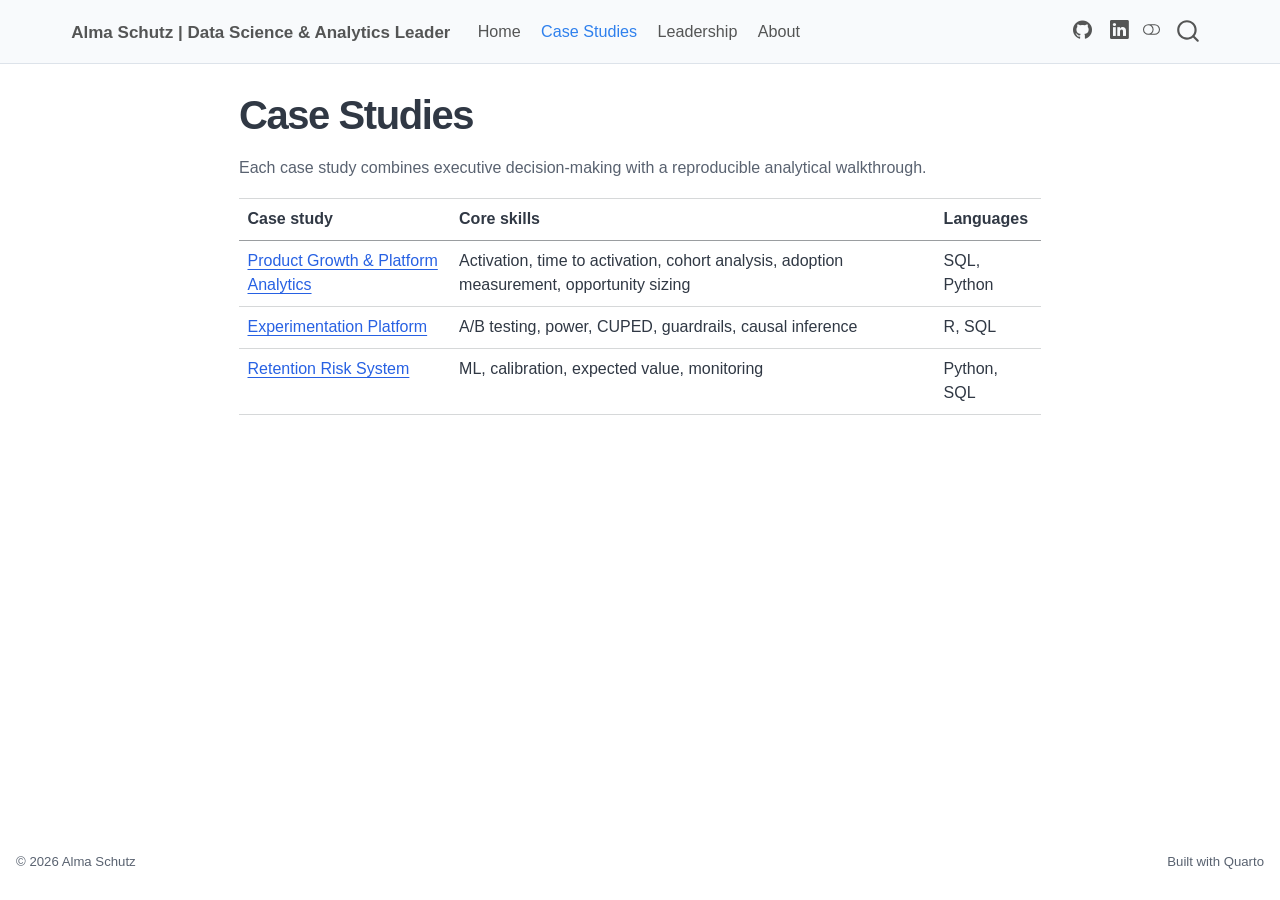
<file: projects.html>
<!DOCTYPE html>
<html xmlns="http://www.w3.org/1999/xhtml" lang="en" xml:lang="en"><head>

<meta charset="utf-8">
<meta name="generator" content="quarto-1.10.18">

<meta name="viewport" content="width=device-width, initial-scale=1.0, user-scalable=yes">


<title>Case Studies – Alma Schutz | Data Science &amp; Analytics Leader</title>
<style>
/* Default styles provided by pandoc.
** See https://pandoc.org/MANUAL.html#variables-for-html for config info.
*/
span.smallcaps{font-variant: small-caps;}
div.columns{display: flex; gap: 1.5em;}
div.column{flex: auto;}
@media screen {
div.columns{gap: min(4vw, 1.5em);}
div.column{overflow-x: auto;}
}
div.hanging-indent{margin-left: 1.5em; text-indent: -1.5em;}
ul.task-list{list-style: none;}
ul.task-list li input[type="checkbox"] {
  width: 0.8em;
  margin: 0 0.8em 0.2em -1em; /* quarto-specific, see https://github.com/quarto-dev/quarto-cli/issues/4556 */ 
  vertical-align: middle;
}
</style>


<script src="site_libs/quarto-nav/quarto-nav.js"></script>
<script src="site_libs/quarto-nav/headroom.min.js"></script>
<script src="site_libs/clipboard/clipboard.min.js"></script>
<script src="site_libs/quarto-search/autocomplete.umd.js"></script>
<script src="site_libs/quarto-search/fuse.min.js"></script>
<script src="site_libs/quarto-search/quarto-search.js"></script>
<meta name="quarto:offset" content="./">
<script src="site_libs/quarto-html/quarto.js" type="module"></script>
<script src="site_libs/quarto-html/tabsets/tabsets.js" type="module"></script>
<script src="site_libs/quarto-html/popper.min.js"></script>
<script src="site_libs/quarto-html/tippy.umd.min.js"></script>
<link href="site_libs/quarto-html/tippy.css" rel="stylesheet">
<link href="site_libs/quarto-html/quarto-syntax-highlighting-64a204ab8560d761af7679ceaba22944.css" rel="stylesheet" class="quarto-color-scheme" id="quarto-text-highlighting-styles">
<link href="site_libs/quarto-html/quarto-syntax-highlighting-dark-b85bc7c33db8c58e0ec93c3465666fed.css" rel="stylesheet" class="quarto-color-scheme quarto-color-alternate" id="quarto-text-highlighting-styles">
<link href="site_libs/quarto-html/quarto-syntax-highlighting-64a204ab8560d761af7679ceaba22944.css" rel="stylesheet" class="quarto-color-scheme-extra" id="quarto-text-highlighting-styles">
<script src="site_libs/bootstrap/bootstrap.min.js"></script>
<link href="site_libs/bootstrap/bootstrap-icons.css" rel="stylesheet">
<link href="site_libs/bootstrap/bootstrap-445b8638c3d06994fee0907d791121c4.min.css" rel="stylesheet" append-hash="true" class="quarto-color-scheme" id="quarto-bootstrap" data-mode="light">
<link href="site_libs/bootstrap/bootstrap-dark-df07115ad9f15e2ef3479c789e6873c8.min.css" rel="stylesheet" append-hash="true" class="quarto-color-scheme quarto-color-alternate" id="quarto-bootstrap" data-mode="dark">
<link href="site_libs/bootstrap/bootstrap-445b8638c3d06994fee0907d791121c4.min.css" rel="stylesheet" append-hash="true" class="quarto-color-scheme-extra" id="quarto-bootstrap" data-mode="light">
<script id="quarto-search-options" type="application/json">{
  "location": "navbar",
  "copy-button": false,
  "collapse-after": 3,
  "panel-placement": "end",
  "type": "overlay",
  "limit": 50,
  "keyboard-shortcut": [
    "f",
    "/",
    "s"
  ],
  "show-item-context": false,
  "language": {
    "search-no-results-text": "No results",
    "search-matching-documents-text": "matching documents",
    "search-copy-link-title": "Copy link to search",
    "search-hide-matches-text": "Hide additional matches",
    "search-more-match-text": "more match in this document",
    "search-more-matches-text": "more matches in this document",
    "search-clear-button-title": "Clear",
    "search-text-placeholder": "",
    "search-detached-cancel-button-title": "Cancel",
    "search-submit-button-title": "Submit",
    "search-label": "Search"
  }
}</script>
<style>html{ scroll-behavior: smooth; }</style>
<link rel="stylesheet" href="https://cdn.jsdelivr.net/npm/bootstrap-icons@1.11.3/font/bootstrap-icons.min.css">


<link rel="stylesheet" href="styles/styles.css">
</head>

<body class="nav-fixed fullcontent quarto-light"><script id="quarto-html-before-body" type="application/javascript">
    const toggleBodyColorMode = (bsSheetEl) => {
      const mode = bsSheetEl.getAttribute("data-mode");
      const bodyEl = window.document.querySelector("body");
      if (mode === "dark") {
        bodyEl.classList.add("quarto-dark");
        bodyEl.classList.remove("quarto-light");
      } else {
        bodyEl.classList.add("quarto-light");
        bodyEl.classList.remove("quarto-dark");
      }
    }
    const toggleBodyColorPrimary = () => {
      const bsSheetEl = window.document.querySelector("link#quarto-bootstrap:not([rel=disabled-stylesheet])");
      if (bsSheetEl) {
        toggleBodyColorMode(bsSheetEl);
      }
    }
    const setColorSchemeToggle = (alternate) => {
      const toggles = window.document.querySelectorAll('.quarto-color-scheme-toggle');
      for (let i=0; i < toggles.length; i++) {
        const toggle = toggles[i];
        if (toggle) {
          if (alternate) {
            toggle.classList.add("alternate");
          } else {
            toggle.classList.remove("alternate");
          }
        }
      }
    };
    const toggleColorMode = (alternate) => {
      // Switch the stylesheets
      const primaryStylesheets = window.document.querySelectorAll('link.quarto-color-scheme:not(.quarto-color-alternate)');
      const alternateStylesheets = window.document.querySelectorAll('link.quarto-color-scheme.quarto-color-alternate');
      manageTransitions('#quarto-margin-sidebar .nav-link', false);
      if (alternate) {
        // note: dark is layered on light, we don't disable primary!
        enableStylesheet(alternateStylesheets);
        for (const sheetNode of alternateStylesheets) {
          if (sheetNode.id === "quarto-bootstrap") {
            toggleBodyColorMode(sheetNode);
          }
        }
      } else {
        disableStylesheet(alternateStylesheets);
        enableStylesheet(primaryStylesheets)
        toggleBodyColorPrimary();
      }
      manageTransitions('#quarto-margin-sidebar .nav-link', true);
      // Switch the toggles
      setColorSchemeToggle(alternate)
      // Hack to workaround the fact that safari doesn't
      // properly recolor the scrollbar when toggling (#1455)
      if (navigator.userAgent.indexOf('Safari') > 0 && navigator.userAgent.indexOf('Chrome') == -1) {
        manageTransitions("body", false);
        window.scrollTo(0, 1);
        setTimeout(() => {
          window.scrollTo(0, 0);
          manageTransitions("body", true);
        }, 40);
      }
    }
    const disableStylesheet = (stylesheets) => {
      for (let i=0; i < stylesheets.length; i++) {
        const stylesheet = stylesheets[i];
        stylesheet.rel = 'disabled-stylesheet';
      }
    }
    const enableStylesheet = (stylesheets) => {
      for (let i=0; i < stylesheets.length; i++) {
        const stylesheet = stylesheets[i];
        if(stylesheet.rel !== 'stylesheet') { // for Chrome, which will still FOUC without this check
          stylesheet.rel = 'stylesheet';
        }
      }
    }
    const manageTransitions = (selector, allowTransitions) => {
      const els = window.document.querySelectorAll(selector);
      for (let i=0; i < els.length; i++) {
        const el = els[i];
        if (allowTransitions) {
          el.classList.remove('notransition');
        } else {
          el.classList.add('notransition');
        }
      }
    }
    const isFileUrl = () => {
      return window.location.protocol === 'file:';
    }
    const hasAlternateSentinel = () => {
      let styleSentinel = getColorSchemeSentinel();
      if (styleSentinel !== null) {
        return styleSentinel === "alternate";
      } else {
        return false;
      }
    }
    const setStyleSentinel = (alternate) => {
      const value = alternate ? "alternate" : "default";
      if (!isFileUrl()) {
        window.localStorage.setItem("quarto-color-scheme", value);
      } else {
        localAlternateSentinel = value;
      }
    }
    const getColorSchemeSentinel = () => {
      if (!isFileUrl()) {
        const storageValue = window.localStorage.getItem("quarto-color-scheme");
        return storageValue != null ? storageValue : localAlternateSentinel;
      } else {
        return localAlternateSentinel;
      }
    }
    const toggleGiscusIfUsed = (isAlternate, darkModeDefault) => {
      const baseTheme = document.querySelector('#giscus-base-theme')?.value ?? 'light';
      const alternateTheme = document.querySelector('#giscus-alt-theme')?.value ?? 'dark';
      let newTheme = '';
      if(authorPrefersDark) {
        newTheme = isAlternate ? baseTheme : alternateTheme;
      } else {
        newTheme = isAlternate ? alternateTheme : baseTheme;
      }
      const changeGiscusTheme = () => {
        // From: https://github.com/giscus/giscus/issues/336
        const sendMessage = (message) => {
          const iframe = document.querySelector('iframe.giscus-frame');
          if (!iframe) return;
          iframe.contentWindow.postMessage({ giscus: message }, 'https://giscus.app');
        }
        sendMessage({
          setConfig: {
            theme: newTheme
          }
        });
      }
      const isGiscussLoaded = window.document.querySelector('iframe.giscus-frame') !== null;
      if (isGiscussLoaded) {
        changeGiscusTheme();
      }
    };
    const authorPrefersDark = false;
    const darkModeDefault = authorPrefersDark;
      document.querySelector('link#quarto-text-highlighting-styles.quarto-color-scheme-extra').rel = 'disabled-stylesheet';
      document.querySelector('link#quarto-bootstrap.quarto-color-scheme-extra').rel = 'disabled-stylesheet';
    let localAlternateSentinel = darkModeDefault ? 'alternate' : 'default';
    // Dark / light mode switch
    window.quartoToggleColorScheme = () => {
      // Read the current dark / light value
      let toAlternate = !hasAlternateSentinel();
      toggleColorMode(toAlternate);
      setStyleSentinel(toAlternate);
      toggleGiscusIfUsed(toAlternate, darkModeDefault);
      window.dispatchEvent(new Event('resize'));
    };
    // Switch to dark mode if need be
    if (hasAlternateSentinel()) {
      toggleColorMode(true);
    } else {
      toggleColorMode(false);
    }
  </script>

<div id="quarto-search-results"></div>
  <header id="quarto-header" class="headroom fixed-top">
    <nav class="navbar navbar-expand-lg " data-bs-theme="dark">
      <div class="navbar-container container-fluid">
      <div class="navbar-brand-container mx-auto">
    <a class="navbar-brand" href="./index.html">
    <span class="navbar-title">Alma Schutz | Data Science &amp; Analytics Leader</span>
    </a>
  </div>
            <div id="quarto-search" class="" title="Search"></div>
          <button class="navbar-toggler" type="button" data-bs-toggle="collapse" data-bs-target="#navbarCollapse" aria-controls="navbarCollapse" role="menu" aria-expanded="false" aria-label="Toggle navigation" onclick="if (window.quartoToggleHeadroom) { window.quartoToggleHeadroom(); }">
  <span class="navbar-toggler-icon"></span>
</button>
          <div class="collapse navbar-collapse" id="navbarCollapse">
            <ul class="navbar-nav navbar-nav-scroll me-auto">
  <li class="nav-item">
    <a class="nav-link" href="./index.html"> 
<span class="menu-text">Home</span></a>
  </li>  
  <li class="nav-item">
    <a class="nav-link active" href="./projects.html" aria-current="page"> 
<span class="menu-text">Case Studies</span></a>
  </li>  
  <li class="nav-item">
    <a class="nav-link" href="./leadership.html"> 
<span class="menu-text">Leadership</span></a>
  </li>  
  <li class="nav-item">
    <a class="nav-link" href="./about.html"> 
<span class="menu-text">About</span></a>
  </li>  
</ul>
            <ul class="navbar-nav navbar-nav-scroll ms-auto">
  <li class="nav-item compact">
    <a class="nav-link" href="https://github.com/Almaschutz"> <i class="bi bi-github" role="img" aria-label="GitHub">
</i> 
<span class="menu-text"></span></a>
  </li>  
  <li class="nav-item compact">
    <a class="nav-link" href="https://www.linkedin.com/in/almaschutz"> <i class="bi bi-linkedin" role="img" aria-label="LinkedIn">
</i> 
<span class="menu-text"></span></a>
  </li>  
</ul>
          </div> <!-- /navcollapse -->
            <div class="quarto-navbar-tools">
  <a href="" class="quarto-color-scheme-toggle quarto-navigation-tool  px-1" onclick="window.quartoToggleColorScheme(); return false;" title="Toggle dark mode"><i class="bi"></i></a>
</div>
      </div> <!-- /container-fluid -->
    </nav>
</header>
<!-- content -->
<div id="quarto-content" class="quarto-container page-columns page-rows-contents page-layout-article page-navbar">
<!-- sidebar -->
<!-- margin-sidebar -->
    
<!-- main -->
<main class="content" id="quarto-document-content">


<header id="title-block-header" class="quarto-title-block default">
<div class="quarto-title">
<h1 class="title">Case Studies</h1>
</div>



<div class="quarto-title-meta">

    
  
    
  </div>
  


</header>


<p>Each case study combines executive decision-making with a reproducible analytical walkthrough.</p>
<table class="caption-top table">
<thead>
<tr class="header">
<th>Case study</th>
<th>Core skills</th>
<th>Languages</th>
</tr>
</thead>
<tbody>
<tr class="odd">
<td><a href="./projects/01-product-growth/index.html">Product Growth &amp; Platform Analytics</a></td>
<td>Activation, time to activation, cohort analysis, adoption measurement, opportunity sizing</td>
<td>SQL, Python</td>
</tr>
<tr class="even">
<td><a href="./projects/02-experimentation/index.html">Experimentation Platform</a></td>
<td>A/B testing, power, CUPED, guardrails, causal inference</td>
<td>R, SQL</td>
</tr>
<tr class="odd">
<td><a href="./projects/03-retention-ml/index.html">Retention Risk System</a></td>
<td>ML, calibration, expected value, monitoring</td>
<td>Python, SQL</td>
</tr>
</tbody>
</table>



</main> <!-- /main -->
<script id="quarto-html-after-body" type="application/javascript">
  window.document.addEventListener("DOMContentLoaded", function (event) {
    // Ensure there is a toggle, if there isn't float one in the top right
    if (window.document.querySelector('.quarto-color-scheme-toggle') === null) {
      const a = window.document.createElement('a');
      a.classList.add('top-right');
      a.classList.add('quarto-color-scheme-toggle');
      a.href = "";
      a.onclick = function() { try { window.quartoToggleColorScheme(); } catch {} return false; };
      const i = window.document.createElement("i");
      i.classList.add('bi');
      a.appendChild(i);
      window.document.body.appendChild(a);
    }
    setColorSchemeToggle(hasAlternateSentinel())
    const isCodeAnnotation = (el) => {
      for (const clz of el.classList) {
        if (clz.startsWith('code-annotation-')) {                     
          return true;
        }
      }
      return false;
    }
    const onCopySuccess = function(e) {
      // button target
      const button = e.trigger;
      // don't keep focus
      button.blur();
      // flash "checked"
      button.classList.add('code-copy-button-checked');
      var currentTitle = button.getAttribute("title");
      button.setAttribute("title", "Copied!");
      let tooltip;
      if (window.bootstrap) {
        button.setAttribute("data-bs-toggle", "tooltip");
        button.setAttribute("data-bs-placement", "left");
        button.setAttribute("data-bs-title", "Copied!");
        tooltip = new bootstrap.Tooltip(button, 
          { trigger: "manual", 
            customClass: "code-copy-button-tooltip",
            offset: [0, -8]});
        tooltip.show();    
      }
      setTimeout(function() {
        if (tooltip) {
          tooltip.hide();
          button.removeAttribute("data-bs-title");
          button.removeAttribute("data-bs-toggle");
          button.removeAttribute("data-bs-placement");
        }
        button.setAttribute("title", currentTitle);
        button.classList.remove('code-copy-button-checked');
      }, 1000);
      // clear code selection
      e.clearSelection();
    }
    const getTextToCopy = function(trigger) {
      const outerScaffold = trigger.parentElement.cloneNode(true);
      const codeEl = outerScaffold.querySelector('code');
      for (const childEl of codeEl.children) {
        if (isCodeAnnotation(childEl)) {
          childEl.remove();
        }
      }
      return codeEl.innerText;
    }
    const clipboard = new window.ClipboardJS('.code-copy-button:not([data-in-quarto-modal])', {
      text: getTextToCopy
    });
    clipboard.on('success', onCopySuccess);
    if (window.document.getElementById('quarto-embedded-source-code-modal')) {
      const clipboardModal = new window.ClipboardJS('.code-copy-button[data-in-quarto-modal]', {
        text: getTextToCopy,
        container: window.document.getElementById('quarto-embedded-source-code-modal')
      });
      clipboardModal.on('success', onCopySuccess);
    }
      var localhostRegex = new RegExp(/^(?:http|https):\/\/localhost\:?[0-9]*\//);
      var mailtoRegex = new RegExp(/^mailto:/);
        var filterRegex = new RegExp('/' + window.location.host + '/');
      var isInternal = (href) => {
          return filterRegex.test(href) || localhostRegex.test(href) || mailtoRegex.test(href);
      }
      // Inspect non-navigation links and adorn them if external
     var links = window.document.querySelectorAll('a[href]:not(.nav-link):not(.navbar-brand):not(.toc-action):not(.sidebar-link):not(.sidebar-item-toggle):not(.pagination-link):not(.no-external):not([aria-hidden]):not(.dropdown-item):not(.quarto-navigation-tool):not(.about-link)');
      for (var i=0; i<links.length; i++) {
        const link = links[i];
        if (!isInternal(link.href)) {
          // undo the damage that might have been done by quarto-nav.js in the case of
          // links that we want to consider external
          if (link.dataset.originalHref !== undefined) {
            link.href = link.dataset.originalHref;
          }
        }
      }
    function tippyHover(el, contentFn, onTriggerFn, onUntriggerFn) {
      const config = {
        allowHTML: true,
        maxWidth: 500,
        delay: 100,
        arrow: false,
        appendTo: function(el) {
            return el.parentElement;
        },
        interactive: true,
        interactiveBorder: 10,
        theme: 'quarto',
        placement: 'bottom-start',
      };
      if (contentFn) {
        config.content = contentFn;
      }
      if (onTriggerFn) {
        config.onTrigger = onTriggerFn;
      }
      if (onUntriggerFn) {
        config.onUntrigger = onUntriggerFn;
      }
      window.tippy(el, config); 
    }
    const noterefs = window.document.querySelectorAll('a[role="doc-noteref"]');
    for (var i=0; i<noterefs.length; i++) {
      const ref = noterefs[i];
      tippyHover(ref, function() {
        // use id or data attribute instead here
        let href = ref.getAttribute('data-footnote-href') || ref.getAttribute('href');
        try { href = new URL(href).hash; } catch {}
        const id = href.replace(/^#\/?/, "");
        const note = window.document.getElementById(id);
        if (note) {
          return note.innerHTML;
        } else {
          return "";
        }
      });
    }
    const xrefs = window.document.querySelectorAll('a.quarto-xref');
    const processXRef = (id, note) => {
      // Strip column container classes
      const stripColumnClz = (el) => {
        el.classList.remove("page-full", "page-columns");
        if (el.children) {
          for (const child of el.children) {
            stripColumnClz(child);
          }
        }
      }
      stripColumnClz(note)
      if (id === null || id.startsWith('sec-')) {
        // Special case sections, only their first couple elements
        const container = document.createElement("div");
        if (note.children && note.children.length > 2) {
          container.appendChild(note.children[0].cloneNode(true));
          for (let i = 1; i < note.children.length; i++) {
            const child = note.children[i];
            if (child.tagName === "P" && child.innerText === "") {
              continue;
            } else {
              container.appendChild(child.cloneNode(true));
              break;
            }
          }
          if (window.Quarto?.typesetMath) {
            window.Quarto.typesetMath(container);
          }
          return container.innerHTML
        } else {
          if (window.Quarto?.typesetMath) {
            window.Quarto.typesetMath(note);
          }
          return note.innerHTML;
        }
      } else {
        // Remove any anchor links if they are present
        const anchorLink = note.querySelector('a.anchorjs-link');
        if (anchorLink) {
          anchorLink.remove();
        }
        if (window.Quarto?.typesetMath) {
          window.Quarto.typesetMath(note);
        }
        if (note.classList.contains("callout")) {
          return note.outerHTML;
        } else {
          return note.innerHTML;
        }
      }
    }
    for (var i=0; i<xrefs.length; i++) {
      const xref = xrefs[i];
      tippyHover(xref, undefined, function(instance) {
        instance.disable();
        let url = xref.getAttribute('href');
        let hash = undefined; 
        if (url.startsWith('#')) {
          hash = url;
        } else {
          try { hash = new URL(url).hash; } catch {}
        }
        if (hash) {
          const id = hash.replace(/^#\/?/, "");
          const note = window.document.getElementById(id);
          if (note !== null) {
            try {
              const html = processXRef(id, note.cloneNode(true));
              instance.setContent(html);
            } finally {
              instance.enable();
              instance.show();
            }
          } else {
            // See if we can fetch this
            fetch(url.split('#')[0])
            .then(res => res.text())
            .then(html => {
              const parser = new DOMParser();
              const htmlDoc = parser.parseFromString(html, "text/html");
              const note = htmlDoc.getElementById(id);
              if (note !== null) {
                const html = processXRef(id, note);
                instance.setContent(html);
              } 
            }).finally(() => {
              instance.enable();
              instance.show();
            });
          }
        } else {
          // See if we can fetch a full url (with no hash to target)
          // This is a special case and we should probably do some content thinning / targeting
          fetch(url)
          .then(res => res.text())
          .then(html => {
            const parser = new DOMParser();
            const htmlDoc = parser.parseFromString(html, "text/html");
            const note = htmlDoc.querySelector('main.content');
            if (note !== null) {
              // This should only happen for chapter cross references
              // (since there is no id in the URL)
              // remove the first header
              if (note.children.length > 0 && note.children[0].tagName === "HEADER") {
                note.children[0].remove();
              }
              const html = processXRef(null, note);
              instance.setContent(html);
            } 
          }).finally(() => {
            instance.enable();
            instance.show();
          });
        }
      }, function(instance) {
      });
    }
        let selectedAnnoteEl;
        const selectorForAnnotation = ( cell, annotation) => {
          let cellAttr = 'data-code-cell="' + cell + '"';
          let lineAttr = 'data-code-annotation="' +  annotation + '"';
          const selector = 'span[' + cellAttr + '][' + lineAttr + ']';
          return selector;
        }
        const selectCodeLines = (annoteEl) => {
          const doc = window.document;
          const targetCell = annoteEl.getAttribute("data-target-cell");
          const targetAnnotation = annoteEl.getAttribute("data-target-annotation");
          const annoteSpan = window.document.querySelector(selectorForAnnotation(targetCell, targetAnnotation));
          const lines = annoteSpan.getAttribute("data-code-lines").split(",");
          const lineIds = lines.map((line) => {
            return targetCell + "-" + line;
          })
          let top = null;
          let height = null;
          let parent = null;
          if (lineIds.length > 0) {
              //compute the position of the single el (top and bottom and make a div)
              const el = window.document.getElementById(lineIds[0]);
              top = el.offsetTop;
              height = el.offsetHeight;
              parent = el.parentElement.parentElement;
            if (lineIds.length > 1) {
              const lastEl = window.document.getElementById(lineIds[lineIds.length - 1]);
              const bottom = lastEl.offsetTop + lastEl.offsetHeight;
              height = bottom - top;
            }
            if (top !== null && height !== null && parent !== null) {
              // cook up a div (if necessary) and position it 
              let div = window.document.getElementById("code-annotation-line-highlight");
              if (div === null) {
                div = window.document.createElement("div");
                div.setAttribute("id", "code-annotation-line-highlight");
                div.style.position = 'absolute';
                parent.appendChild(div);
              }
              div.style.top = top - 2 + "px";
              div.style.height = height + 4 + "px";
              div.style.left = 0;
              let gutterDiv = window.document.getElementById("code-annotation-line-highlight-gutter");
              if (gutterDiv === null) {
                gutterDiv = window.document.createElement("div");
                gutterDiv.setAttribute("id", "code-annotation-line-highlight-gutter");
                gutterDiv.style.position = 'absolute';
                const codeCell = window.document.getElementById(targetCell);
                const gutter = codeCell.querySelector('.code-annotation-gutter');
                gutter.appendChild(gutterDiv);
              }
              gutterDiv.style.top = top - 2 + "px";
              gutterDiv.style.height = height + 4 + "px";
            }
            selectedAnnoteEl = annoteEl;
          }
        };
        const unselectCodeLines = () => {
          const elementsIds = ["code-annotation-line-highlight", "code-annotation-line-highlight-gutter"];
          elementsIds.forEach((elId) => {
            const div = window.document.getElementById(elId);
            if (div) {
              div.remove();
            }
          });
          selectedAnnoteEl = undefined;
        };
          // Handle positioning of the toggle
      window.addEventListener(
        "resize",
        throttle(() => {
          elRect = undefined;
          if (selectedAnnoteEl) {
            selectCodeLines(selectedAnnoteEl);
          }
        }, 10)
      );
      function throttle(fn, ms) {
      let throttle = false;
      let timer;
        return (...args) => {
          if(!throttle) { // first call gets through
              fn.apply(this, args);
              throttle = true;
          } else { // all the others get throttled
              if(timer) clearTimeout(timer); // cancel #2
              timer = setTimeout(() => {
                fn.apply(this, args);
                timer = throttle = false;
              }, ms);
          }
        };
      }
        // Attach click handler to the DT
        const annoteDls = window.document.querySelectorAll('dt[data-target-cell]');
        for (const annoteDlNode of annoteDls) {
          annoteDlNode.addEventListener('click', (event) => {
            const clickedEl = event.target;
            if (clickedEl !== selectedAnnoteEl) {
              unselectCodeLines();
              const activeEl = window.document.querySelector('dt[data-target-cell].code-annotation-active');
              if (activeEl) {
                activeEl.classList.remove('code-annotation-active');
              }
              selectCodeLines(clickedEl);
              clickedEl.classList.add('code-annotation-active');
            } else {
              // Unselect the line
              unselectCodeLines();
              clickedEl.classList.remove('code-annotation-active');
            }
          });
        }
    const findCites = (el) => {
      const parentEl = el.parentElement;
      if (parentEl) {
        const cites = parentEl.dataset.cites;
        if (cites) {
          return {
            el,
            cites: cites.split(' ')
          };
        } else {
          return findCites(el.parentElement)
        }
      } else {
        return undefined;
      }
    };
    var bibliorefs = window.document.querySelectorAll('a[role="doc-biblioref"]');
    for (var i=0; i<bibliorefs.length; i++) {
      const ref = bibliorefs[i];
      const citeInfo = findCites(ref);
      if (citeInfo) {
        tippyHover(citeInfo.el, function() {
          var popup = window.document.createElement('div');
          citeInfo.cites.forEach(function(cite) {
            var citeDiv = window.document.createElement('div');
            citeDiv.classList.add('hanging-indent');
            citeDiv.classList.add('csl-entry');
            var biblioDiv = window.document.getElementById('ref-' + cite);
            if (biblioDiv) {
              citeDiv.innerHTML = biblioDiv.innerHTML;
            }
            popup.appendChild(citeDiv);
          });
          return popup.innerHTML;
        });
      }
    }
  });
  </script>
</div> <!-- /content -->
<footer class="footer">
  <div class="nav-footer">
    <div class="nav-footer-left">
<p>© 2026 Alma Schutz</p>
</div>   
    <div class="nav-footer-center">
      &nbsp;
    </div>
    <div class="nav-footer-right">
<p>Built with Quarto</p>
</div>
  </div>
</footer>




<script src="site_libs/quarto-html/zenscroll-min.js"></script>
</body></html>
</file>
<file: site_libs/quarto-html/tippy.css>
.tippy-box[data-animation=fade][data-state=hidden]{opacity:0}[data-tippy-root]{max-width:calc(100vw - 10px)}.tippy-box{position:relative;background-color:#333;color:#fff;border-radius:4px;font-size:14px;line-height:1.4;white-space:normal;outline:0;transition-property:transform,visibility,opacity}.tippy-box[data-placement^=top]>.tippy-arrow{bottom:0}.tippy-box[data-placement^=top]>.tippy-arrow:before{bottom:-7px;left:0;border-width:8px 8px 0;border-top-color:initial;transform-origin:center top}.tippy-box[data-placement^=bottom]>.tippy-arrow{top:0}.tippy-box[data-placement^=bottom]>.tippy-arrow:before{top:-7px;left:0;border-width:0 8px 8px;border-bottom-color:initial;transform-origin:center bottom}.tippy-box[data-placement^=left]>.tippy-arrow{right:0}.tippy-box[data-placement^=left]>.tippy-arrow:before{border-width:8px 0 8px 8px;border-left-color:initial;right:-7px;transform-origin:center left}.tippy-box[data-placement^=right]>.tippy-arrow{left:0}.tippy-box[data-placement^=right]>.tippy-arrow:before{left:-7px;border-width:8px 8px 8px 0;border-right-color:initial;transform-origin:center right}.tippy-box[data-inertia][data-state=visible]{transition-timing-function:cubic-bezier(.54,1.5,.38,1.11)}.tippy-arrow{width:16px;height:16px;color:#333}.tippy-arrow:before{content:"";position:absolute;border-color:transparent;border-style:solid}.tippy-content{position:relative;padding:5px 9px;z-index:1}
</file>
<file: site_libs/quarto-html/quarto-syntax-highlighting-64a204ab8560d761af7679ceaba22944.css>
/* quarto syntax highlight colors */
:root {
  --quarto-hl-ot-color: #003B4F;
  --quarto-hl-at-color: #657422;
  --quarto-hl-ss-color: #20794D;
  --quarto-hl-an-color: #5E5E5E;
  --quarto-hl-fu-color: #4758AB;
  --quarto-hl-st-color: #20794D;
  --quarto-hl-cf-color: #003B4F;
  --quarto-hl-op-color: #5E5E5E;
  --quarto-hl-er-color: #AD0000;
  --quarto-hl-bn-color: #AD0000;
  --quarto-hl-al-color: #AD0000;
  --quarto-hl-va-color: #111111;
  --quarto-hl-bu-color: inherit;
  --quarto-hl-ex-color: inherit;
  --quarto-hl-pp-color: #AD0000;
  --quarto-hl-in-color: #5E5E5E;
  --quarto-hl-vs-color: #20794D;
  --quarto-hl-wa-color: #5E5E5E;
  --quarto-hl-do-color: #5E5E5E;
  --quarto-hl-im-color: #00769E;
  --quarto-hl-ch-color: #20794D;
  --quarto-hl-dt-color: #AD0000;
  --quarto-hl-fl-color: #AD0000;
  --quarto-hl-co-color: #5E5E5E;
  --quarto-hl-cv-color: #5E5E5E;
  --quarto-hl-cn-color: #8f5902;
  --quarto-hl-sc-color: #5E5E5E;
  --quarto-hl-dv-color: #AD0000;
  --quarto-hl-kw-color: #003B4F;
}

/* other quarto variables */
:root {
  --quarto-font-monospace: SFMono-Regular, Menlo, Monaco, Consolas, "Liberation Mono", "Courier New", monospace;
}

/* syntax highlight based on Pandoc's rules */
pre > code.sourceCode > span {
  color: #003B4F;
}

code.sourceCode > span {
  color: #003B4F;
}

div.sourceCode,
div.sourceCode pre.sourceCode {
  color: #003B4F;
}

/* Normal */
code span {
  color: #003B4F;
}

/* Alert */
code span.al {
  color: #AD0000;
  font-style: inherit;
}

/* Annotation */
code span.an {
  color: #5E5E5E;
  font-style: inherit;
}

/* Attribute */
code span.at {
  color: #657422;
  font-style: inherit;
}

/* BaseN */
code span.bn {
  color: #AD0000;
  font-style: inherit;
}

/* BuiltIn */
code span.bu {
  font-style: inherit;
}

/* ControlFlow */
code span.cf {
  color: #003B4F;
  font-weight: bold;
  font-style: inherit;
}

/* Char */
code span.ch {
  color: #20794D;
  font-style: inherit;
}

/* Constant */
code span.cn {
  color: #8f5902;
  font-style: inherit;
}

/* Comment */
code span.co {
  color: #5E5E5E;
  font-style: inherit;
}

/* CommentVar */
code span.cv {
  color: #5E5E5E;
  font-style: italic;
}

/* Documentation */
code span.do {
  color: #5E5E5E;
  font-style: italic;
}

/* DataType */
code span.dt {
  color: #AD0000;
  font-style: inherit;
}

/* DecVal */
code span.dv {
  color: #AD0000;
  font-style: inherit;
}

/* Error */
code span.er {
  color: #AD0000;
  font-style: inherit;
}

/* Extension */
code span.ex {
  font-style: inherit;
}

/* Float */
code span.fl {
  color: #AD0000;
  font-style: inherit;
}

/* Function */
code span.fu {
  color: #4758AB;
  font-style: inherit;
}

/* Import */
code span.im {
  color: #00769E;
  font-style: inherit;
}

/* Information */
code span.in {
  color: #5E5E5E;
  font-style: inherit;
}

/* Keyword */
code span.kw {
  color: #003B4F;
  font-weight: bold;
  font-style: inherit;
}

/* Operator */
code span.op {
  color: #5E5E5E;
  font-style: inherit;
}

/* Other */
code span.ot {
  color: #003B4F;
  font-style: inherit;
}

/* Preprocessor */
code span.pp {
  color: #AD0000;
  font-style: inherit;
}

/* SpecialChar */
code span.sc {
  color: #5E5E5E;
  font-style: inherit;
}

/* SpecialString */
code span.ss {
  color: #20794D;
  font-style: inherit;
}

/* String */
code span.st {
  color: #20794D;
  font-style: inherit;
}

/* Variable */
code span.va {
  color: #111111;
  font-style: inherit;
}

/* VerbatimString */
code span.vs {
  color: #20794D;
  font-style: inherit;
}

/* Warning */
code span.wa {
  color: #5E5E5E;
  font-style: italic;
}

.prevent-inlining {
  content: "</";
}

/*# sourceMappingURL=9d8d5bb603a83b8298b89080a598c93b.css.map */
</file>
<file: site_libs/quarto-html/quarto-syntax-highlighting-dark-b85bc7c33db8c58e0ec93c3465666fed.css>
/* quarto syntax highlight colors */
:root {
  --quarto-hl-al-color: #f07178;
  --quarto-hl-an-color: #d4d0ab;
  --quarto-hl-at-color: #00e0e0;
  --quarto-hl-bn-color: #d4d0ab;
  --quarto-hl-bu-color: #abe338;
  --quarto-hl-ch-color: #abe338;
  --quarto-hl-co-color: #f8f8f2;
  --quarto-hl-cv-color: #ffd700;
  --quarto-hl-cn-color: #ffd700;
  --quarto-hl-cf-color: #ffa07a;
  --quarto-hl-dt-color: #ffa07a;
  --quarto-hl-dv-color: #d4d0ab;
  --quarto-hl-do-color: #f8f8f2;
  --quarto-hl-er-color: #f07178;
  --quarto-hl-ex-color: #00e0e0;
  --quarto-hl-fl-color: #d4d0ab;
  --quarto-hl-fu-color: #ffa07a;
  --quarto-hl-im-color: #abe338;
  --quarto-hl-in-color: #d4d0ab;
  --quarto-hl-kw-color: #ffa07a;
  --quarto-hl-op-color: #ffa07a;
  --quarto-hl-ot-color: #00e0e0;
  --quarto-hl-pp-color: #dcc6e0;
  --quarto-hl-re-color: #00e0e0;
  --quarto-hl-sc-color: #abe338;
  --quarto-hl-ss-color: #abe338;
  --quarto-hl-st-color: #abe338;
  --quarto-hl-va-color: #00e0e0;
  --quarto-hl-vs-color: #abe338;
  --quarto-hl-wa-color: #dcc6e0;
}

/* other quarto variables */
:root {
  --quarto-font-monospace: SFMono-Regular, Menlo, Monaco, Consolas, "Liberation Mono", "Courier New", monospace;
}

/* syntax highlight based on Pandoc's rules */
pre > code.sourceCode > span {
  color: #f8f8f2;
}

code.sourceCode > span {
  color: #f8f8f2;
}

div.sourceCode,
div.sourceCode pre.sourceCode {
  color: #f8f8f2;
}

/* Normal */
code span {
  color: #f8f8f2;
}

/* Alert */
code span.al {
  color: #f07178;
}

/* Annotation */
code span.an {
  color: #d4d0ab;
}

/* Attribute */
code span.at {
  color: #00e0e0;
}

/* BaseN */
code span.bn {
  color: #d4d0ab;
}

/* BuiltIn */
code span.bu {
  color: #abe338;
}

/* ControlFlow */
code span.cf {
  font-weight: bold;
  color: #ffa07a;
}

/* Char */
code span.ch {
  color: #abe338;
}

/* Constant */
code span.cn {
  color: #ffd700;
}

/* Comment */
code span.co {
  font-style: italic;
  color: #f8f8f2;
}

/* CommentVar */
code span.cv {
  color: #ffd700;
}

/* Documentation */
code span.do {
  color: #f8f8f2;
}

/* DataType */
code span.dt {
  color: #ffa07a;
}

/* DecVal */
code span.dv {
  color: #d4d0ab;
}

/* Error */
code span.er {
  color: #f07178;
  text-decoration: underline;
}

/* Extension */
code span.ex {
  font-weight: bold;
  color: #00e0e0;
}

/* Float */
code span.fl {
  color: #d4d0ab;
}

/* Function */
code span.fu {
  color: #ffa07a;
}

/* Import */
code span.im {
  color: #abe338;
}

/* Information */
code span.in {
  color: #d4d0ab;
}

/* Keyword */
code span.kw {
  font-weight: bold;
  color: #ffa07a;
}

/* Operator */
code span.op {
  color: #ffa07a;
}

/* Other */
code span.ot {
  color: #00e0e0;
}

/* Preprocessor */
code span.pp {
  color: #dcc6e0;
}

/* RegionMarker */
code span.re {
  background-color: #f8f8f2;
  color: #00e0e0;
}

/* SpecialChar */
code span.sc {
  color: #abe338;
}

/* SpecialString */
code span.ss {
  color: #abe338;
}

/* String */
code span.st {
  color: #abe338;
}

/* Variable */
code span.va {
  color: #00e0e0;
}

/* VerbatimString */
code span.vs {
  color: #abe338;
}

/* Warning */
code span.wa {
  color: #dcc6e0;
}

.prevent-inlining {
  content: "</";
}

/*# sourceMappingURL=4ed8f1090dec6531da29ab00902aa718.css.map */
</file>
<file: styles/styles.css>
/* ==================================================
   DESIGN TOKENS
   ================================================== */

:root {
  --site-font:
    -apple-system,
    BlinkMacSystemFont,
    "Segoe UI",
    Roboto,
    Helvetica,
    Arial,
    sans-serif;

  --accent: #2f80ed;
  --content-width: 1180px;
  --intro-width: 980px;

  --card-radius: 12px;

  --light-bg: #ffffff;
  --light-surface: #ffffff;
  --light-text: #303844;
  --light-muted: #596270;
  --light-border: #dde3ea;

  --dark-bg: #0d1522;
  --dark-surface: #131e2d;
  --dark-text: #f2f5f9;
  --dark-muted: #bdc8d6;
  --dark-border: #2b394b;
}


/* ==================================================
   GLOBAL TYPOGRAPHY
   ================================================== */

html,
body,
.navbar,
.quarto-title,
main.content,
button,
input {
  font-family: var(--site-font) !important;
}

body {
  font-size: 16px;
}

h1,
h2,
h3,
h4,
h5,
h6,
.navbar-title {
  font-family: var(--site-font) !important;
  font-weight: 700;
}

p,
li {
  line-height: 1.55;
}


/* ==================================================
   GLOBAL WIDTH
   ================================================== */

.page-columns {
  grid-template-columns:
    [screen-start] minmax(1.25rem, 1fr)
    [screen-start-inset] 0
    [page-start page-start-inset] minmax(0, var(--content-width))
    [page-end page-end-inset] 0
    [screen-end-inset] minmax(1.25rem, 1fr)
    [screen-end];
}

main.content {
  width: 100%;
  max-width: var(--content-width);
  margin-right: auto;
  margin-left: auto;
  padding-top: 2rem;
}


/* ==================================================
   NAVBAR
   ================================================== */

.navbar {
  min-height: 58px;
  padding-top: 0.5rem;
  padding-bottom: 0.5rem;
}

.navbar > .container-fluid,
.navbar > .container-xxl,
.navbar > .container-xl,
.navbar > .container-lg {
  width: 100%;
  max-width: var(--content-width);
  margin-right: auto;
  margin-left: auto;
  padding-right: 1.25rem;
  padding-left: 1.25rem;
}

.navbar-title {
  font-size: 1rem;
  font-weight: 600;
  white-space: nowrap;
}

.navbar-nav .nav-link {
  font-size: 0.95rem;
}

.navbar-nav .nav-link.active {
  color: var(--accent) !important;
}


/* ==================================================
   PAGE TITLE SYSTEM
   ================================================== */

.quarto-title-block {
  margin-bottom: 1.55rem;
}

.quarto-title h1 {
  margin: 0;
  font-size: 2.35rem;
  font-weight: 750;
  line-height: 1.15;
  letter-spacing: -0.035em;
}

.quarto-title .subtitle {
  margin-top: 0.55rem;
  margin-bottom: 0;
  font-size: 1.15rem;
  font-weight: 400;
  line-height: 1.45;
}


/* ==================================================
   PAGE INTRO
   ================================================== */

.page-intro {
  width: 100%;
  max-width: var(--intro-width);
  margin: 0 0 1.6rem;
}

.page-intro p {
  margin-bottom: 1rem;
  font-size: 1.05rem;
  line-height: 1.7;
}

.page-intro p:last-child {
  margin-bottom: 0;
}


/* ==================================================
   SECTION HEADINGS
   ================================================== */

h2 {
  margin-top: 2.2rem;
  margin-bottom: 1.25rem;
  padding-bottom: 0.65rem;
  border-bottom: 1px solid;
  font-size: 1.55rem;
  line-height: 1.25;
  letter-spacing: -0.02em;
}

h3 {
  font-size: 1.1rem;
  line-height: 1.35;
}


/* ==================================================
   BUTTONS
   ================================================== */

.btn {
  border-radius: 0;
  font-weight: 500;
}

.project-actions,
.about-actions {
  display: flex;
  flex-wrap: wrap;
  gap: 0.75rem;
  margin-top: 1.15rem;
}


/* ==================================================
   HOME HERO
   ================================================== */

.home-hero {
  display: grid;
  grid-template-columns: minmax(0, 1fr) 210px;
  gap: 2.25rem;
  align-items: center;
  margin-top: 0.5rem;
}

.home-hero h1 {
  margin: 0;
  font-size: 2.35rem;
  font-weight: 750;
  line-height: 1.15;
  letter-spacing: -0.035em;
}

.home-role {
  margin: 0.55rem 0 1.5rem;
  font-size: 1.15rem;
  line-height: 1.45;
  font-weight: 400;
}

.home-hero h2 {
  max-width: 980px;
  margin: 0 0 1rem;
  padding-bottom: 0;
  border-bottom: 0;
  font-size: 1.45rem;
  line-height: 1.35;
}

.home-hero-copy > p:not(.home-role):not(.home-location) {
  max-width: 980px;
  margin-bottom: 0;
}

.home-photo {
  width: 210px;
  height: 210px;
  object-fit: cover;
  border: 1px solid;
  border-radius: var(--card-radius);
}

.home-location {
  margin: 1rem 0 0;
  font-size: 0.96rem;
  font-weight: 600;
}


/* ==================================================
   HOME IMPACT
   ================================================== */

.impact-grid {
  display: grid;
  grid-template-columns: repeat(4, minmax(0, 1fr));
  gap: 1rem;
  margin: 1rem 0;
}

.impact-grid-three {
  grid-template-columns: repeat(3, minmax(0, 1fr));
}

.impact-card {
  min-height: 170px;
  padding: 1.1rem;
  border: 1px solid;
  border-radius: var(--card-radius);
  transition:
    transform 160ms ease,
    box-shadow 160ms ease,
    border-color 160ms ease;
}

.impact-card:hover {
  transform: translateY(-3px);
}

.impact-card h3 {
  margin: 0 0 0.3rem;
  font-size: 1.55rem;
}

.impact-card p {
  margin: 0;
  font-size: 0.9rem;
  line-height: 1.4;
}


/* ==================================================
   HOME EXPERTISE
   ================================================== */

.expertise-grid {
  display: grid;
  grid-template-columns: repeat(3, minmax(0, 1fr));
  gap: 2rem;
  margin-top: 1rem;
}

.expertise-column h3 {
  margin-top: 0;
  margin-bottom: 0.45rem;
  font-size: 1rem;
}

.expertise-column ul {
  margin-bottom: 0;
  padding-left: 1.15rem;
}

.expertise-column li {
  margin-bottom: 0.15rem;
  font-size: 0.9rem;
}

.technical-line {
  margin: 1.35rem 0 0;
  font-size: 0.88rem;
}


/* ==================================================
   HOME FEATURED CASES
   ================================================== */

.case-grid {
  display: grid;
  grid-template-columns: repeat(2, minmax(0, 1fr));
  gap: 1.25rem;
  margin-top: 1rem;
  margin-bottom: 2rem;
}

.home-case-card {
  display: flex;
  min-height: 245px;
  flex-direction: column;
  padding: 1.5rem;
  border: 1px solid;
  border-radius: var(--card-radius);
  text-decoration: none;
  transition:
    transform 160ms ease,
    box-shadow 160ms ease,
    border-color 160ms ease;
}

a.home-case-card:hover {
  text-decoration: none;
  transform: translateY(-4px);
}

.case-icon {
  display: flex;
  align-items: center;
  justify-content: center;
  width: 46px;
  height: 46px;
  margin-bottom: 1rem;
  border-radius: 10px;
  color: var(--accent);
  font-size: 1.35rem;
}

.home-case-card h3 {
  margin: 0 0 0.65rem;
  font-size: 1.05rem;
}

.home-case-card p {
  margin-bottom: 1rem;
  font-size: 0.93rem;
  line-height: 1.55;
}

.case-tags {
  margin-top: auto;
  font-size: 0.84rem;
  font-weight: 600;
}

.case-link {
  margin-top: 1rem;
  color: var(--accent);
  font-size: 0.86rem;
  font-weight: 700;
}

.home-case-card-disabled {
  opacity: 0.82;
}


/* ==================================================
   ABOUT
   ================================================== */

.about-grid {
  display: grid;
  grid-template-columns: repeat(3, minmax(0, 1fr));
  gap: 1.25rem;
  margin: 1.5rem 0 2.25rem;
}

.about-card {
  padding: 1.4rem;
  border: 1px solid;
  border-radius: var(--card-radius);
}

.about-card h3 {
  margin-top: 0;
  margin-bottom: 0.75rem;
  font-size: 1.1rem;
}

.about-card p {
  margin-bottom: 0;
  line-height: 1.65;
}


/* Timeline */

.timeline {
  margin: 1.5rem 0 2rem;
}

.timeline-item {
  position: relative;
  padding: 0 0 2rem 1.75rem;
  border-left: 2px solid;
}

.timeline-item:last-child {
  padding-bottom: 0.75rem;
}

.timeline-item::before {
  content: "";
  position: absolute;
  left: -7px;
  top: 0.45rem;
  width: 12px;
  height: 12px;
  border-radius: 50%;
  background: var(--accent);
}

.timeline-item h3 {
  margin-top: 0;
  margin-bottom: 0.3rem;
}

.timeline-item ul {
  margin-bottom: 0;
}

.about-skills {
  columns: 2;
  column-gap: 3rem;
}

.about-skills li {
  break-inside: avoid;
}


/* ==================================================
   LEADERSHIP
   ================================================== */

.leadership-grid {
  display: grid;
  grid-template-columns: repeat(2, minmax(0, 1fr));
  gap: 1rem;
}

.leadership-card {
  padding: 1.4rem;
  border: 1px solid;
  border-radius: var(--card-radius);
}

.leadership-card h3 {
  margin: 0 0 0.75rem;
  padding-bottom: 0;
  border-bottom: 0;
  font-size: 1.2rem;
}

.leadership-card p {
  margin-bottom: 0.8rem;
  font-size: 0.92rem;
  line-height: 1.55;
}

.leadership-card p:last-child {
  margin-bottom: 0;
}

.leadership-card-wide {
  grid-column: 1 / -1;
  width: 100%;
  max-width: calc(50% - 0.5rem);
  justify-self: center;
}

.team-expectations {
  margin: 1.25rem 0 2rem;
  padding: 1.4rem;
  border: 1px solid;
  border-radius: var(--card-radius);
}

.team-expectations h3 {
  margin-top: 0;
  padding-bottom: 0;
  border-bottom: 0;
  font-size: 1.2rem;
}

.team-expectations ul {
  columns: 2;
  margin-bottom: 0;
}

.team-expectations li {
  margin-bottom: 0.3rem;
  font-size: 0.9rem;
}


/* ==================================================
   LIGHT MODE
   ================================================== */

body.quarto-light {
  background: var(--light-bg);
  color: var(--light-text);
}

body.quarto-light .navbar {
  background: #f8fafc !important;
  border-bottom: 1px solid var(--light-border);
}

body.quarto-light h1,
body.quarto-light h2,
body.quarto-light h3,
body.quarto-light h4,
body.quarto-light h5,
body.quarto-light h6 {
  color: var(--light-text);
}

body.quarto-light p,
body.quarto-light li,
body.quarto-light .quarto-title .subtitle,
body.quarto-light .home-role {
  color: var(--light-muted);
}

body.quarto-light h2 {
  border-bottom-color: var(--light-border);
}

body.quarto-light .impact-card,
body.quarto-light .home-case-card,
body.quarto-light .about-card,
body.quarto-light .leadership-card,
body.quarto-light .team-expectations {
  background: var(--light-surface);
  border-color: var(--light-border);
}

body.quarto-light .impact-card,
body.quarto-light .home-case-card {
  box-shadow: 0 3px 14px rgba(15, 23, 42, 0.05);
}

body.quarto-light .impact-card:hover,
body.quarto-light a.home-case-card:hover {
  border-color: #a8ccff;
  box-shadow: 0 9px 24px rgba(15, 23, 42, 0.09);
}

body.quarto-light .timeline-item {
  border-left-color: var(--light-border);
}

body.quarto-light .home-photo {
  border-color: var(--light-border);
}

body.quarto-light .case-icon {
  background: rgba(47, 128, 237, 0.1);
}

body.quarto-light .case-tags {
  color: var(--light-muted);
}


/* ==================================================
   DARK MODE
   ================================================== */

body.quarto-dark {
  background: var(--dark-bg);
  color: var(--dark-text);
}

body.quarto-dark .navbar {
  background: #101b2a !important;
  border-bottom: 1px solid var(--dark-border);
}

body.quarto-dark .navbar-title,
body.quarto-dark .navbar-nav .nav-link,
body.quarto-dark .navbar-brand {
  color: var(--dark-text) !important;
}

body.quarto-dark h1,
body.quarto-dark h2,
body.quarto-dark h3,
body.quarto-dark h4,
body.quarto-dark h5,
body.quarto-dark h6 {
  color: var(--dark-text);
}

body.quarto-dark p,
body.quarto-dark li,
body.quarto-dark .quarto-title .subtitle,
body.quarto-dark .home-role {
  color: var(--dark-muted);
}

body.quarto-dark h2 {
  border-bottom-color: var(--dark-border);
}

body.quarto-dark .impact-card,
body.quarto-dark .home-case-card,
body.quarto-dark .about-card,
body.quarto-dark .leadership-card,
body.quarto-dark .team-expectations {
  background: var(--dark-surface);
  border-color: var(--dark-border);
  box-shadow: none;
}

body.quarto-dark .timeline-item {
  border-left-color: var(--dark-border);
}

body.quarto-dark .home-photo {
  border-color: var(--dark-border);
}

body.quarto-dark .impact-card:hover,
body.quarto-dark a.home-case-card:hover {
  border-color: #4b9cff;
  box-shadow: 0 10px 24px rgba(0, 0, 0, 0.28);
}

body.quarto-dark .case-icon {
  color: #8ecbff;
  background: rgba(111, 183, 255, 0.13);
}

body.quarto-dark .case-link {
  color: #8ecbff;
}

body.quarto-dark .case-tags {
  color: var(--dark-muted);
}


/* ==================================================
   RESPONSIVE
   ================================================== */

@media (max-width: 991px) {

  main.content {
    padding-top: 1.5rem;
  }

  .quarto-title h1,
  .home-hero h1 {
    font-size: 2.05rem;
  }

  .impact-grid {
    grid-template-columns: repeat(2, minmax(0, 1fr));
  }

  .expertise-grid {
    grid-template-columns: 1fr;
    gap: 0.75rem;
  }
}


@media (max-width: 850px) {

  .home-hero {
    grid-template-columns: 1fr;
    gap: 1.25rem;
  }

  .home-photo {
    width: 180px;
    height: 180px;
  }

  .about-grid,
  .leadership-grid {
    grid-template-columns: 1fr;
  }

  .leadership-card-wide {
    grid-column: auto;
    max-width: none;
  }

  .team-expectations ul,
  .about-skills {
    columns: 1;
  }
}


@media (max-width: 768px) {

  .case-grid {
    grid-template-columns: 1fr;
  }
}


@media (max-width: 600px) {

  .impact-grid {
    grid-template-columns: 1fr;
  }

  .home-hero h2 {
    font-size: 1.25rem;
  }
}


@media (max-width: 575px) {

  main.content {
    padding-right: 1rem;
    padding-left: 1rem;
  }

  .navbar-title {
    max-width: 230px;
    overflow: hidden;
    text-overflow: ellipsis;
  }

  .quarto-title h1,
  .home-hero h1 {
    font-size: 1.85rem;
  }

  .impact-card,
  .home-case-card {
    min-height: auto;
  }

  .project-actions,
  .about-actions {
    flex-direction: column;
    align-items: flex-start;
  }
}
</file>
